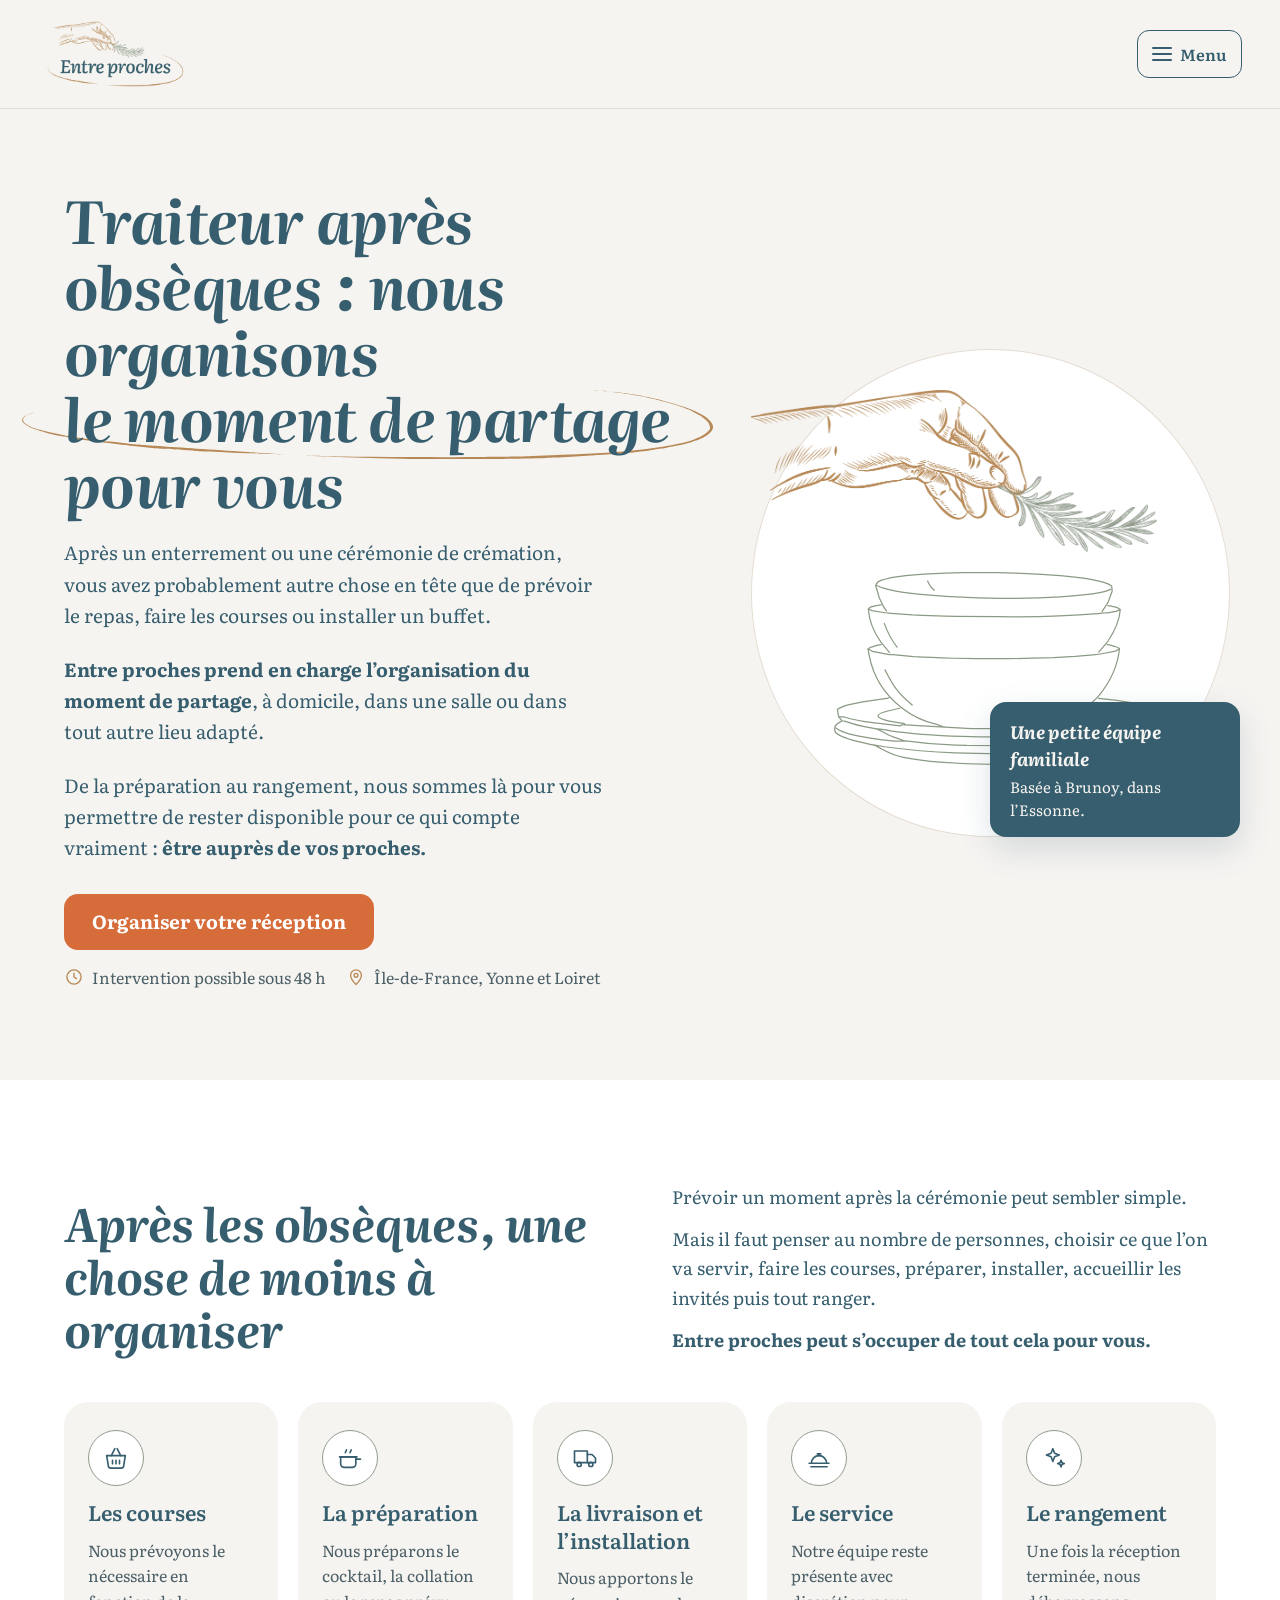
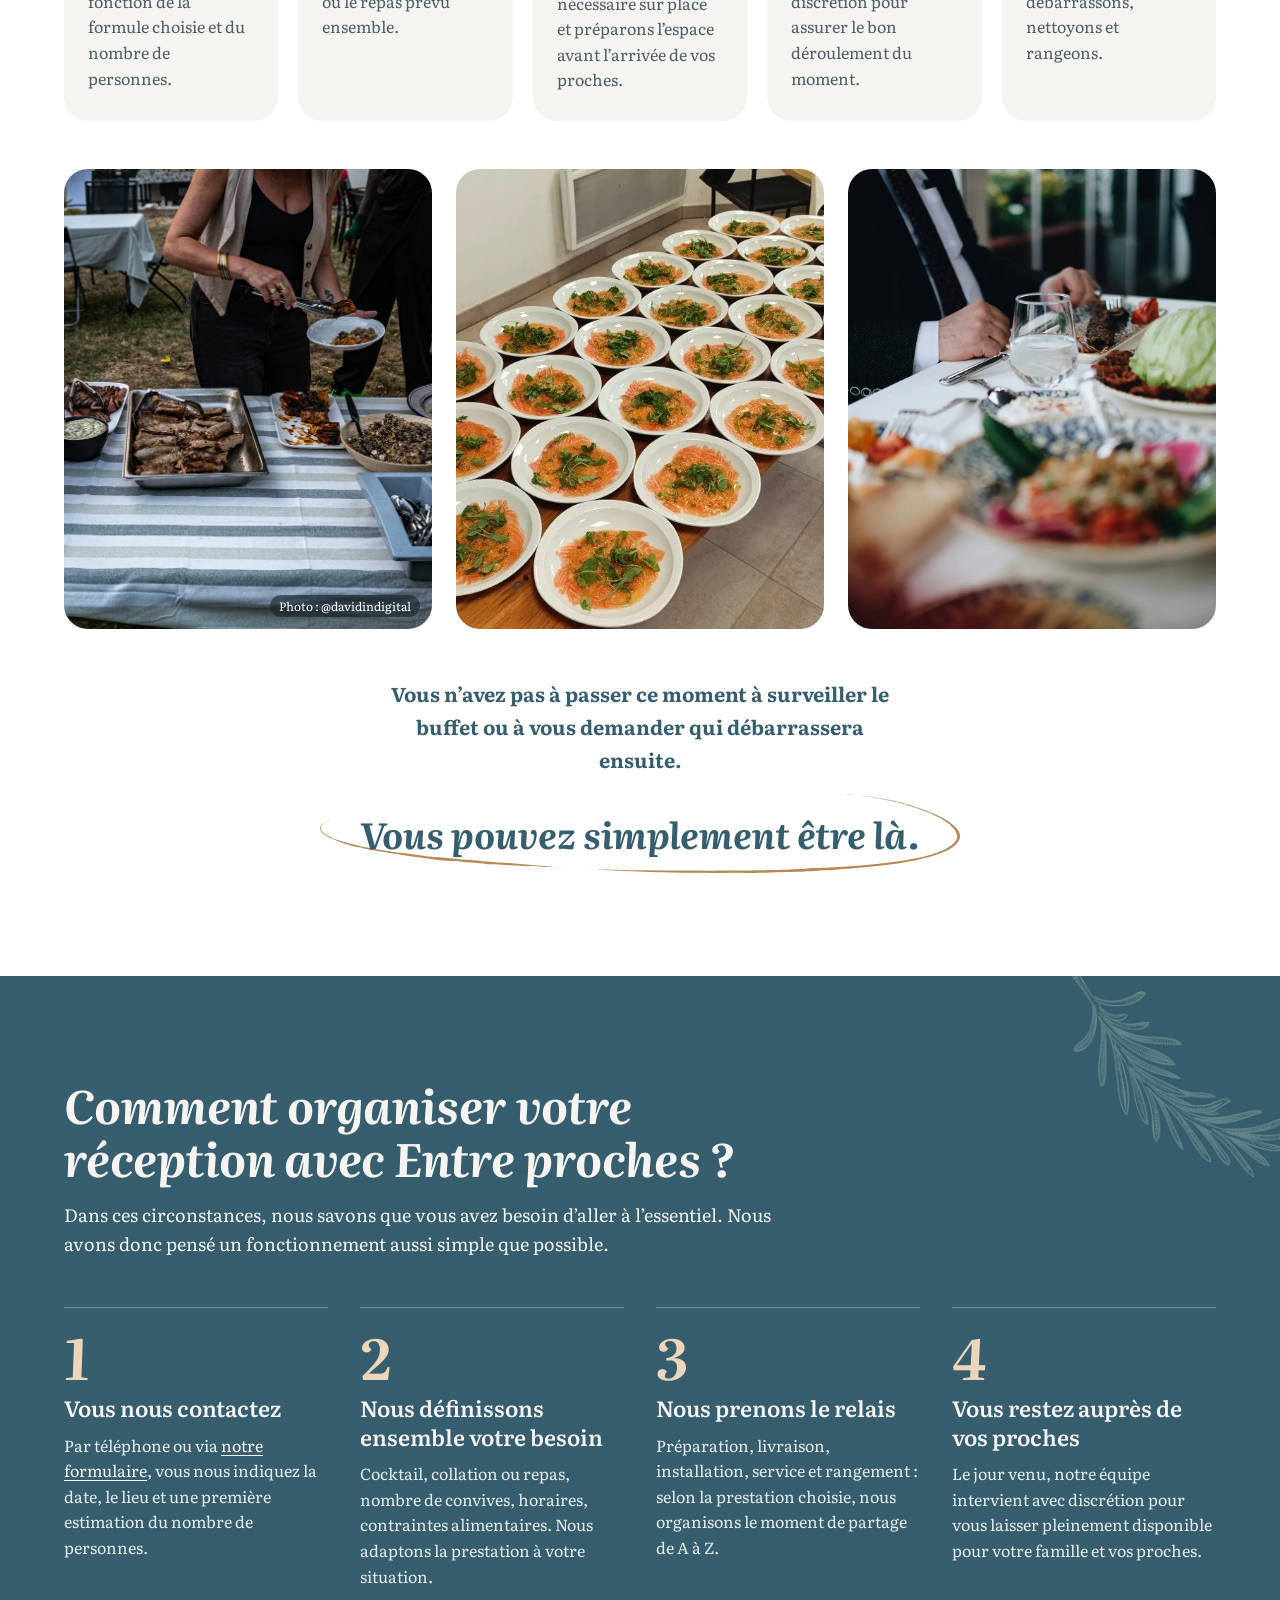
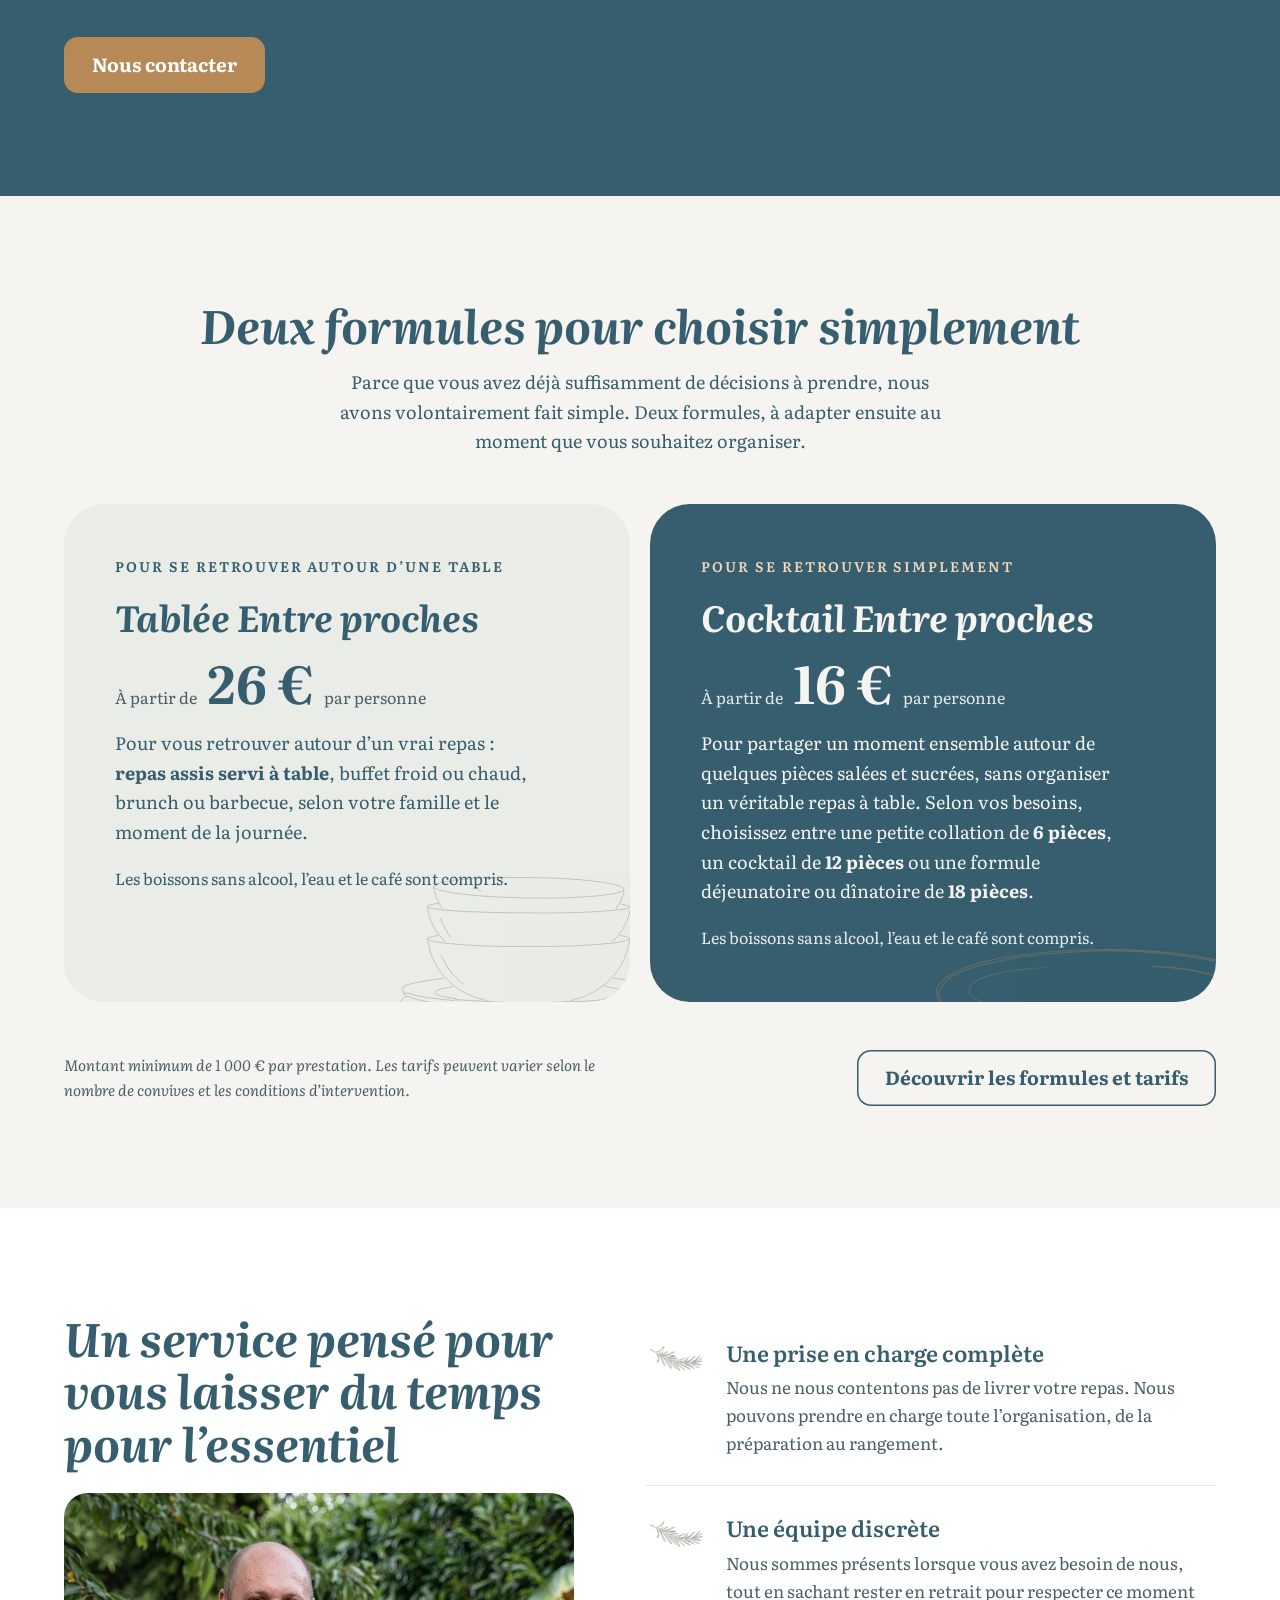
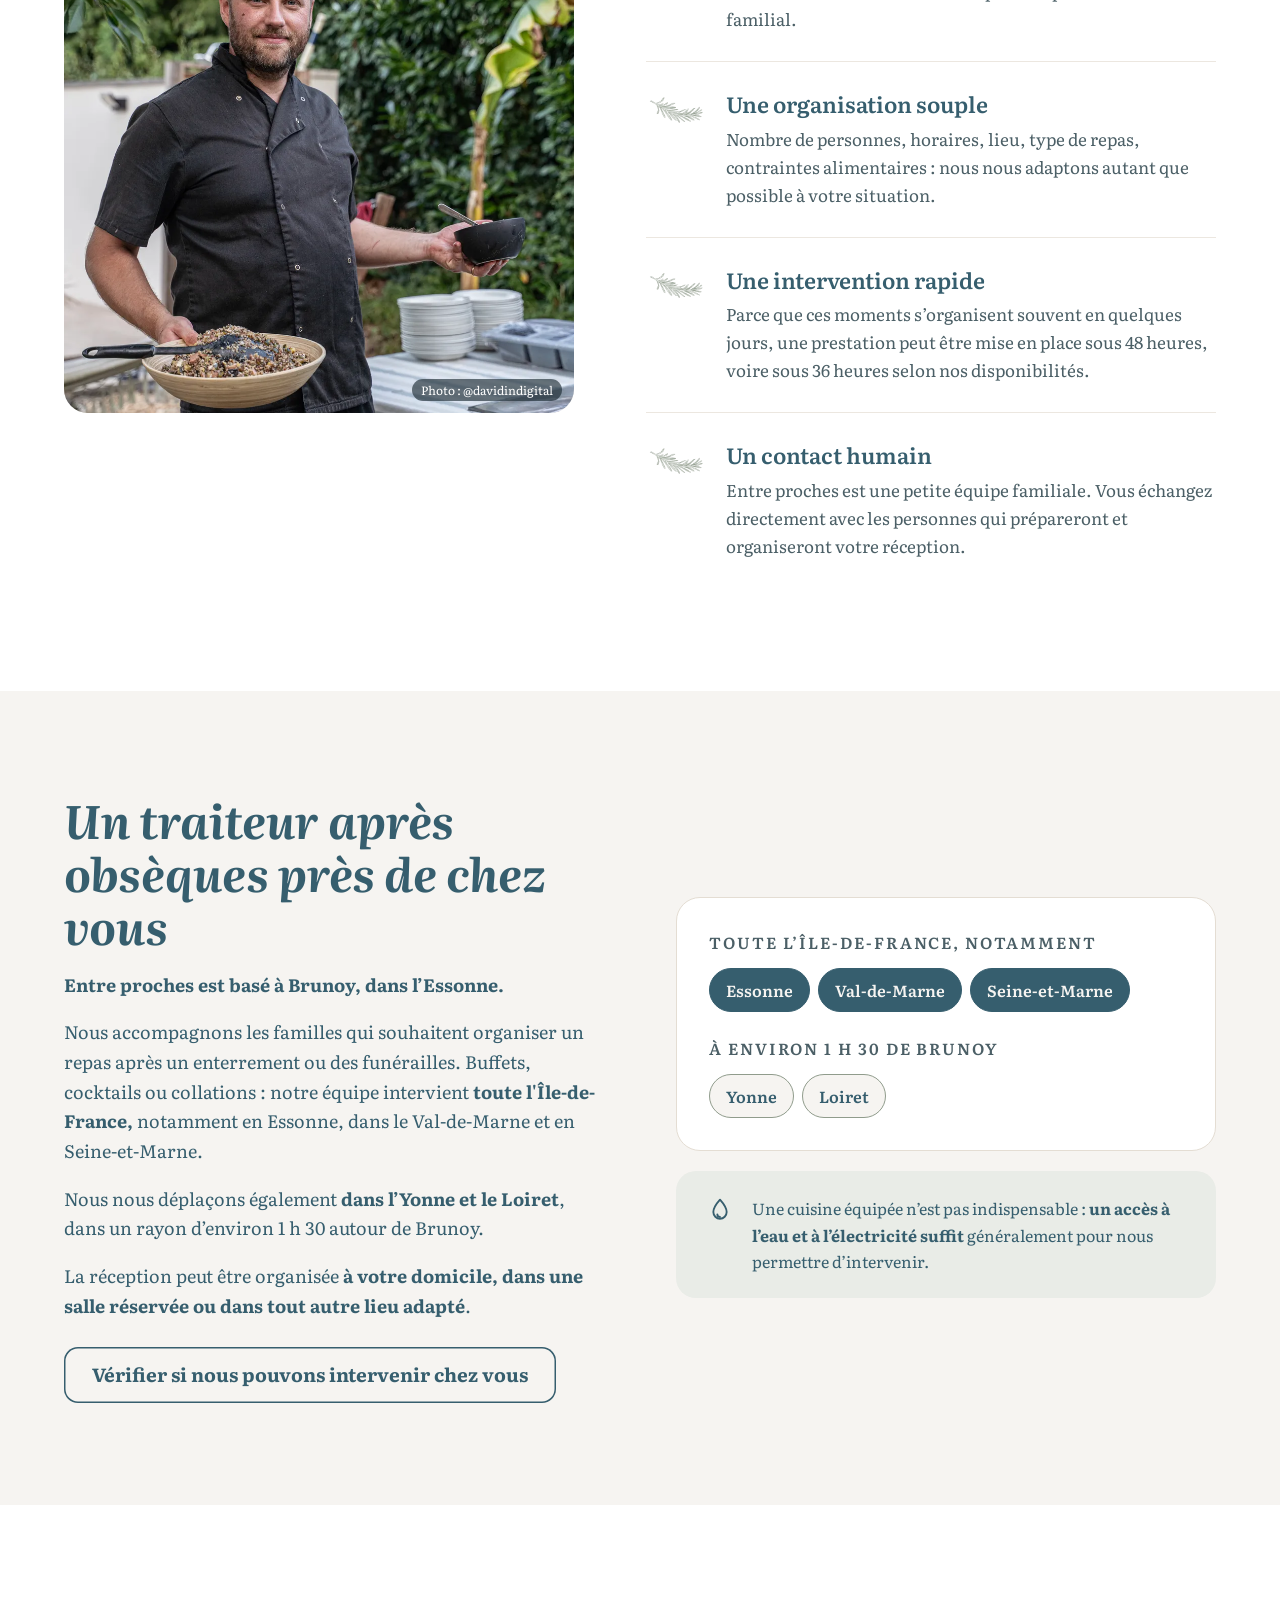
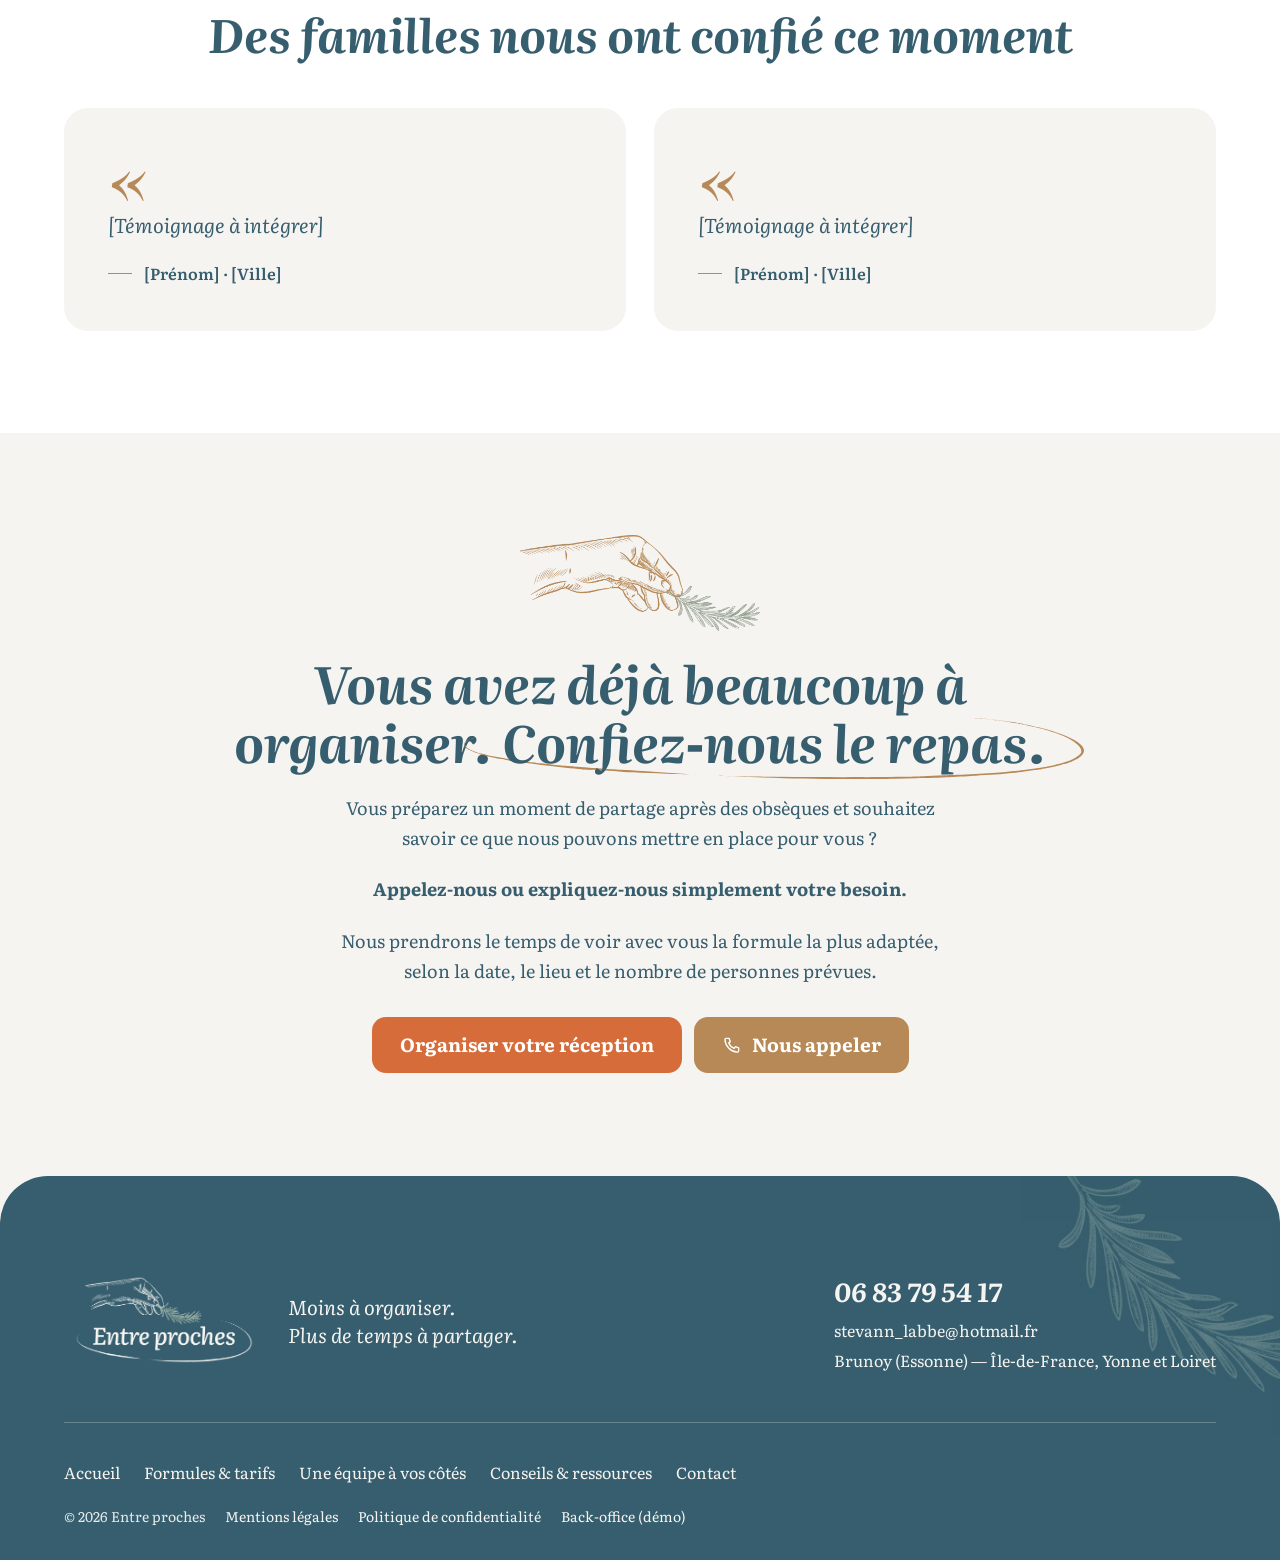
<file: index.html>
<!doctype html>
<html lang="fr">
<head>
<meta charset="utf-8">
<meta name="viewport" content="width=device-width, initial-scale=1">
<title>Traiteur après obsèques en Île-de-France | Entre proches</title>
<meta name="description" content="Entre proches organise votre repas après les obsèques : préparation, installation, service et rangement en Île-de-France et alentours.">
<meta name="robots" content="noindex, nofollow">
<meta property="og:type" content="website">
<meta property="og:locale" content="fr_FR">
<meta property="og:site_name" content="Entre proches">
<meta property="og:title" content="Traiteur après obsèques en Île-de-France | Entre proches">
<meta property="og:description" content="Entre proches organise votre repas après les obsèques : préparation, installation, service et rangement en Île-de-France et alentours.">
<meta name="theme-color" content="#365e6e">
<link rel="icon" type="image/png" sizes="32x32" href="assets/img/favicon-32.png">
<link rel="apple-touch-icon" href="assets/img/apple-touch-icon.png">
<link rel="preload" href="assets/fonts/literata-var.woff2" as="font" type="font/woff2" crossorigin>
<link rel="preload" href="assets/fonts/literata-italic-var.woff2" as="font" type="font/woff2" crossorigin>
<link rel="stylesheet" href="assets/css/style.css">
</head>
<body>
<a class="skip-link" href="#contenu">Aller au contenu</a>
<header class="site-header">
  <div class="site-header__inner">
    <a class="site-logo" href="./" aria-label="Entre proches – accueil"><img src="assets/img/logo-entre-proches.webp" alt="Entre proches" width="118" height="64"></a>
    <button class="nav-toggle" type="button" aria-expanded="false" aria-controls="site-nav"><span class="nav-toggle__bars"><span></span></span>Menu</button>
    <div class="site-nav" id="site-nav">
      <nav aria-label="Navigation principale"><ul class="nav-list"><li><a href="repas-apres-obseques/">Formules &amp; tarifs</a></li><li><a href="notre-equipe/">Une équipe à vos côtés</a></li><li><a href="conseils-et-ressources/">Conseils &amp; ressources</a></li><li><a href="contact/">Contact</a></li></ul></nav>
      <div class="header-actions">
        <a class="phone-link" href="tel:+33683795417"><svg class="icon" viewBox="0 0 24 24" aria-hidden="true"><path d="M5 4h3.5l1.5 4-2 1.3a11 11 0 0 0 6.7 6.7L16 14l4 1.5V19a1.5 1.5 0 0 1-1.6 1.5C10.6 20 4 13.4 3.5 5.6A1.5 1.5 0 0 1 5 4z"/></svg>06 83 79 54 17</a>
        <a class="btn btn--primary btn--sm" href="contact/">Organiser votre réception</a>
      </div>
    </div>
  </div>
</header>
<main id="contenu">

<section class="hero">
  <div class="container split">
    <div class="hero__text">
      <h1 class="h1">Traiteur après obsèques : nous organisons <span class="circled">le moment de partage</span> pour vous</h1>
      <p class="lead">Après un enterrement ou une cérémonie de crémation, vous avez probablement autre chose en tête que de prévoir le repas, faire les courses ou installer un buffet.</p>
      <p class="lead"><strong>Entre proches prend en charge l’organisation du moment de partage</strong>, à domicile, dans une salle ou dans tout autre lieu adapté.</p>
      <p class="lead">De la préparation au rangement, nous sommes là pour vous permettre de rester disponible pour ce qui compte vraiment : <strong>être auprès de vos proches.</strong></p>
      <div class="stack" style="gap:14px;margin-top:8px">
        <div class="btn-row"><a class="btn btn--primary" href="contact/">Organiser votre réception</a></div>
        <ul class="reassurance">
          <li><svg class="icon" viewBox="0 0 24 24" aria-hidden="true"><circle cx="12" cy="12" r="8.5"/><path d="M12 7.5V12l3 2"/></svg>Intervention possible sous 48 h</li>
          <li><svg class="icon" viewBox="0 0 24 24" aria-hidden="true"><path d="M12 21s-6.5-6.2-6.5-11a6.5 6.5 0 0 1 13 0c0 4.8-6.5 11-6.5 11z"/><circle cx="12" cy="10" r="2.3"/></svg>Île-de-France, Yonne et Loiret</li>
        </ul>
      </div>
    </div>
    <div>
      <div class="hero-visual">
        <div class="hero-visual__disc"></div>
        <img class="hero-visual__vaisselle" src="assets/img/vaisselle.svg" alt="" width="527" height="315">
        <img class="hero-visual__main" src="assets/img/main-romarin.webp" alt="Une main dépose un brin de romarin" width="900" height="359">
        <p class="hero-visual__card"><strong>Une petite équipe familiale</strong>Basée à Brunoy, dans l’Essonne.</p>
      </div>
    </div>
  </div>
</section>

<section class="section section--white" id="prestation">
  <div class="container stack--xl stack">
    <div class="split split--end" style="gap:24px 64px">
      <h2 class="h2">Après les obsèques, une chose de moins à organiser</h2>
      <div class="stack" style="gap:12px">
        <p>Prévoir un moment après la cérémonie peut sembler simple.</p>
        <p>Mais il faut penser au nombre de personnes, choisir ce que l’on va servir, faire les courses, préparer, installer, accueillir les invités puis tout ranger.</p>
        <p><strong>Entre proches peut s’occuper de tout cela pour vous.</strong></p>
      </div>
    </div>
    <ol class="grid grid--5 list-reset">
      <li class="card"><span class="icon-badge"><svg class="icon" viewBox="0 0 24 24" aria-hidden="true"><path d="M4 10h16l-1.5 9a2 2 0 0 1-2 1.7h-9a2 2 0 0 1-2-1.7z"/><path d="M8 10l3-6M16 10l-3-6"/><path d="M9 14v3M12 14v3M15 14v3"/></svg></span><h3 class="h3">Les courses</h3><p>Nous prévoyons le nécessaire en fonction de la formule choisie et du nombre de personnes.</p></li>
      <li class="card"><span class="icon-badge"><svg class="icon" viewBox="0 0 24 24" aria-hidden="true"><path d="M4 11h13v6a3 3 0 0 1-3 3H7a3 3 0 0 1-3-3z"/><path d="M17 13h4"/><path d="M3 11h15"/><path d="M8 7.5c0-1 1-1.2 1-2.5M12 7.5c0-1 1-1.2 1-2.5"/></svg></span><h3 class="h3">La préparation</h3><p>Nous préparons le cocktail, la collation ou le repas prévu ensemble.</p></li>
      <li class="card"><span class="icon-badge"><svg class="icon" viewBox="0 0 24 24" aria-hidden="true"><path d="M3 6h11v10H3z"/><path d="M14 9h4l3 3v4h-7"/><circle cx="7" cy="17.5" r="1.8"/><circle cx="17" cy="17.5" r="1.8"/></svg></span><h3 class="h3">La livraison et l’installation</h3><p>Nous apportons le nécessaire sur place et préparons l’espace avant l’arrivée de vos proches.</p></li>
      <li class="card"><span class="icon-badge"><svg class="icon" viewBox="0 0 24 24" aria-hidden="true"><path d="M5.5 16.5a6.5 6.5 0 0 1 13 0"/><path d="M3.5 16.5h17"/><path d="M12 10V8.5"/><path d="M10.5 8.5h3"/><path d="M5 19.5h14"/></svg></span><h3 class="h3">Le service</h3><p>Notre équipe reste présente avec discrétion pour assurer le bon déroulement du moment.</p></li>
      <li class="card"><span class="icon-badge"><svg class="icon" viewBox="0 0 24 24" aria-hidden="true"><path d="M11 4l1.5 4L16.5 9.5 12.5 11 11 15 9.5 11 5.5 9.5 9.5 8z"/><path d="M18 14l.8 2 2 .8-2 .8-.8 2-.8-2-2-.8 2-.8z"/></svg></span><h3 class="h3">Le rangement</h3><p>Une fois la réception terminée, nous débarrassons, nettoyons et rangeons.</p></li>
    </ol>
    <div class="grid grid--3">
      <figure class="credit"><img class="photo photo--portrait" src="assets/img/photos/buffet-convives.webp" alt="Des convives se servent au buffet dressé par Entre proches" width="1400" height="933" loading="lazy"><figcaption class="photo-credit"><a href="https://www.instagram.com/davidindigital/" target="_blank" rel="noopener">Photo : @davidindigital</a></figcaption></figure>
      <img class="photo photo--portrait" src="assets/img/photos/assiettes.webp" alt="Assiettes d’entrée dressées avant le service" width="1200" height="1200" loading="lazy">
      <img class="photo photo--portrait" src="assets/img/photos/repas-table.webp" alt="Un convive attablé devant un repas servi" width="1048" height="1400" loading="lazy">
    </div>
    <div class="closing">
      <p style="max-width:44ch;font-size:20px"><strong>Vous n’avez pas à passer ce moment à surveiller le buffet ou à vous demander qui débarrassera ensuite.</strong></p>
      <p class="closing__line">Vous pouvez simplement être là.</p>
    </div>
  </div>
</section>

<section class="section section--blue">
  <img class="band-icon" src="assets/img/icone-romarin.webp" alt="" width="300" height="300" loading="lazy">
  <div class="container stack stack--xl" style="position:relative">
    <div class="stack" style="max-width:760px">
      <h2 class="h2">Comment organiser votre réception avec Entre proches ?</h2>
      <p>Dans ces circonstances, nous savons que vous avez besoin d’aller à l’essentiel. Nous avons donc pensé un fonctionnement aussi simple que possible.</p>
    </div>
    <ol class="grid grid--4 list-reset steps">
      <li><span class="steps__num" aria-hidden="true">1</span><h3 class="h3" style="font-size:22px">Vous nous contactez</h3><p>Par téléphone ou via <a href="contact/">notre formulaire</a>, vous nous indiquez la date, le lieu et une première estimation du nombre de personnes.</p></li>
      <li><span class="steps__num" aria-hidden="true">2</span><h3 class="h3" style="font-size:22px">Nous définissons ensemble votre besoin</h3><p>Cocktail, collation ou repas, nombre de convives, horaires, contraintes alimentaires. Nous adaptons la prestation à votre situation.</p></li>
      <li><span class="steps__num" aria-hidden="true">3</span><h3 class="h3" style="font-size:22px">Nous prenons le relais</h3><p>Préparation, livraison, installation, service et rangement : selon la prestation choisie, nous organisons le moment de partage de A à Z.</p></li>
      <li><span class="steps__num" aria-hidden="true">4</span><h3 class="h3" style="font-size:22px">Vous restez auprès de vos proches</h3><p>Le jour venu, notre équipe intervient avec discrétion pour vous laisser pleinement disponible pour votre famille et vos proches.</p></li>
    </ol>
    <div><a class="btn btn--contact" href="contact/">Nous contacter</a></div>
  </div>
</section>

<section class="section section--neutre" id="formules">
  <div class="container stack stack--xl">
    <div class="stack center">
      <h2 class="h2">Deux formules pour choisir simplement</h2>
      <p class="measure">Parce que vous avez déjà suffisamment de décisions à prendre, nous avons volontairement fait simple. Deux formules, à adapter ensuite au moment que vous souhaitez organiser.</p>
    </div>
    <div class="grid grid--2">
      <article class="formule formule--sauge">
        <p class="formule__tag">Pour se retrouver autour d’une table</p>
        <h3 class="formule__title">Tablée Entre proches</h3>
        <p class="formule__price"><span>À partir de</span><strong><span data-price="tablee">26</span> €</strong><span>par personne</span></p>
        <p class="formule__text">Pour vous retrouver autour d’un vrai repas : <strong>repas assis servi à table</strong>, buffet froid ou chaud, brunch ou barbecue, selon votre famille et le moment de la journée.</p>
        <p class="formule__sub">Les boissons sans alcool, l’eau et le café sont compris.</p>
        <img class="formule__deco" src="assets/img/vaisselle.svg" alt="" width="527" height="315" loading="lazy">
      </article>
      <article class="formule formule--blue">
        <p class="formule__tag">Pour se retrouver simplement</p>
        <h3 class="formule__title">Cocktail Entre proches</h3>
        <p class="formule__price"><span>À partir de</span><strong><span data-price="collation">16</span> €</strong><span>par personne</span></p>
        <p class="formule__text">Pour partager un moment ensemble autour de quelques pièces salées et sucrées, sans organiser un véritable repas à table. Selon vos besoins, choisissez entre une petite collation de <strong>6 pièces</strong>, un cocktail de <strong>12 pièces</strong> ou une formule déjeunatoire ou dînatoire de <strong>18 pièces</strong>.</p>
        <p class="formule__sub">Les boissons sans alcool, l’eau et le café sont compris.</p>
        <img class="formule__deco" src="assets/img/assiette.svg" alt="" width="640" height="176" loading="lazy">
      </article>
    </div>
    <div class="row-between">
      <p class="note measure">Montant minimum de 1 000 € par prestation. Les tarifs peuvent varier selon le nombre de convives et les conditions d’intervention.</p>
      <a class="btn btn--outline" href="repas-apres-obseques/">Découvrir les formules et tarifs</a>
    </div>
  </div>
</section>

<section class="section section--white">
  <div class="container split split--top">
    <div class="stack stack--lg">
      <h2 class="h2">Un service pensé pour vous laisser du temps pour l’essentiel</h2>
      <figure class="credit"><img class="photo photo--portrait photo--top" style="max-height:520px" src="assets/img/photos/stevann-hd.webp" alt="Stevann, fondateur d’Entre proches, devant un buffet" width="1006" height="1400" loading="lazy"><figcaption class="photo-credit"><a href="https://www.instagram.com/davidindigital/" target="_blank" rel="noopener">Photo : @davidindigital</a></figcaption></figure>
    </div>
    <ul class="list-reset reasons" style="flex-basis:480px">
      <li><img class="laurier" src="assets/img/laurier.webp" alt="" width="56" height="33" loading="lazy"><div class="stack" style="gap:6px"><h3 class="h3" style="font-size:22px">Une prise en charge complète</h3><p>Nous ne nous contentons pas de livrer votre repas. Nous pouvons prendre en charge toute l’organisation, de la préparation au rangement.</p></div></li>
      <li><img class="laurier" src="assets/img/laurier.webp" alt="" width="56" height="33" loading="lazy"><div class="stack" style="gap:6px"><h3 class="h3" style="font-size:22px">Une équipe discrète</h3><p>Nous sommes présents lorsque vous avez besoin de nous, tout en sachant rester en retrait pour respecter ce moment familial.</p></div></li>
      <li><img class="laurier" src="assets/img/laurier.webp" alt="" width="56" height="33" loading="lazy"><div class="stack" style="gap:6px"><h3 class="h3" style="font-size:22px">Une organisation souple</h3><p>Nombre de personnes, horaires, lieu, type de repas, contraintes alimentaires : nous nous adaptons autant que possible à votre situation.</p></div></li>
      <li><img class="laurier" src="assets/img/laurier.webp" alt="" width="56" height="33" loading="lazy"><div class="stack" style="gap:6px"><h3 class="h3" style="font-size:22px">Une intervention rapide</h3><p>Parce que ces moments s’organisent souvent en quelques jours, une prestation peut être mise en place sous 48 heures, voire sous 36 heures selon nos disponibilités.</p></div></li>
      <li><img class="laurier" src="assets/img/laurier.webp" alt="" width="56" height="33" loading="lazy"><div class="stack" style="gap:6px"><h3 class="h3" style="font-size:22px">Un contact humain</h3><p>Entre proches est une petite équipe familiale. Vous échangez directement avec les personnes qui prépareront et organiseront votre réception.</p></div></li>
    </ul>
  </div>
</section>

<section class="section section--neutre" id="zone">
  <div class="container split">
    <div class="stack" style="gap:18px">
      <h2 class="h2">Un traiteur après obsèques près de chez vous</h2>
      <p><strong>Entre proches est basé à Brunoy, dans l’Essonne.</strong></p>
      <p>Nous accompagnons les familles qui souhaitent organiser un repas après un enterrement ou des funérailles. Buffets, cocktails ou collations : notre équipe intervient <strong>toute l'Île-de-France,</strong> notamment en Essonne, dans le Val-de-Marne et en Seine-et-Marne.</p>
      <p>Nous nous déplaçons également <strong>dans l’Yonne et le Loiret</strong>, dans un rayon d’environ 1 h 30 autour de Brunoy.</p>
      <p>La réception peut être organisée <strong>à votre domicile, dans une salle réservée ou dans tout autre lieu adapté</strong>.</p>
      <div style="margin-top:8px"><a class="btn btn--outline" href="contact/#simulateur">Vérifier si nous pouvons intervenir chez vous</a></div>
    </div>
    <div class="stack" style="gap:20px">
      <div class="card card--white stack" style="padding:32px;gap:24px">
        <div class="stack" style="gap:12px"><p class="label-caps">Toute l’Île-de-France, notamment</p>
          <ul class="chips"><li class="chip chip--blue">Essonne</li><li class="chip chip--blue">Val-de-Marne</li><li class="chip chip--blue">Seine-et-Marne</li></ul></div>
        <div class="stack" style="gap:12px"><p class="label-caps">À environ 1 h 30 de Brunoy</p>
          <ul class="chips"><li class="chip">Yonne</li><li class="chip">Loiret</li></ul></div>
      </div>
      <p class="infobox"><svg class="icon" viewBox="0 0 24 24" aria-hidden="true"><path d="M12 3.5s-5 5.6-5 9.3a5 5 0 0 0 10 0c0-3.7-5-9.3-5-9.3z"/><path d="M10 14.5a2 2 0 0 0 2 2"/></svg><span>Une cuisine équipée n’est pas indispensable : <strong>un accès à l’eau et à l’électricité suffit</strong> généralement pour nous permettre d’intervenir.</span></p>
    </div>
  </div>
</section>

<section class="section section--white" id="temoignages" data-cms="temoignages">
  <div class="container stack stack--xl">
    <h2 class="h2" style="text-align:center">Des familles nous ont confié ce moment</h2>
    <div class="grid grid--2" style="gap:28px">
      <figure class="quote"><span class="quote__mark" aria-hidden="true">«</span><blockquote>[Témoignage à intégrer]</blockquote><figcaption>[Prénom] · [Ville]</figcaption></figure>
      <figure class="quote"><span class="quote__mark" aria-hidden="true">«</span><blockquote>[Témoignage à intégrer]</blockquote><figcaption>[Prénom] · [Ville]</figcaption></figure>
    </div>
  </div>
</section>

<section class="section section--neutre">
  <div class="container--text stack center" style="gap:22px">
    <img src="assets/img/main-romarin.webp" alt="" width="240" height="96" loading="lazy" style="width:240px">
    <h2 class="h2" style="font-size:clamp(30px,4vw,52px)">Vous avez déjà beaucoup à organiser. <span class="circled">Confiez-nous le repas.</span></h2>
    <p class="measure">Vous préparez un moment de partage après des obsèques et souhaitez savoir ce que nous pouvons mettre en place pour vous ?</p>
    <p><strong>Appelez-nous ou expliquez-nous simplement votre besoin.</strong></p>
    <p class="measure">Nous prendrons le temps de voir avec vous la formule la plus adaptée, selon la date, le lieu et le nombre de personnes prévues.</p>
    <div class="btn-row btn-row--center" style="margin-top:10px">
      <a class="btn btn--primary" href="contact/">Organiser votre réception</a>
      <a class="btn btn--contact" href="tel:+33683795417"><svg class="icon" viewBox="0 0 24 24" aria-hidden="true"><path d="M5 4h3.5l1.5 4-2 1.3a11 11 0 0 0 6.7 6.7L16 14l4 1.5V19a1.5 1.5 0 0 1-1.6 1.5C10.6 20 4 13.4 3.5 5.6A1.5 1.5 0 0 1 5 4z"/></svg>Nous appeler</a>
    </div>
  </div>
</section>

</main>
<footer class="site-footer">
  <img class="site-footer__deco" src="assets/img/icone-romarin.webp" alt="" width="300" height="300" loading="lazy">
  <div class="site-footer__inner">
    <div class="site-footer__top">
      <div class="site-footer__brand">
        <img src="assets/img/logo-entre-proches-clair.webp" alt="Entre proches" width="200" height="109" loading="lazy">
        <p class="site-footer__tagline">Moins à organiser.<br>Plus de temps à partager.</p>
      </div>
      <div class="site-footer__contact">
        <a class="site-footer__phone" href="tel:+33683795417">06 83 79 54 17</a>
        <a href="mailto:stevann_labbe@hotmail.fr">stevann_labbe@hotmail.fr</a>
        <p>Brunoy (Essonne) — Île-de-France, Yonne et Loiret</p>
      </div>
    </div>
    <div class="site-footer__bottom">
      <nav aria-label="Pied de page"><ul class="footer-nav">
        <li><a href="./">Accueil</a></li>
        <li><a href="repas-apres-obseques/">Formules &amp; tarifs</a></li>
        <li><a href="notre-equipe/">Une équipe à vos côtés</a></li>
        <li><a href="conseils-et-ressources/">Conseils &amp; ressources</a></li>
        <li><a href="contact/">Contact</a></li>
      </ul></nav>
      <p class="legal"><span>© <span data-year>2026</span> Entre proches</span><a href="mentions-legales/">Mentions légales</a><a href="politique-de-confidentialite/">Politique de confidentialité</a><a href="admin/">Back-office (démo)</a></p>
    </div>
  </div>
</footer>
<script src="assets/js/cms-defaults.js" defer></script>
<script src="assets/js/demo-cms.js" defer></script>
<script src="assets/js/main.js" defer></script>
</body>
</html>
</file>
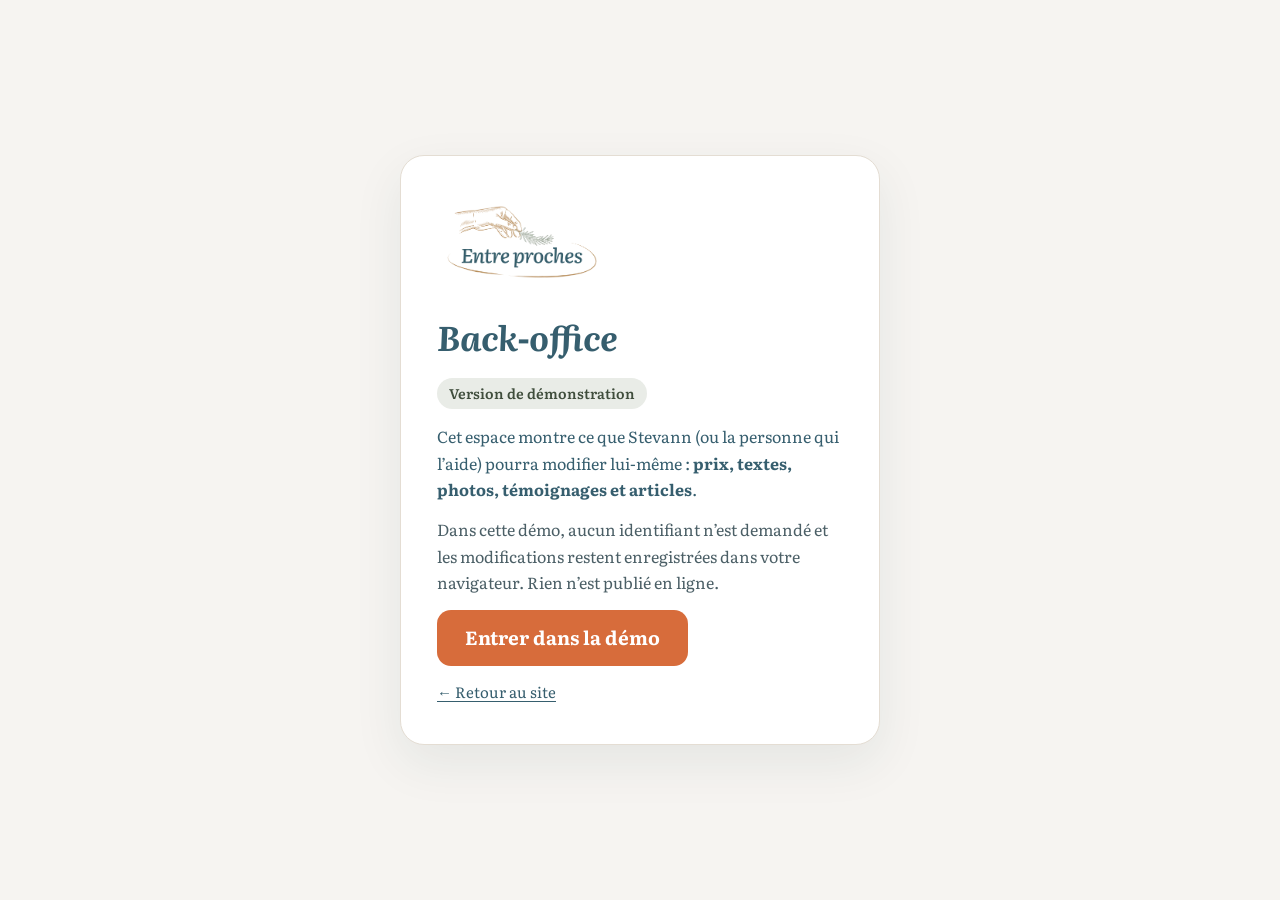
<file: admin/index.html>
<!doctype html>
<html lang="fr">
<head>
<meta charset="utf-8">
<meta name="viewport" content="width=device-width, initial-scale=1">
<title>Back-office (démo) | Entre proches</title>
<meta name="robots" content="noindex, nofollow">
<link rel="icon" type="image/png" sizes="32x32" href="../assets/img/favicon-32.png">
<link rel="preload" href="../assets/fonts/literata-var.woff2" as="font" type="font/woff2" crossorigin>
<link rel="stylesheet" href="../assets/css/style.css">
<link rel="stylesheet" href="../assets/css/admin.css">
</head>
<body class="adm">

<!-- Écran d'accueil (démo : aucun identifiant demandé) -->
<div class="adm-login" id="login">
  <div class="adm-login__card">
    <img src="../assets/img/logo-entre-proches.webp" alt="Entre proches" width="170" height="92">
    <h1>Back-office</h1>
    <p class="adm-badge">Version de démonstration</p>
    <p>Cet espace montre ce que Stevann (ou la personne qui l’aide) pourra modifier lui-même : <strong>prix, textes, photos, témoignages et articles</strong>.</p>
    <p class="adm-muted">Dans cette démo, aucun identifiant n’est demandé et les modifications restent enregistrées dans votre navigateur. Rien n’est publié en ligne.</p>
    <button class="btn btn--primary" type="button" id="entrer">Entrer dans la démo</button>
    <a class="adm-link" href="../">← Retour au site</a>
  </div>
</div>

<div class="adm-app" id="app" hidden>
  <aside class="adm-side">
    <a class="adm-side__logo" href="../"><img src="../assets/img/logo-entre-proches-clair.webp" alt="Entre proches" width="150" height="82"></a>
    <p class="adm-side__label">Back-office · démo</p>
    <nav class="adm-nav" aria-label="Back-office">
      <button type="button" data-tab="accueil" aria-current="page"><span aria-hidden="true">⌂</span>Tableau de bord</button>
      <button type="button" data-tab="prix"><span aria-hidden="true">€</span>Prix &amp; formules</button>
      <button type="button" data-tab="pages"><span aria-hidden="true">✎</span>Textes &amp; photos</button>
      <button type="button" data-tab="temoignages"><span aria-hidden="true">❝</span>Témoignages</button>
      <button type="button" data-tab="articles"><span aria-hidden="true">≡</span>Articles</button>
    </nav>
    <div class="adm-side__bottom">
      <a href="../" target="_blank" rel="noopener">Voir le site ↗</a>
      <button type="button" id="reset-all">Réinitialiser la démo</button>
    </div>
  </aside>

  <main class="adm-main" id="adm-main">
    <p class="adm-notice"><strong>Démonstration</strong> — les modifications sont enregistrées uniquement dans ce navigateur et visibles sur le site depuis cet ordinateur. Rien n’est publié en ligne.</p>

    <!-- Tableau de bord -->
    <section data-panel="accueil">
      <h1 class="adm-title">Bonjour Stevann</h1>
      <p class="adm-lead">Que souhaitez-vous mettre à jour aujourd’hui ?</p>
      <div class="adm-cards" id="dash-cards"></div>
      <div class="adm-box">
        <h2>Sauvegarder ou transférer les modifications</h2>
        <p class="adm-muted">Le fichier exporté contient tous les changements (prix, textes, photos, témoignages, articles). Il pourra être réimporté, ou transmis à La Buon’Com pour les mettre en ligne sur le vrai site.</p>
        <div class="adm-actions">
          <button class="btn btn--outline btn--sm" type="button" id="export">Exporter (.json)</button>
          <label class="btn btn--outline btn--sm adm-file">Importer un fichier<input type="file" accept="application/json" id="import" hidden></label>
        </div>
        <p class="adm-muted adm-small" id="storage"></p>
      </div>
    </section>

    <!-- Prix -->
    <section data-panel="prix" hidden>
      <h1 class="adm-title">Prix &amp; formules</h1>
      <p class="adm-lead">Les prix sont mis à jour partout : accueil, page Formules &amp; tarifs, page Contact et simulateur.</p>
      <form id="form-prix" class="adm-box">
        <h2>Tablée Entre proches</h2>
        <div class="adm-grid" data-group="tablee"></div>
        <h2>Cocktail Entre proches</h2>
        <div class="adm-grid" data-group="cocktail"></div>
        <h2>Options et conditions</h2>
        <div class="adm-grid" data-group="options"></div>
        <div class="adm-actions">
          <button class="btn btn--primary" type="submit">Enregistrer les prix</button>
          <button class="btn btn--outline" type="button" id="prix-defaut">Remettre les prix d’origine</button>
          <a class="adm-link" href="../repas-apres-obseques/" target="_blank" rel="noopener">Voir la page Formules ↗</a>
        </div>
      </form>
    </section>

    <!-- Textes & photos -->
    <section data-panel="pages" hidden>
      <h1 class="adm-title">Textes &amp; photos</h1>
      <p class="adm-lead">Choisissez une page, puis <strong>cliquez directement sur un texte pour le modifier</strong>, ou <strong>sur une photo pour la remplacer</strong>. L’enregistrement est automatique.</p>
      <div class="adm-toolbar">
        <label>Page
          <select id="page-select">
            <option value="index.html">Accueil</option>
            <option value="repas-apres-obseques/index.html">Formules &amp; tarifs</option>
            <option value="notre-equipe/index.html">Une équipe à vos côtés</option>
            <option value="conseils-et-ressources/index.html">Conseils &amp; ressources</option>
            <option value="contact/index.html">Contact</option>
            <option value="mentions-legales/index.html">Mentions légales</option>
            <option value="politique-de-confidentialite/index.html">Politique de confidentialité</option>
          </select>
        </label>
        <span class="adm-status" id="edit-status">Prêt</span>
        <button class="btn btn--outline btn--sm" type="button" id="page-reset">Annuler les modifications de cette page</button>
      </div>
      <p class="adm-muted adm-small">Les prix se changent dans « Prix &amp; formules », les témoignages et les articles dans leurs onglets.</p>
      <div class="adm-frame"><iframe id="page-frame" title="Aperçu modifiable de la page"></iframe></div>
    </section>

    <!-- Témoignages -->
    <section data-panel="temoignages" hidden>
      <h1 class="adm-title">Témoignages</h1>
      <p class="adm-lead">Affichés sur la page d’accueil, dans la section « Des familles nous ont confié ce moment ».</p>
      <div id="temo-list" class="adm-list"></div>
      <form id="form-temo" class="adm-box">
        <h2 id="temo-form-title">Ajouter un témoignage</h2>
        <label class="adm-field">Témoignage<textarea name="texte" rows="4" required maxlength="600" placeholder="Ce que la famille a écrit…"></textarea></label>
        <div class="adm-grid">
          <label class="adm-field">Prénom (ou initiale)<input name="prenom" required maxlength="40" placeholder="Marie"></label>
          <label class="adm-field">Ville<input name="ville" maxlength="40" placeholder="Brunoy"></label>
        </div>
        <p class="adm-muted adm-small">Uniquement des avis réels, avec l’accord de la personne.</p>
        <div class="adm-actions">
          <button class="btn btn--primary" type="submit">Enregistrer</button>
          <button class="btn btn--outline" type="button" id="temo-cancel" hidden>Annuler</button>
        </div>
      </form>
    </section>

    <!-- Articles -->
    <section data-panel="articles" hidden>
      <h1 class="adm-title">Articles</h1>
      <p class="adm-lead">Les articles de la page « Conseils &amp; ressources ». Un article non publié s’affiche « Article à paraître ».</p>
      <div class="adm-actions" style="margin-bottom:18px"><button class="btn btn--primary btn--sm" type="button" id="art-new">+ Nouvel article</button></div>
      <div id="art-list" class="adm-list"></div>
      <form id="form-art" class="adm-box" hidden>
        <h2 id="art-form-title">Modifier l’article</h2>
        <div class="adm-grid">
          <label class="adm-field">Catégorie<input name="tag" maxlength="30" required></label>
          <label class="adm-field adm-check"><input type="checkbox" name="publie"> Publié</label>
        </div>
        <label class="adm-field">Titre<input name="titre" maxlength="140" required></label>
        <label class="adm-field">Résumé (affiché sur la carte)<textarea name="resume" rows="3" maxlength="400" required></textarea></label>
        <label class="adm-field">Contenu de l’article<textarea name="contenu" rows="12" placeholder="Séparez les paragraphes par une ligne vide."></textarea></label>
        <div class="adm-photo">
          <img id="art-img" alt="" hidden>
          <label class="btn btn--outline btn--sm adm-file">Changer la photo<input type="file" accept="image/*" id="art-file" hidden></label>
        </div>
        <div class="adm-actions">
          <button class="btn btn--primary" type="submit">Enregistrer l’article</button>
          <button class="btn btn--outline" type="button" id="art-cancel">Fermer</button>
          <button class="adm-danger" type="button" id="art-delete">Supprimer l’article</button>
        </div>
      </form>
    </section>
  </main>
</div>

<div class="adm-toast" id="toast" role="status" aria-live="polite"></div>

<script src="../assets/js/cms-defaults.js"></script>
<script src="../assets/js/demo-cms.js"></script>
<script src="../assets/js/admin.js"></script>
</body>
</html>
</file>
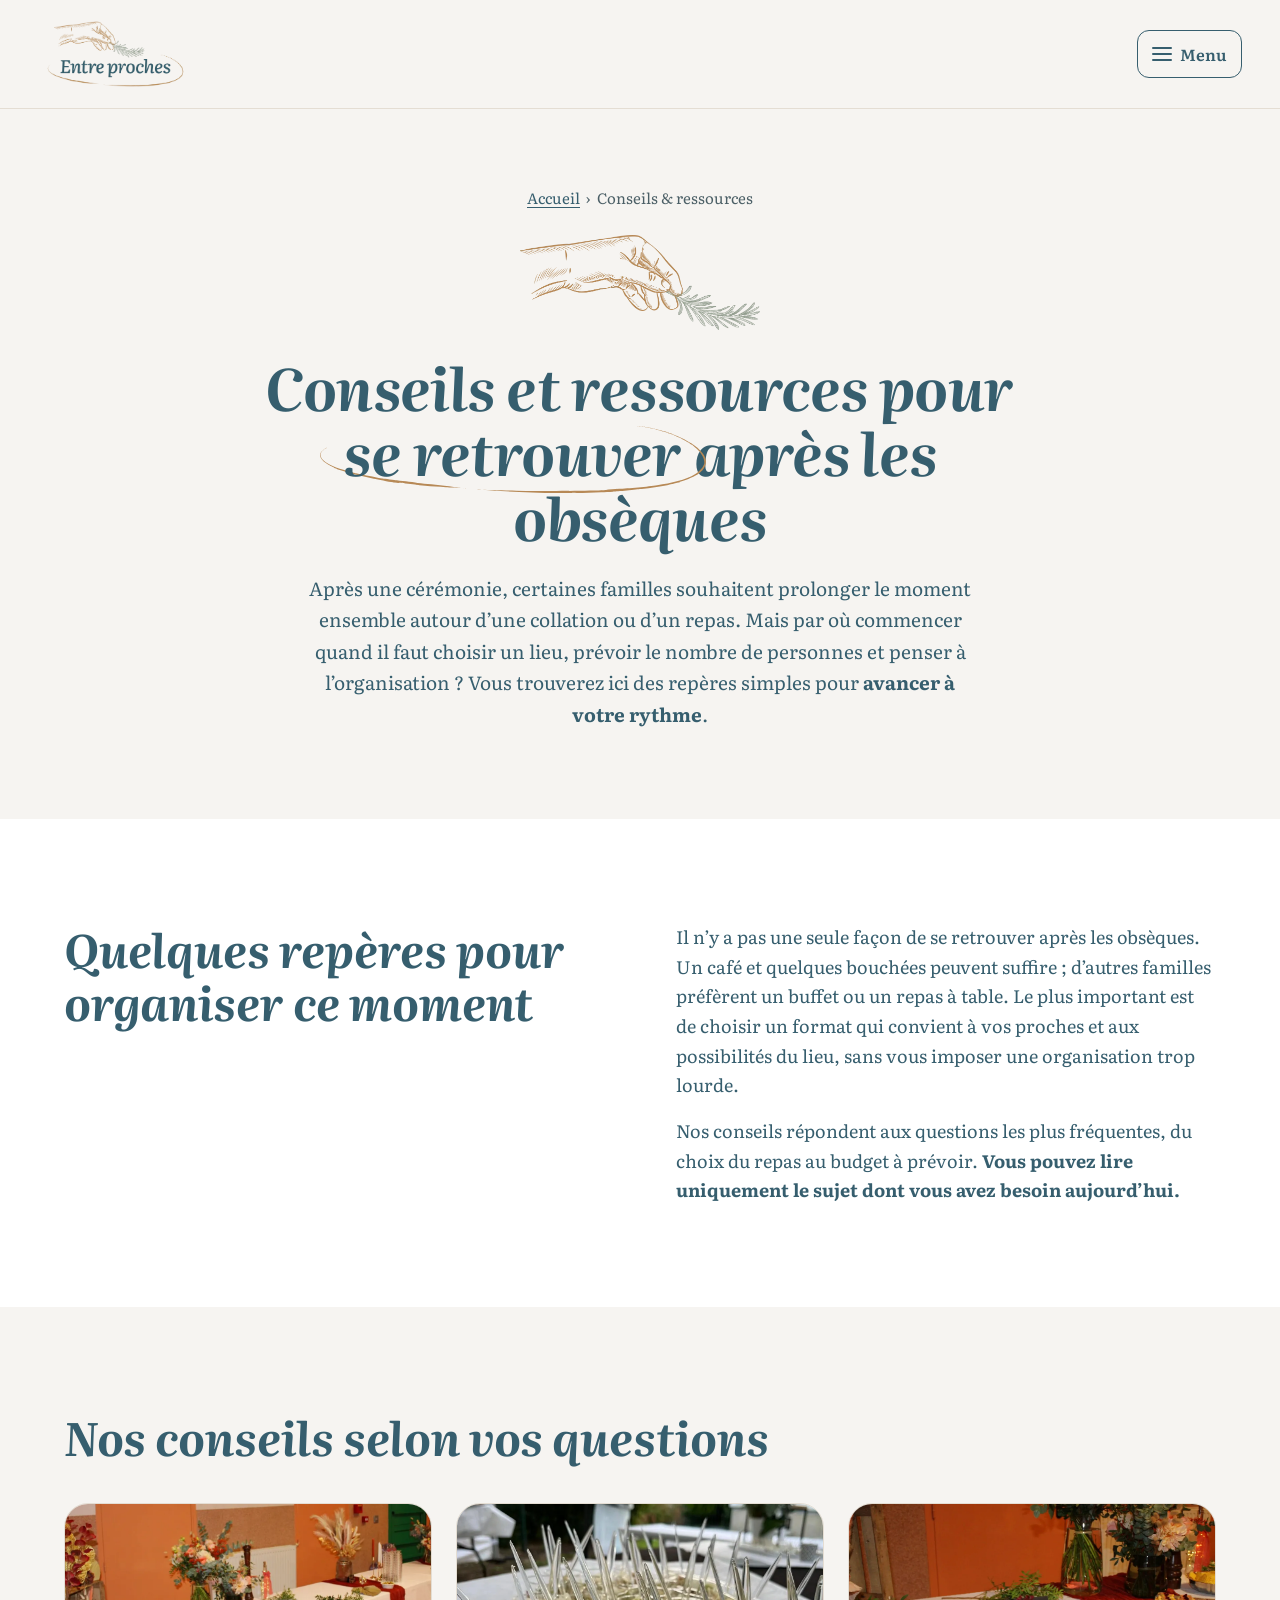
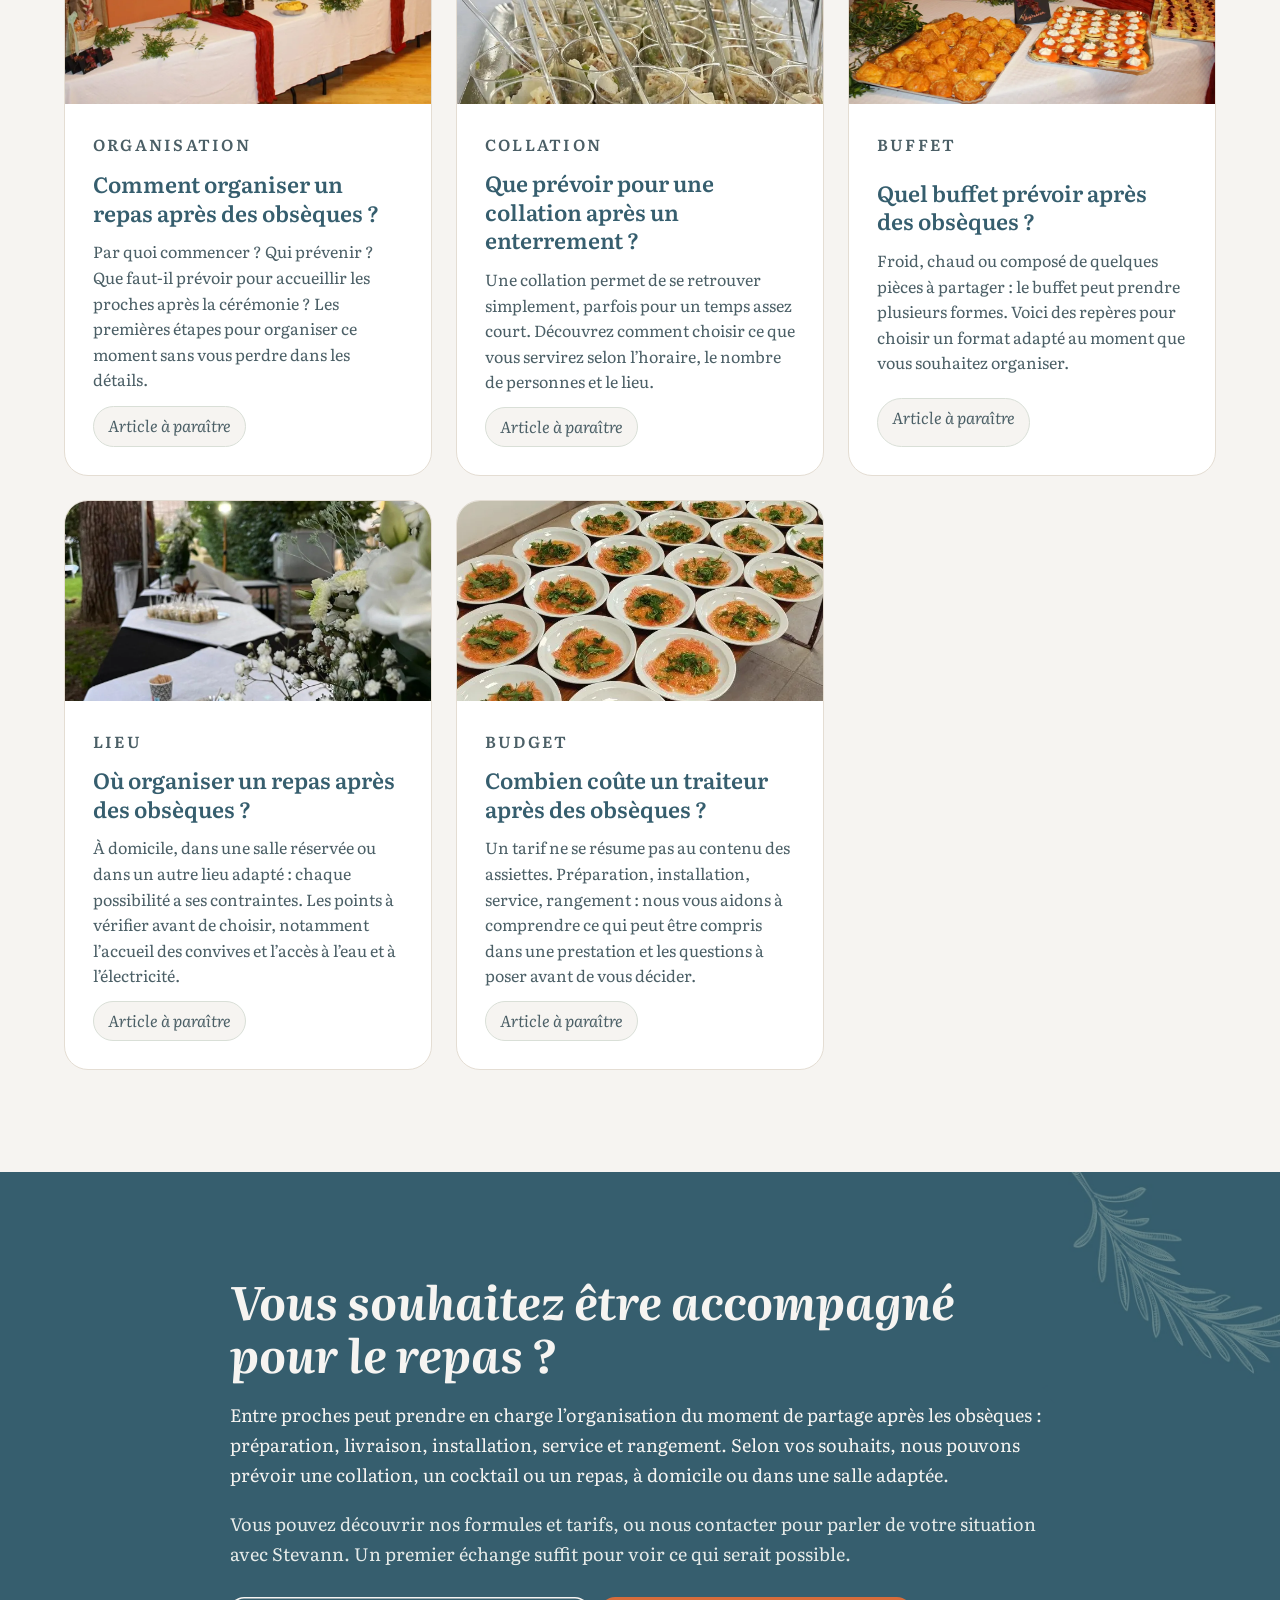
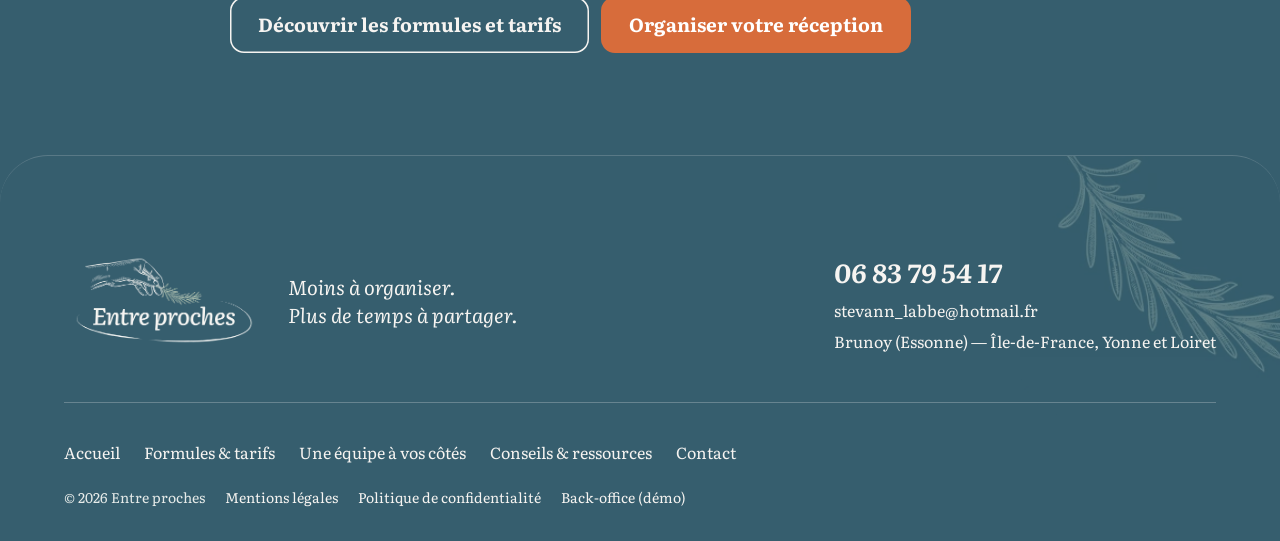
<file: conseils-et-ressources/index.html>
<!doctype html>
<html lang="fr">
<head>
<meta charset="utf-8">
<meta name="viewport" content="width=device-width, initial-scale=1">
<title>Conseils après les obsèques : repas et collation | Entre proches</title>
<meta name="description" content="Repas, collation, buffet, lieu, budget : retrouvez des conseils pour organiser un moment de partage après les obsèques, à votre rythme.">
<meta name="robots" content="noindex, nofollow">
<meta property="og:type" content="website">
<meta property="og:locale" content="fr_FR">
<meta property="og:site_name" content="Entre proches">
<meta property="og:title" content="Conseils après les obsèques : repas et collation | Entre proches">
<meta property="og:description" content="Repas, collation, buffet, lieu, budget : retrouvez des conseils pour organiser un moment de partage après les obsèques, à votre rythme.">
<meta name="theme-color" content="#365e6e">
<link rel="icon" type="image/png" sizes="32x32" href="../assets/img/favicon-32.png">
<link rel="apple-touch-icon" href="../assets/img/apple-touch-icon.png">
<link rel="preload" href="../assets/fonts/literata-var.woff2" as="font" type="font/woff2" crossorigin>
<link rel="preload" href="../assets/fonts/literata-italic-var.woff2" as="font" type="font/woff2" crossorigin>
<link rel="stylesheet" href="../assets/css/style.css">
</head>
<body>
<a class="skip-link" href="#contenu">Aller au contenu</a>
<header class="site-header">
  <div class="site-header__inner">
    <a class="site-logo" href="../" aria-label="Entre proches – accueil"><img src="../assets/img/logo-entre-proches.webp" alt="Entre proches" width="118" height="64"></a>
    <button class="nav-toggle" type="button" aria-expanded="false" aria-controls="site-nav"><span class="nav-toggle__bars"><span></span></span>Menu</button>
    <div class="site-nav" id="site-nav">
      <nav aria-label="Navigation principale"><ul class="nav-list"><li><a href="../repas-apres-obseques/">Formules &amp; tarifs</a></li><li><a href="../notre-equipe/">Une équipe à vos côtés</a></li><li><a href="../conseils-et-ressources/" aria-current="page">Conseils &amp; ressources</a></li><li><a href="../contact/">Contact</a></li></ul></nav>
      <div class="header-actions">
        <a class="phone-link" href="tel:+33683795417"><svg class="icon" viewBox="0 0 24 24" aria-hidden="true"><path d="M5 4h3.5l1.5 4-2 1.3a11 11 0 0 0 6.7 6.7L16 14l4 1.5V19a1.5 1.5 0 0 1-1.6 1.5C10.6 20 4 13.4 3.5 5.6A1.5 1.5 0 0 1 5 4z"/></svg>06 83 79 54 17</a>
        <a class="btn btn--primary btn--sm" href="../contact/">Organiser votre réception</a>
      </div>
    </div>
  </div>
</header>
<main id="contenu">

<section class="hero">
  <div class="container--text stack center stack--lg">
    <nav class="breadcrumb" aria-label="Fil d’Ariane"><ol><li><a href="../">Accueil</a></li><li aria-current="page">Conseils &amp; ressources</li></ol></nav>
    <img src="../assets/img/main-romarin.webp" alt="" width="240" height="96" style="width:240px">
    <h1 class="h1" style="font-size:clamp(34px,4.6vw,58px)">Conseils et ressources pour <span class="circled">se retrouver</span> après les obsèques</h1>
    <p class="lead" style="max-width:62ch">Après une cérémonie, certaines familles souhaitent prolonger le moment ensemble autour d’une collation ou d’un repas. Mais par où commencer quand il faut choisir un lieu, prévoir le nombre de personnes et penser à l’organisation ? Vous trouverez ici des repères simples pour <strong>avancer à votre rythme</strong>.</p>
  </div>
</section>

<section class="section section--white">
  <div class="container split split--top" style="gap:24px 72px">
    <h2 class="h2">Quelques repères pour organiser ce moment</h2>
    <div class="stack">
      <p>Il n’y a pas une seule façon de se retrouver après les obsèques. Un café et quelques bouchées peuvent suffire ; d’autres familles préfèrent un buffet ou un repas à table. Le plus important est de choisir un format qui convient à vos proches et aux possibilités du lieu, sans vous imposer une organisation trop lourde.</p>
      <p>Nos conseils répondent aux questions les plus fréquentes, du choix du repas au budget à prévoir. <strong>Vous pouvez lire uniquement le sujet dont vous avez besoin aujourd’hui.</strong></p>
    </div>
  </div>
</section>

<section class="section section--neutre">
  <div class="container stack" style="gap:40px">
    <h2 class="h2">Nos conseils selon vos questions</h2>
    <div class="grid grid--articles"><article class="article-card" data-article="0"><img src="../assets/img/photos/salle.webp" alt="Salle de réception préparée pour un buffet" width="1400" height="933" loading="lazy"><div class="article-card__body"><p class="article-card__tag">Organisation</p><h3 class="h3" style="font-size:22px">Comment organiser un repas après des obsèques ?</h3><p>Par quoi commencer ? Qui prévenir ? Que faut-il prévoir pour accueillir les proches après la cérémonie ? Les premières étapes pour organiser ce moment sans vous perdre dans les détails.</p><p class="article-card__soon">Article à paraître</p></div></article><article class="article-card" data-article="1"><img src="../assets/img/photos/verrines.webp" alt="Verrines préparées pour une collation" width="1400" height="933" loading="lazy"><div class="article-card__body"><p class="article-card__tag">Collation</p><h3 class="h3" style="font-size:22px">Que prévoir pour une collation après un enterrement ?</h3><p>Une collation permet de se retrouver simplement, parfois pour un temps assez court. Découvrez comment choisir ce que vous servirez selon l’horaire, le nombre de personnes et le lieu.</p><p class="article-card__soon">Article à paraître</p></div></article><article class="article-card" data-article="2"><img src="../assets/img/photos/buffet-fleurs.webp" alt="Buffet de pièces salées sur une table fleurie" width="1400" height="933" loading="lazy"><div class="article-card__body"><p class="article-card__tag">Buffet</p><h3 class="h3" style="font-size:22px">Quel buffet prévoir après des obsèques ?</h3><p>Froid, chaud ou composé de quelques pièces à partager : le buffet peut prendre plusieurs formes. Voici des repères pour choisir un format adapté au moment que vous souhaitez organiser.</p><p class="article-card__soon">Article à paraître</p></div></article><article class="article-card" data-article="3"><img src="../assets/img/photos/table-exterieur.webp" alt="Table dressée sous une tente" width="1400" height="933" loading="lazy"><div class="article-card__body"><p class="article-card__tag">Lieu</p><h3 class="h3" style="font-size:22px">Où organiser un repas après des obsèques ?</h3><p>À domicile, dans une salle réservée ou dans un autre lieu adapté : chaque possibilité a ses contraintes. Les points à vérifier avant de choisir, notamment l’accueil des convives et l’accès à l’eau et à l’électricité.</p><p class="article-card__soon">Article à paraître</p></div></article><article class="article-card" data-article="4"><img src="../assets/img/photos/assiettes.webp" alt="Assiettes dressées avant le service" width="1400" height="933" loading="lazy"><div class="article-card__body"><p class="article-card__tag">Budget</p><h3 class="h3" style="font-size:22px">Combien coûte un traiteur après des obsèques ?</h3><p>Un tarif ne se résume pas au contenu des assiettes. Préparation, installation, service, rangement : nous vous aidons à comprendre ce qui peut être compris dans une prestation et les questions à poser avant de vous décider.</p><p class="article-card__soon">Article à paraître</p></div></article></div>
  </div>
</section>

<section class="section section--blue section--last">
  <img class="band-icon" src="../assets/img/icone-romarin.webp" alt="" width="300" height="300" loading="lazy">
  <div class="container--text stack" style="position:relative;gap:20px">
    <h2 class="h2">Vous souhaitez être accompagné pour le repas ?</h2>
    <p>Entre proches peut prendre en charge l’organisation du moment de partage après les obsèques : préparation, livraison, installation, service et rangement. Selon vos souhaits, nous pouvons prévoir une collation, un cocktail ou un repas, à domicile ou dans une salle adaptée.</p>
    <p class="muted">Vous pouvez découvrir nos formules et tarifs, ou nous contacter pour parler de votre situation avec Stevann. Un premier échange suffit pour voir ce qui serait possible.</p>
    <div class="btn-row" style="margin-top:8px">
      <a class="btn btn--outline-light" href="../repas-apres-obseques/">Découvrir les formules et tarifs</a>
      <a class="btn btn--primary" href="../contact/">Organiser votre réception</a>
    </div>
  </div>
</section>

</main>
<footer class="site-footer">
  <img class="site-footer__deco" src="../assets/img/icone-romarin.webp" alt="" width="300" height="300" loading="lazy">
  <div class="site-footer__inner">
    <div class="site-footer__top">
      <div class="site-footer__brand">
        <img src="../assets/img/logo-entre-proches-clair.webp" alt="Entre proches" width="200" height="109" loading="lazy">
        <p class="site-footer__tagline">Moins à organiser.<br>Plus de temps à partager.</p>
      </div>
      <div class="site-footer__contact">
        <a class="site-footer__phone" href="tel:+33683795417">06 83 79 54 17</a>
        <a href="mailto:stevann_labbe@hotmail.fr">stevann_labbe@hotmail.fr</a>
        <p>Brunoy (Essonne) — Île-de-France, Yonne et Loiret</p>
      </div>
    </div>
    <div class="site-footer__bottom">
      <nav aria-label="Pied de page"><ul class="footer-nav">
        <li><a href="../">Accueil</a></li>
        <li><a href="../repas-apres-obseques/">Formules &amp; tarifs</a></li>
        <li><a href="../notre-equipe/">Une équipe à vos côtés</a></li>
        <li><a href="../conseils-et-ressources/">Conseils &amp; ressources</a></li>
        <li><a href="../contact/">Contact</a></li>
      </ul></nav>
      <p class="legal"><span>© <span data-year>2026</span> Entre proches</span><a href="../mentions-legales/">Mentions légales</a><a href="../politique-de-confidentialite/">Politique de confidentialité</a><a href="../admin/">Back-office (démo)</a></p>
    </div>
  </div>
</footer>
<script src="../assets/js/cms-defaults.js" defer></script>
<script src="../assets/js/demo-cms.js" defer></script>
<script src="../assets/js/main.js" defer></script>
</body>
</html>
</file>
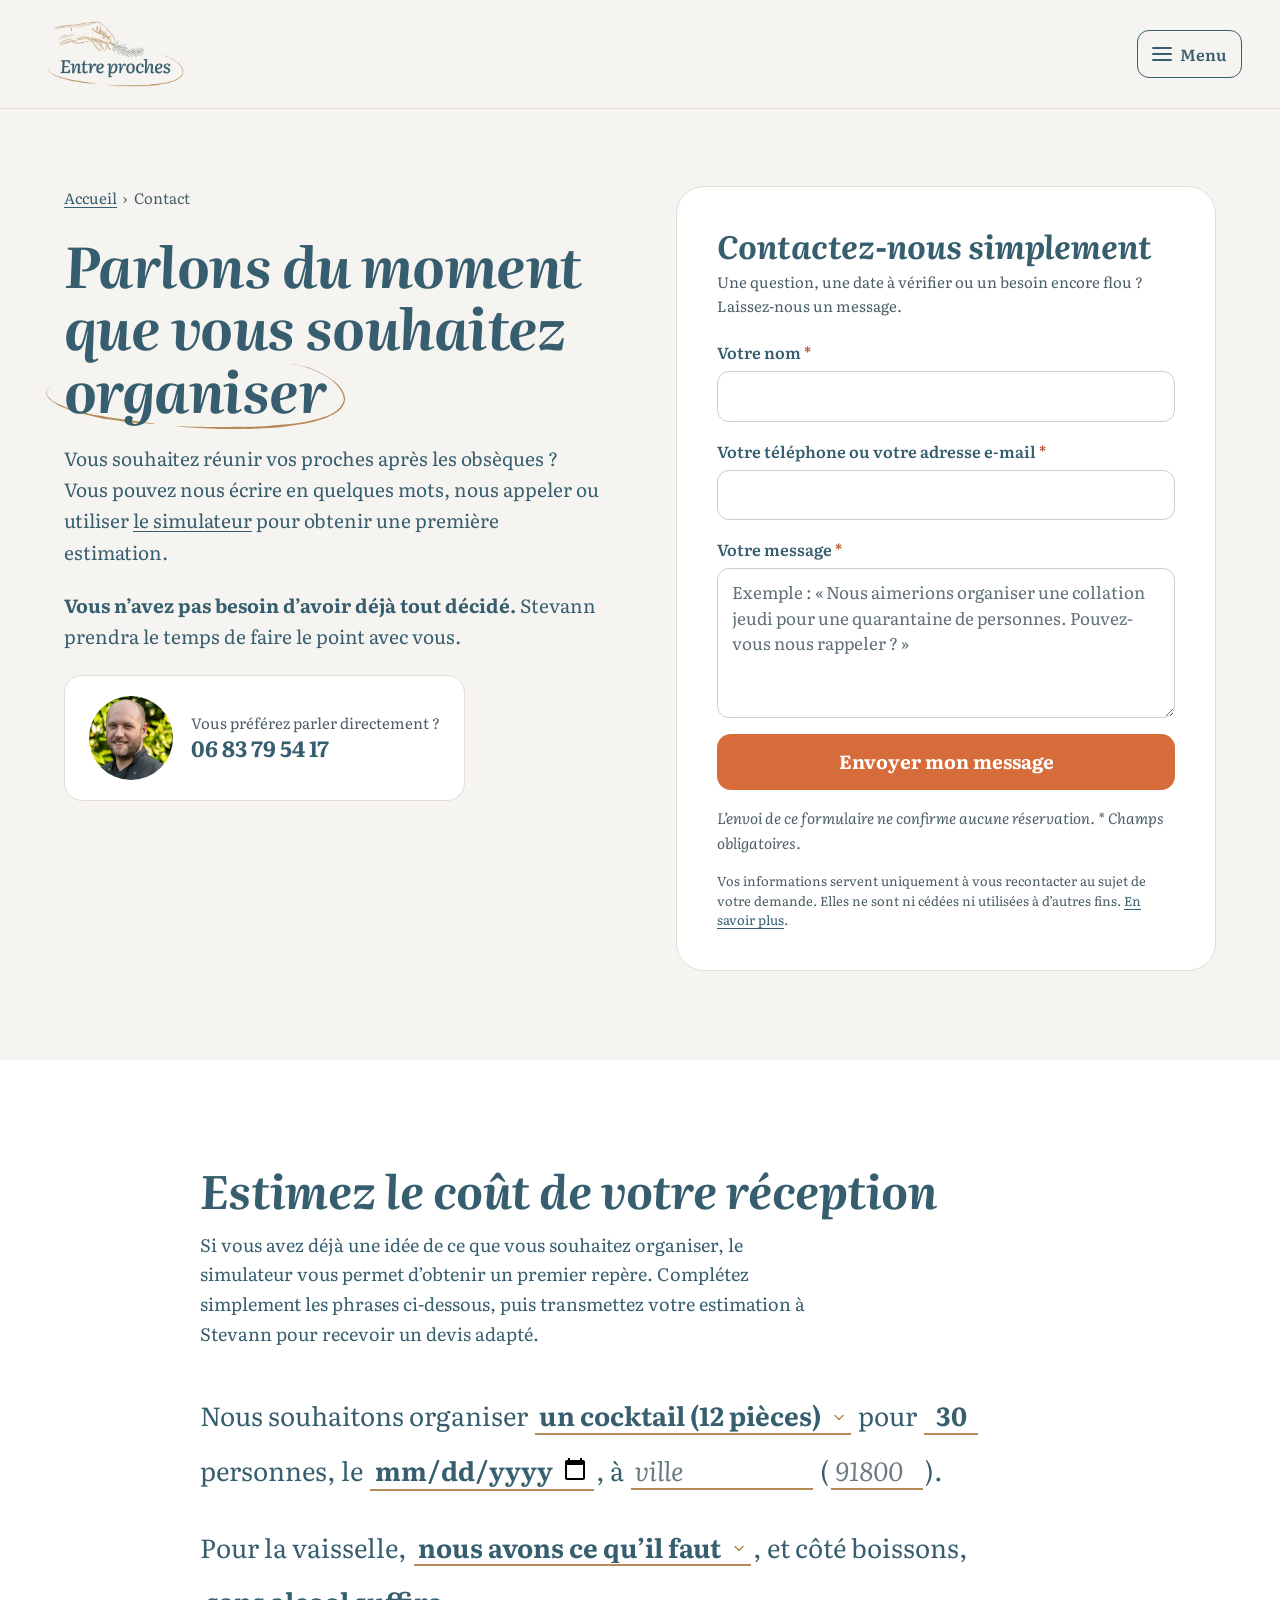
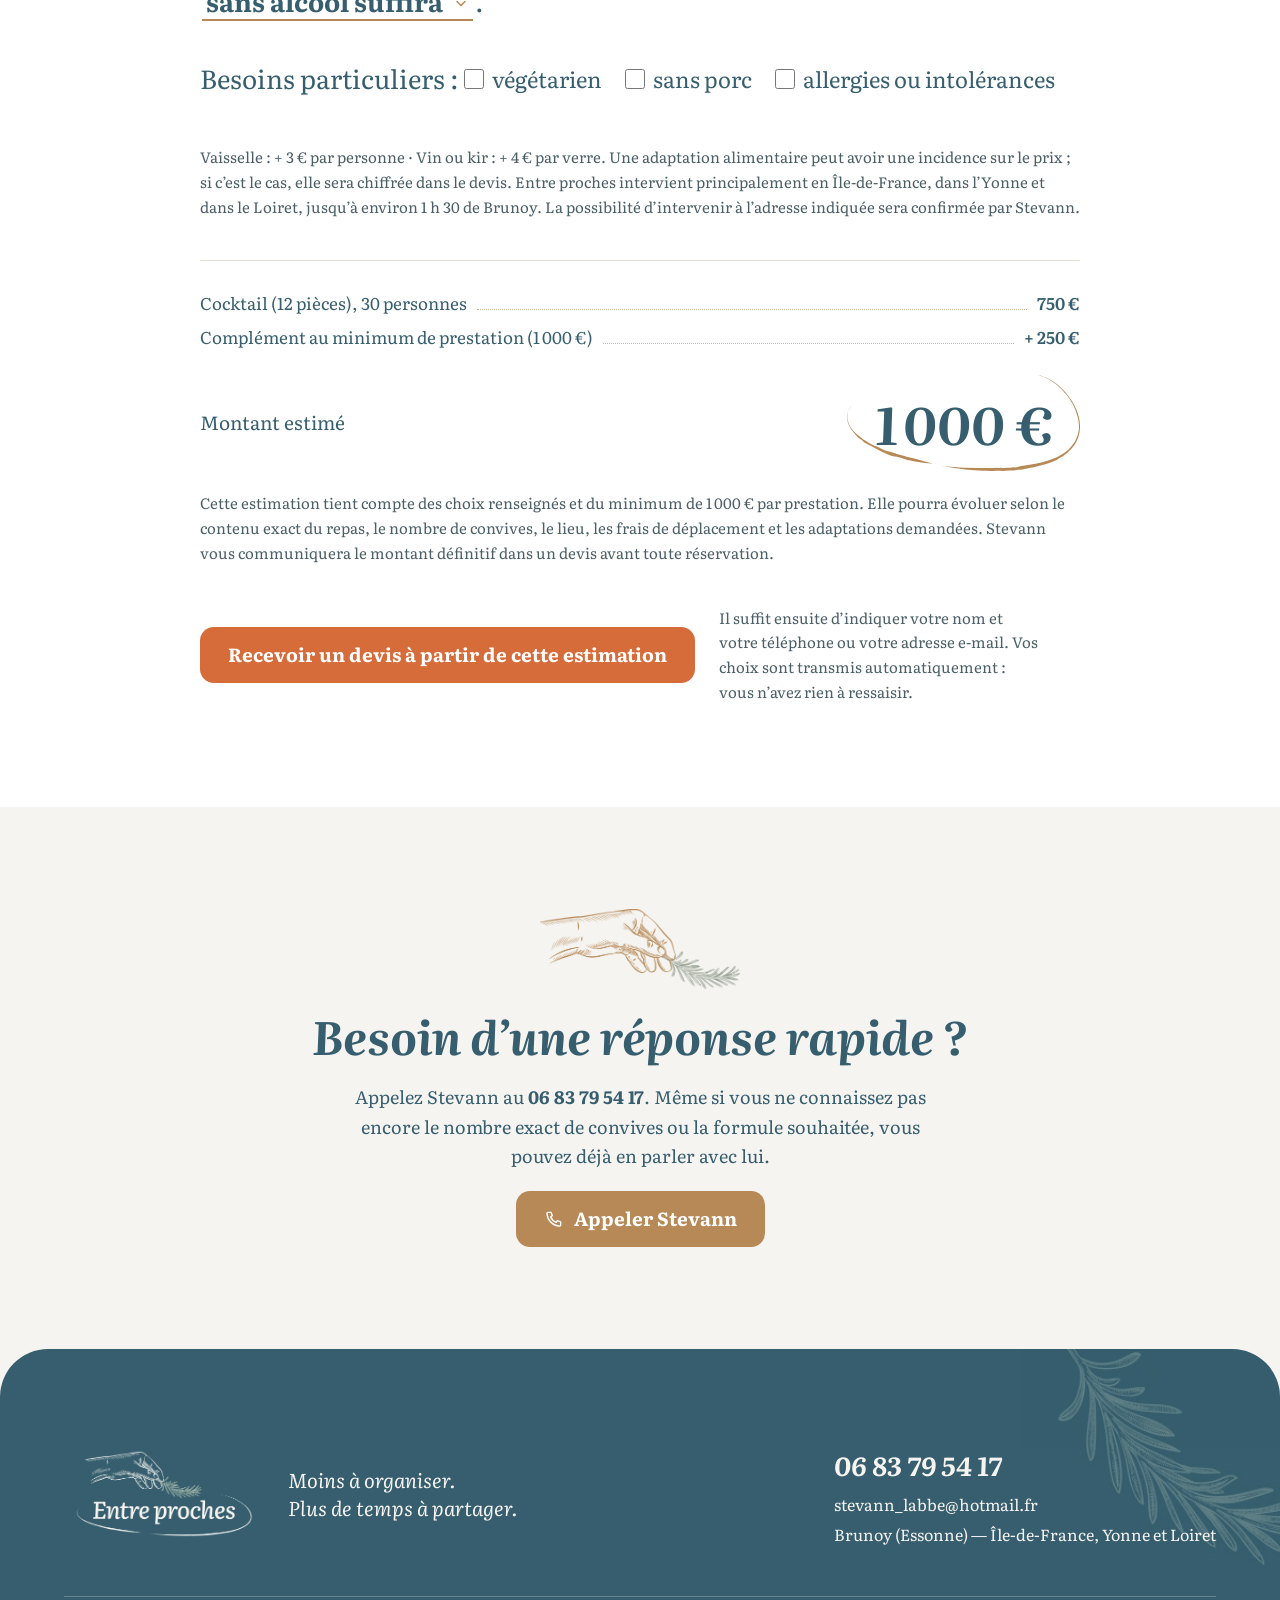
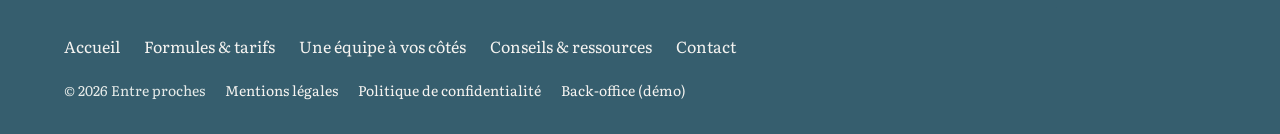
<file: contact/index.html>
<!doctype html>
<html lang="fr">
<head>
<meta charset="utf-8">
<meta name="viewport" content="width=device-width, initial-scale=1">
<title>Contact et devis traiteur après obsèques | Entre proches</title>
<meta name="description" content="Contactez Entre proches pour organiser une collation ou un repas après les obsèques. Posez votre question ou estimez le coût de votre réception.">
<meta name="robots" content="noindex, nofollow">
<meta property="og:type" content="website">
<meta property="og:locale" content="fr_FR">
<meta property="og:site_name" content="Entre proches">
<meta property="og:title" content="Contact et devis traiteur après obsèques | Entre proches">
<meta property="og:description" content="Contactez Entre proches pour organiser une collation ou un repas après les obsèques. Posez votre question ou estimez le coût de votre réception.">
<meta name="theme-color" content="#365e6e">
<link rel="icon" type="image/png" sizes="32x32" href="../assets/img/favicon-32.png">
<link rel="apple-touch-icon" href="../assets/img/apple-touch-icon.png">
<link rel="preload" href="../assets/fonts/literata-var.woff2" as="font" type="font/woff2" crossorigin>
<link rel="preload" href="../assets/fonts/literata-italic-var.woff2" as="font" type="font/woff2" crossorigin>
<link rel="stylesheet" href="../assets/css/style.css">
</head>
<body>
<a class="skip-link" href="#contenu">Aller au contenu</a>
<header class="site-header">
  <div class="site-header__inner">
    <a class="site-logo" href="../" aria-label="Entre proches – accueil"><img src="../assets/img/logo-entre-proches.webp" alt="Entre proches" width="118" height="64"></a>
    <button class="nav-toggle" type="button" aria-expanded="false" aria-controls="site-nav"><span class="nav-toggle__bars"><span></span></span>Menu</button>
    <div class="site-nav" id="site-nav">
      <nav aria-label="Navigation principale"><ul class="nav-list"><li><a href="../repas-apres-obseques/">Formules &amp; tarifs</a></li><li><a href="../notre-equipe/">Une équipe à vos côtés</a></li><li><a href="../conseils-et-ressources/">Conseils &amp; ressources</a></li><li><a href="../contact/" aria-current="page">Contact</a></li></ul></nav>
      <div class="header-actions">
        <a class="phone-link" href="tel:+33683795417"><svg class="icon" viewBox="0 0 24 24" aria-hidden="true"><path d="M5 4h3.5l1.5 4-2 1.3a11 11 0 0 0 6.7 6.7L16 14l4 1.5V19a1.5 1.5 0 0 1-1.6 1.5C10.6 20 4 13.4 3.5 5.6A1.5 1.5 0 0 1 5 4z"/></svg>06 83 79 54 17</a>
        <a class="btn btn--primary btn--sm" href="#form-message">Organiser votre réception</a>
      </div>
    </div>
  </div>
</header>
<main id="contenu">

<section class="hero">
  <div class="container split split--top">
    <div class="hero__text">
      <nav class="breadcrumb" aria-label="Fil d’Ariane"><ol><li><a href="../">Accueil</a></li><li aria-current="page">Contact</li></ol></nav>
      <h1 class="h1" style="font-size:clamp(34px,4.4vw,56px)">Parlons du moment que vous souhaitez <span class="circled">organiser</span></h1>
      <p class="lead">Vous souhaitez réunir vos proches après les obsèques ? Vous pouvez nous écrire en quelques mots, nous appeler ou utiliser <a href="#simulateur">le simulateur</a> pour obtenir une première estimation.</p>
      <p class="lead"><strong>Vous n’avez pas besoin d’avoir déjà tout décidé.</strong> Stevann prendra le temps de faire le point avec vous.</p>
      <div class="call-card">
        <img src="../assets/img/photos/stevann-rond.webp" alt="Portrait de Stevann" width="84" height="84">
        <p><span class="small muted">Vous préférez parler directement ?</span><a href="tel:+33683795417">06 83 79 54 17</a></p>
      </div>
    </div>
    <div class="form-card">
      <div class="stack" style="gap:6px">
        <h2 class="h2" style="font-size:32px">Contactez-nous simplement</h2>
        <p class="small muted">Une question, une date à vérifier ou un besoin encore flou ? Laissez-nous un message.</p>
      </div>
      <form id="form-message" class="stack" action="#" method="post" novalidate>
        <input type="hidden" name="type" value="message">
        <div class="hp" aria-hidden="true"><label for="m-site">Ne pas remplir</label><input id="m-site" name="site_web" type="text" tabindex="-1" autocomplete="off"></div>
        <div class="field"><label for="m-nom">Votre nom <span class="req" aria-hidden="true">*</span></label><input id="m-nom" name="nom" type="text" autocomplete="name" required></div>
        <div class="field"><label for="m-contact">Votre téléphone ou votre adresse e-mail <span class="req" aria-hidden="true">*</span></label><input id="m-contact" name="contact" type="text" autocomplete="email" required></div>
        <div class="field"><label for="m-msg">Votre message <span class="req" aria-hidden="true">*</span></label><textarea id="m-msg" name="message" rows="5" required placeholder="Exemple : « Nous aimerions organiser une collation jeudi pour une quarantaine de personnes. Pouvez-vous nous rappeler ? »"></textarea></div>
        <button class="btn btn--primary" type="submit">Envoyer mon message</button>
        <p class="note">L’envoi de ce formulaire ne confirme aucune réservation. * Champs obligatoires.</p>
        <p class="rgpd">Vos informations servent uniquement à vous recontacter au sujet de votre demande. Elles ne sont ni cédées ni utilisées à d’autres fins. <a href="../politique-de-confidentialite/">En savoir plus</a>.</p>
        <p class="form-status form-status--error" role="alert" tabindex="-1" hidden>Le message n’a pas pu partir. Réessayez dans un instant ou appelez-nous au 06 83 79 54 17.</p>
      </form>
      <div class="form-status form-status--ok" role="status" tabindex="-1" hidden><strong>Merci, votre message est bien parti.</strong>Stevann revient vers vous rapidement pour faire le point.<br><em class="small">Site de démonstration : aucun message n’a réellement été envoyé.</em></div>
    </div>
  </div>
</section>

<section class="section section--white" id="simulateur">
  <div class="container--narrow stack" style="gap:40px">
    <div class="stack" style="gap:14px">
      <h2 class="h2">Estimez le coût de votre réception</h2>
      <p class="measure">Si vous avez déjà une idée de ce que vous souhaitez organiser, le simulateur vous permet d’obtenir un premier repère. Complétez simplement les phrases ci-dessous, puis transmettez votre estimation à Stevann pour recevoir un devis adapté.</p>
    </div>

    <form id="simulateur-form" class="sim-sentences" novalidate>
      <p>Nous souhaitons organiser
        <span class="inline-select"><select id="sim-formule" class="inline-field" aria-label="Formule envisagée">
          <option value="collation">une petite collation (6 pièces)</option>
          <option value="cocktail" selected>un cocktail (12 pièces)</option>
          <option value="dejeunatoire">un cocktail déjeunatoire ou dînatoire (18 pièces)</option>
          <option value="repas">une tablée (repas assis ou buffet)</option>
        </select><svg viewBox="0 0 24 24" aria-hidden="true"><path d="M6 9l6 6 6-6"/></svg></span>
        pour <input id="sim-convives" class="inline-field" type="number" min="1" step="1" value="30" inputmode="numeric" aria-label="Nombre de convives"> personnes,
        le <input id="sim-date" class="inline-field" type="date" aria-label="Date prévue">,
        à <input id="sim-ville" class="inline-field" type="text" placeholder="ville" autocomplete="address-level2" aria-label="Ville de réception" style="width:7em">
        (<input id="sim-cp" class="inline-field" type="text" inputmode="numeric" maxlength="5" pattern="[0-9]{5}" placeholder="91800" autocomplete="postal-code" aria-label="Code postal" style="width:5.8ch">).</p>

      <p>Pour la vaisselle,
        <span class="inline-select"><select id="sim-vaisselle" class="inline-field" aria-label="Vaisselle (+ 3 € par personne)">
          <option value="non">nous avons ce qu’il faut</option>
          <option value="oui">nous aimerions que vous l’apportiez</option>
        </select><svg viewBox="0 0 24 24" aria-hidden="true"><path d="M6 9l6 6 6-6"/></svg></span>,
        et côté boissons,
        <span class="inline-select"><select id="sim-vin" class="inline-field" aria-label="Vin ou kir (+ 4 € par verre)">
          <option value="non">sans alcool suffira</option>
          <option value="oui">nous voudrions du vin ou du kir</option>
        </select><svg viewBox="0 0 24 24" aria-hidden="true"><path d="M6 9l6 6 6-6"/></svg></span><span id="sim-verres-wrap" hidden>, environ <input id="sim-verres" class="inline-field" type="number" min="0" step="1" value="30" inputmode="numeric" aria-label="Nombre de verres"> verres</span>.</p>

      <p>Besoins particuliers :
        <label class="inline-check"><input id="sim-vege" type="checkbox">végétarien</label>
        <label class="inline-check"><input id="sim-porc" type="checkbox">sans porc</label>
        <label class="inline-check"><input id="sim-allergies" type="checkbox">allergies ou intolérances</label>
        <span id="sim-precisions-wrap" hidden><input id="sim-precisions" class="inline-field" type="text" placeholder="précisez lesquelles" aria-label="Précisez les allergies ou intolérances" style="width:min(100%,14em)"></span></p>
    </form>

    <p id="sim-zone-alert" class="alert" role="alert" hidden>Cette ville semble située hors de notre zone d’intervention habituelle. Vous pouvez tout de même nous envoyer votre demande : Stevann vérifiera avec vous si un déplacement est possible.</p>

    <p class="small muted">Vaisselle : + <span data-price="vaisselle">3</span> € par personne · Vin ou kir : + <span data-price="verre">4</span> € par verre. Une adaptation alimentaire peut avoir une incidence sur le prix ; si c’est le cas, elle sera chiffrée dans le devis. Entre proches intervient principalement en Île-de-France, dans l’Yonne et dans le Loiret, jusqu’à environ 1 h 30 de Brunoy. La possibilité d’intervenir à l’adresse indiquée sera confirmée par Stevann.</p>

    <div class="estimate" aria-live="polite">
      <ul class="estimate__lines" id="sim-lignes"></ul>
      <div class="estimate__total"><p style="font-size:19px">Montant estimé</p><p class="estimate__amount" id="sim-total">—</p></div>
      <p class="small muted" style="margin-top:14px">Cette estimation tient compte des choix renseignés et du minimum de <span data-price="minimum">1 000</span> € par prestation. Elle pourra évoluer selon le contenu exact du repas, le nombre de convives, le lieu, les frais de déplacement et les adaptations demandées. Stevann vous communiquera le montant définitif dans un devis avant toute réservation.</p>
    </div>

    <div>
      <div class="btn-row" style="align-items:center;gap:12px 24px">
        <button id="sim-open-devis" class="btn btn--primary" type="button">Recevoir un devis à partir de cette estimation</button>
        <p class="small muted" style="max-width:36ch">Il suffit ensuite d’indiquer votre nom et votre téléphone ou votre adresse e-mail. Vos choix sont transmis automatiquement : vous n’avez rien à ressaisir.</p>
      </div>
      <form id="form-devis" class="devis-form" action="#" method="post" novalidate hidden>
        <input type="hidden" name="type" value="devis">
        <div class="hp" aria-hidden="true"><label for="d-site">Ne pas remplir</label><input id="d-site" name="site_web" type="text" tabindex="-1" autocomplete="off"></div>
        <p class="sim-sentences" style="display:block">Je m’appelle <input class="inline-field" type="text" name="nom" required autocomplete="name" placeholder="votre nom" aria-label="Votre nom" style="width:9em">, vous pouvez me joindre au <input class="inline-field" type="text" name="contact" required placeholder="téléphone ou e-mail" aria-label="Votre téléphone ou votre adresse e-mail" style="width:10em">.</p>
        <div><button class="btn btn--primary" type="submit">Envoyer ma demande de devis</button></div>
        <p class="rgpd">Vos informations servent uniquement à vous recontacter au sujet de votre demande. Elles ne sont ni cédées ni utilisées à d’autres fins. <a href="../politique-de-confidentialite/">En savoir plus</a>.</p>
        <p class="form-status form-status--error" role="alert" tabindex="-1" hidden>La demande n’a pas pu partir. Réessayez dans un instant ou appelez Stevann au 06 83 79 54 17.</p>
      </form>
      <div class="form-status form-status--ok" role="status" tabindex="-1" hidden><strong>Merci, votre estimation a été transmise à Stevann.</strong>Il vous recontacte pour établir votre devis.<br><em class="small">Site de démonstration : aucune demande n’a réellement été envoyée.</em></div>
    </div>
  </div>
</section>

<section class="section section--neutre">
  <div class="container--text stack center" style="gap:20px">
    <img src="../assets/img/main-romarin.webp" alt="" width="200" height="80" loading="lazy" style="width:200px">
    <h2 class="h2">Besoin d’une réponse rapide ?</h2>
    <p class="measure">Appelez Stevann au <strong>06 83 79 54 17</strong>. Même si vous ne connaissez pas encore le nombre exact de convives ou la formule souhaitée, vous pouvez déjà en parler avec lui.</p>
    <a class="btn btn--contact" href="tel:+33683795417"><svg class="icon" viewBox="0 0 24 24" aria-hidden="true"><path d="M5 4h3.5l1.5 4-2 1.3a11 11 0 0 0 6.7 6.7L16 14l4 1.5V19a1.5 1.5 0 0 1-1.6 1.5C10.6 20 4 13.4 3.5 5.6A1.5 1.5 0 0 1 5 4z"/></svg>Appeler Stevann</a>
  </div>
</section>

</main>
<footer class="site-footer">
  <img class="site-footer__deco" src="../assets/img/icone-romarin.webp" alt="" width="300" height="300" loading="lazy">
  <div class="site-footer__inner">
    <div class="site-footer__top">
      <div class="site-footer__brand">
        <img src="../assets/img/logo-entre-proches-clair.webp" alt="Entre proches" width="200" height="109" loading="lazy">
        <p class="site-footer__tagline">Moins à organiser.<br>Plus de temps à partager.</p>
      </div>
      <div class="site-footer__contact">
        <a class="site-footer__phone" href="tel:+33683795417">06 83 79 54 17</a>
        <a href="mailto:stevann_labbe@hotmail.fr">stevann_labbe@hotmail.fr</a>
        <p>Brunoy (Essonne) — Île-de-France, Yonne et Loiret</p>
      </div>
    </div>
    <div class="site-footer__bottom">
      <nav aria-label="Pied de page"><ul class="footer-nav">
        <li><a href="../">Accueil</a></li>
        <li><a href="../repas-apres-obseques/">Formules &amp; tarifs</a></li>
        <li><a href="../notre-equipe/">Une équipe à vos côtés</a></li>
        <li><a href="../conseils-et-ressources/">Conseils &amp; ressources</a></li>
        <li><a href="../contact/">Contact</a></li>
      </ul></nav>
      <p class="legal"><span>© <span data-year>2026</span> Entre proches</span><a href="../mentions-legales/">Mentions légales</a><a href="../politique-de-confidentialite/">Politique de confidentialité</a><a href="../admin/">Back-office (démo)</a></p>
    </div>
  </div>
</footer>
<script src="../assets/js/cms-defaults.js" defer></script>
<script src="../assets/js/demo-cms.js" defer></script>
<script src="../assets/js/main.js" defer></script>
</body>
</html>
</file>
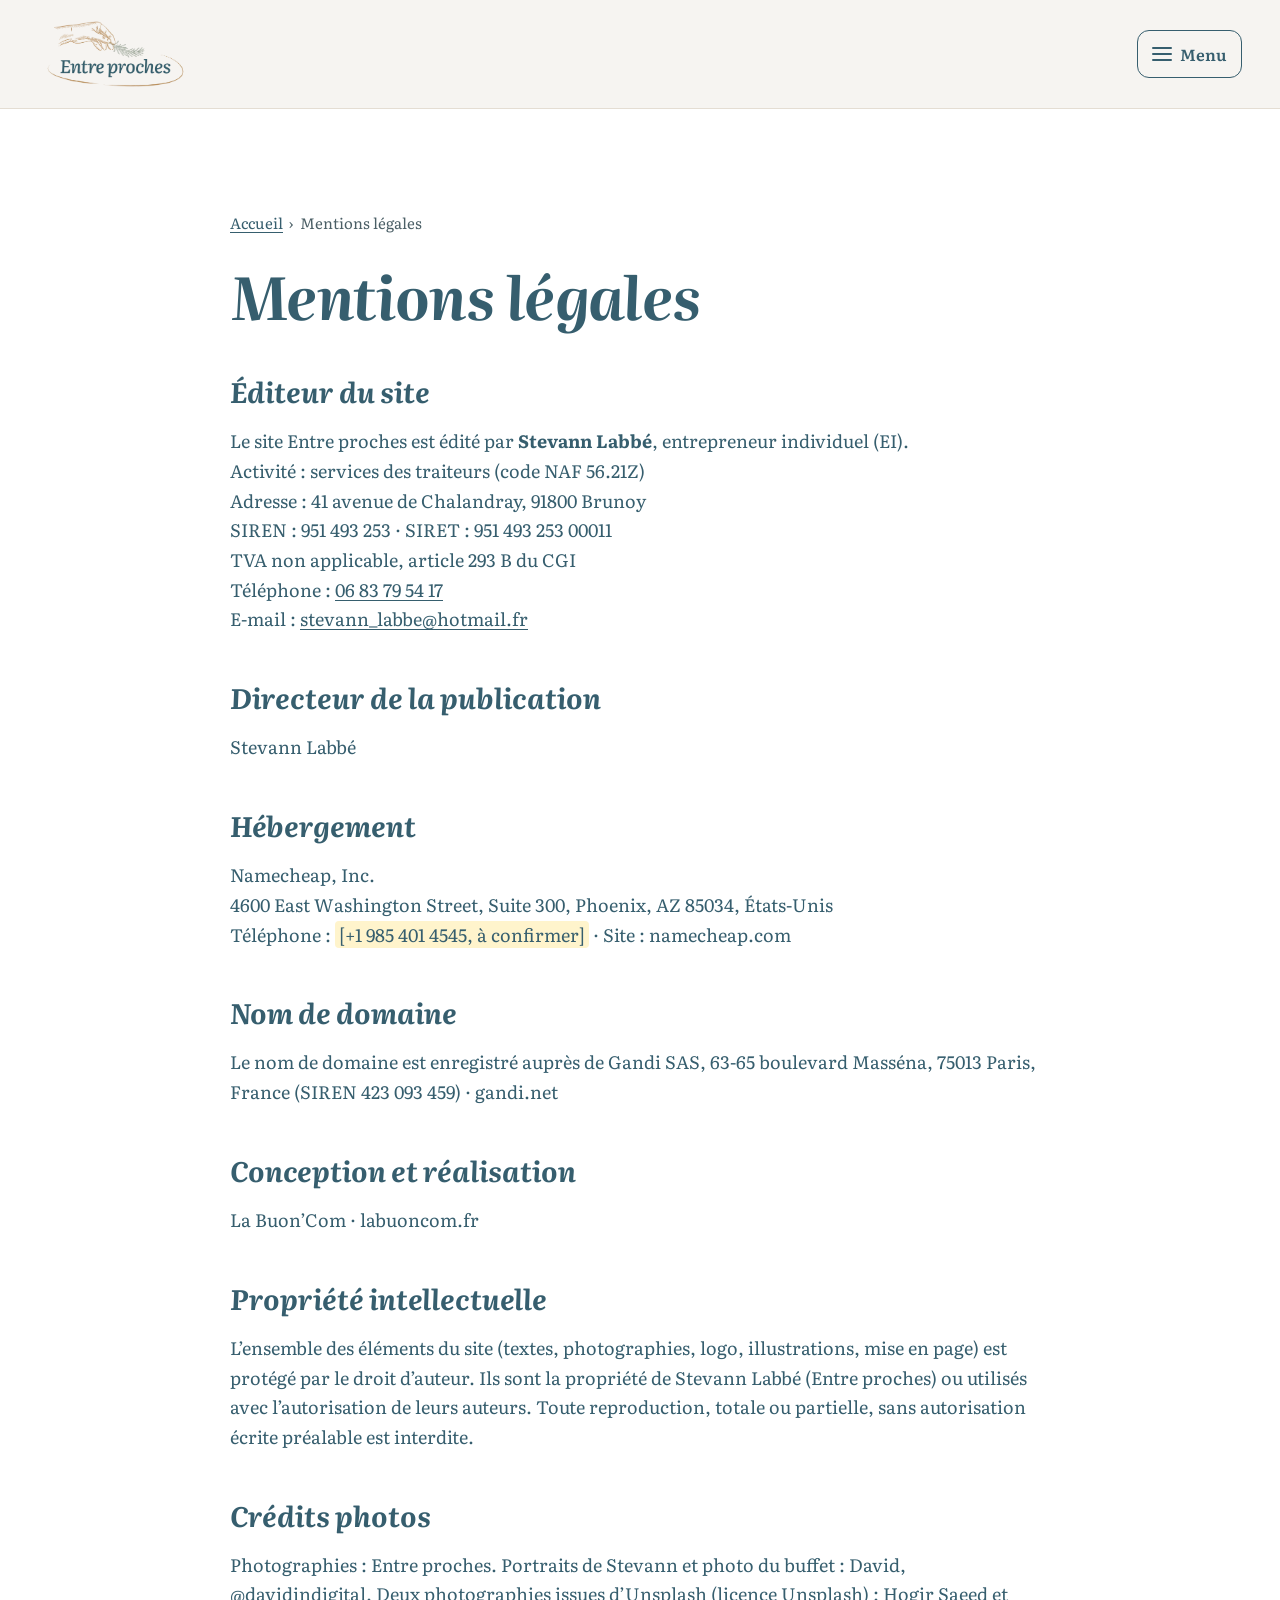
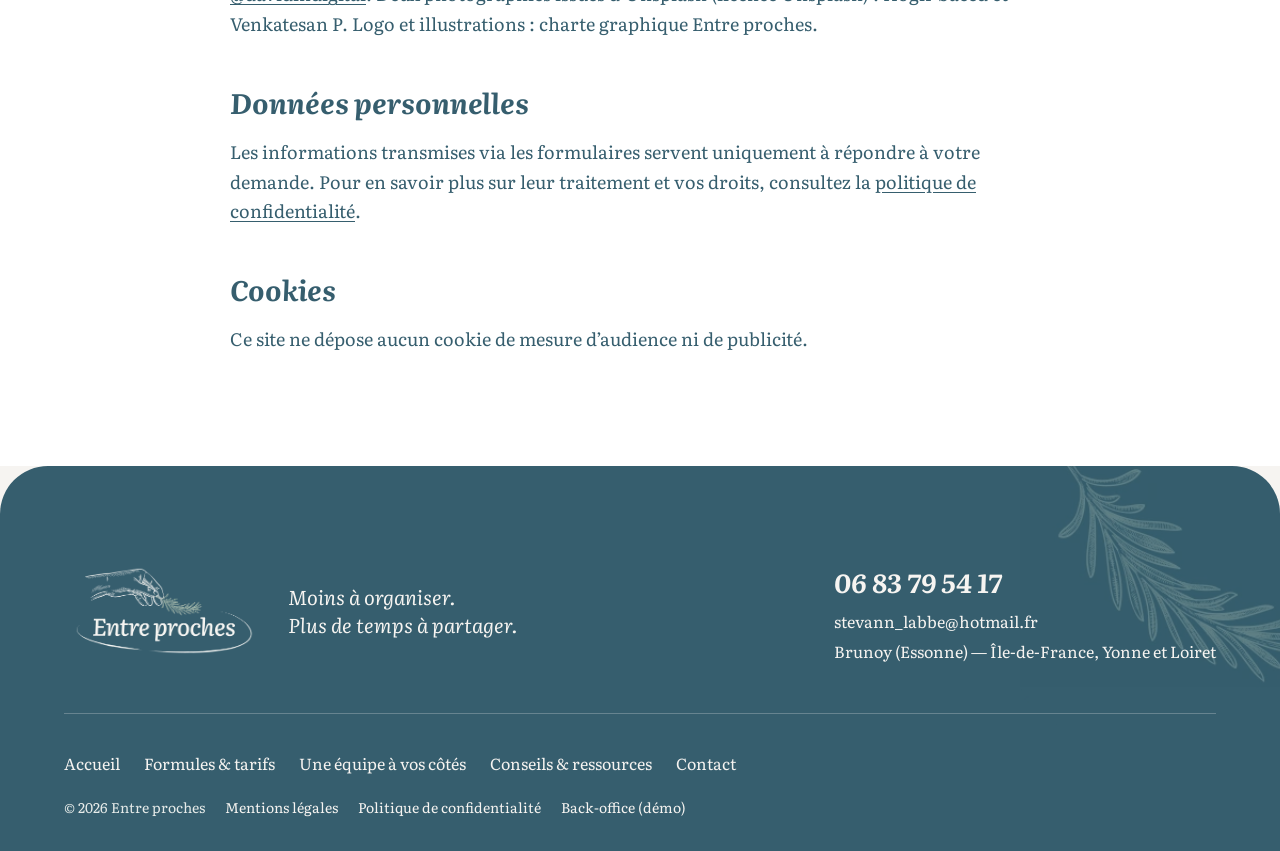
<file: mentions-legales/index.html>
<!doctype html>
<html lang="fr">
<head>
<meta charset="utf-8">
<meta name="viewport" content="width=device-width, initial-scale=1">
<title>Mentions légales | Entre proches</title>
<meta name="description" content="Mentions légales du site Entre proches, traiteur après obsèques à Brunoy.">
<meta name="robots" content="noindex, nofollow">
<meta property="og:type" content="website">
<meta property="og:locale" content="fr_FR">
<meta property="og:site_name" content="Entre proches">
<meta property="og:title" content="Mentions légales | Entre proches">
<meta property="og:description" content="Mentions légales du site Entre proches, traiteur après obsèques à Brunoy.">
<meta name="theme-color" content="#365e6e">
<link rel="icon" type="image/png" sizes="32x32" href="../assets/img/favicon-32.png">
<link rel="apple-touch-icon" href="../assets/img/apple-touch-icon.png">
<link rel="preload" href="../assets/fonts/literata-var.woff2" as="font" type="font/woff2" crossorigin>
<link rel="preload" href="../assets/fonts/literata-italic-var.woff2" as="font" type="font/woff2" crossorigin>
<link rel="stylesheet" href="../assets/css/style.css">
</head>
<body>
<a class="skip-link" href="#contenu">Aller au contenu</a>
<header class="site-header">
  <div class="site-header__inner">
    <a class="site-logo" href="../" aria-label="Entre proches – accueil"><img src="../assets/img/logo-entre-proches.webp" alt="Entre proches" width="118" height="64"></a>
    <button class="nav-toggle" type="button" aria-expanded="false" aria-controls="site-nav"><span class="nav-toggle__bars"><span></span></span>Menu</button>
    <div class="site-nav" id="site-nav">
      <nav aria-label="Navigation principale"><ul class="nav-list"><li><a href="../repas-apres-obseques/">Formules &amp; tarifs</a></li><li><a href="../notre-equipe/">Une équipe à vos côtés</a></li><li><a href="../conseils-et-ressources/">Conseils &amp; ressources</a></li><li><a href="../contact/">Contact</a></li></ul></nav>
      <div class="header-actions">
        <a class="phone-link" href="tel:+33683795417"><svg class="icon" viewBox="0 0 24 24" aria-hidden="true"><path d="M5 4h3.5l1.5 4-2 1.3a11 11 0 0 0 6.7 6.7L16 14l4 1.5V19a1.5 1.5 0 0 1-1.6 1.5C10.6 20 4 13.4 3.5 5.6A1.5 1.5 0 0 1 5 4z"/></svg>06 83 79 54 17</a>
        <a class="btn btn--primary btn--sm" href="../contact/">Organiser votre réception</a>
      </div>
    </div>
  </div>
</header>
<main id="contenu">

<section class="section section--white">
  <div class="container--text legal-content">
    <nav class="breadcrumb" aria-label="Fil d’Ariane"><ol><li><a href="../">Accueil</a></li><li aria-current="page">Mentions légales</li></ol></nav>
    <h1 class="h1" style="margin-top:16px">Mentions légales</h1>

    <h2>Éditeur du site</h2>
    <p>Le site Entre proches est édité par <strong>Stevann Labbé</strong>, entrepreneur individuel (EI).<br>
    Activité : services des traiteurs (code NAF 56.21Z)<br>
    Adresse : 41 avenue de Chalandray, 91800 Brunoy<br>
    SIREN : 951 493 253 · SIRET : 951 493 253 00011<br>
    TVA non applicable, article 293 B du CGI<br>
    Téléphone : <a href="tel:+33683795417">06 83 79 54 17</a><br>
    E-mail : <a href="mailto:stevann_labbe@hotmail.fr">stevann_labbe@hotmail.fr</a></p>

    <h2>Directeur de la publication</h2>
    <p>Stevann Labbé</p>

    <h2>Hébergement</h2>
    <p>Namecheap, Inc.<br>
    4600 East Washington Street, Suite 300, Phoenix, AZ 85034, États-Unis<br>
    Téléphone : <span class="todo">[+1 985 401 4545, à confirmer]</span> · Site : namecheap.com</p>

    <h2>Nom de domaine</h2>
    <p>Le nom de domaine est enregistré auprès de Gandi SAS, 63-65 boulevard Masséna, 75013 Paris, France (SIREN 423 093 459) · gandi.net</p>

    <h2>Conception et réalisation</h2>
    <p>La Buon’Com · labuoncom.fr</p>

    <h2>Propriété intellectuelle</h2>
    <p>L’ensemble des éléments du site (textes, photographies, logo, illustrations, mise en page) est protégé par le droit d’auteur. Ils sont la propriété de Stevann Labbé (Entre proches) ou utilisés avec l’autorisation de leurs auteurs. Toute reproduction, totale ou partielle, sans autorisation écrite préalable est interdite.</p>

    <h2>Crédits photos</h2>
    <p>Photographies : Entre proches. Portraits de Stevann et photo du buffet : David, <a href="https://www.instagram.com/davidindigital/" target="_blank" rel="noopener">@davidindigital</a>. Deux photographies issues d’Unsplash (licence Unsplash) : Hogir Saeed et Venkatesan P. Logo et illustrations : charte graphique Entre proches.</p>

    <h2>Données personnelles</h2>
    <p>Les informations transmises via les formulaires servent uniquement à répondre à votre demande. Pour en savoir plus sur leur traitement et vos droits, consultez la <a href="../politique-de-confidentialite/">politique de confidentialité</a>.</p>

    <h2>Cookies</h2>
    <p>Ce site ne dépose aucun cookie de mesure d’audience ni de publicité.</p>
  </div>
</section>
</main>
<footer class="site-footer">
  <img class="site-footer__deco" src="../assets/img/icone-romarin.webp" alt="" width="300" height="300" loading="lazy">
  <div class="site-footer__inner">
    <div class="site-footer__top">
      <div class="site-footer__brand">
        <img src="../assets/img/logo-entre-proches-clair.webp" alt="Entre proches" width="200" height="109" loading="lazy">
        <p class="site-footer__tagline">Moins à organiser.<br>Plus de temps à partager.</p>
      </div>
      <div class="site-footer__contact">
        <a class="site-footer__phone" href="tel:+33683795417">06 83 79 54 17</a>
        <a href="mailto:stevann_labbe@hotmail.fr">stevann_labbe@hotmail.fr</a>
        <p>Brunoy (Essonne) — Île-de-France, Yonne et Loiret</p>
      </div>
    </div>
    <div class="site-footer__bottom">
      <nav aria-label="Pied de page"><ul class="footer-nav">
        <li><a href="../">Accueil</a></li>
        <li><a href="../repas-apres-obseques/">Formules &amp; tarifs</a></li>
        <li><a href="../notre-equipe/">Une équipe à vos côtés</a></li>
        <li><a href="../conseils-et-ressources/">Conseils &amp; ressources</a></li>
        <li><a href="../contact/">Contact</a></li>
      </ul></nav>
      <p class="legal"><span>© <span data-year>2026</span> Entre proches</span><a href="../mentions-legales/">Mentions légales</a><a href="../politique-de-confidentialite/">Politique de confidentialité</a><a href="../admin/">Back-office (démo)</a></p>
    </div>
  </div>
</footer>
<script src="../assets/js/cms-defaults.js" defer></script>
<script src="../assets/js/demo-cms.js" defer></script>
<script src="../assets/js/main.js" defer></script>
</body>
</html>
</file>
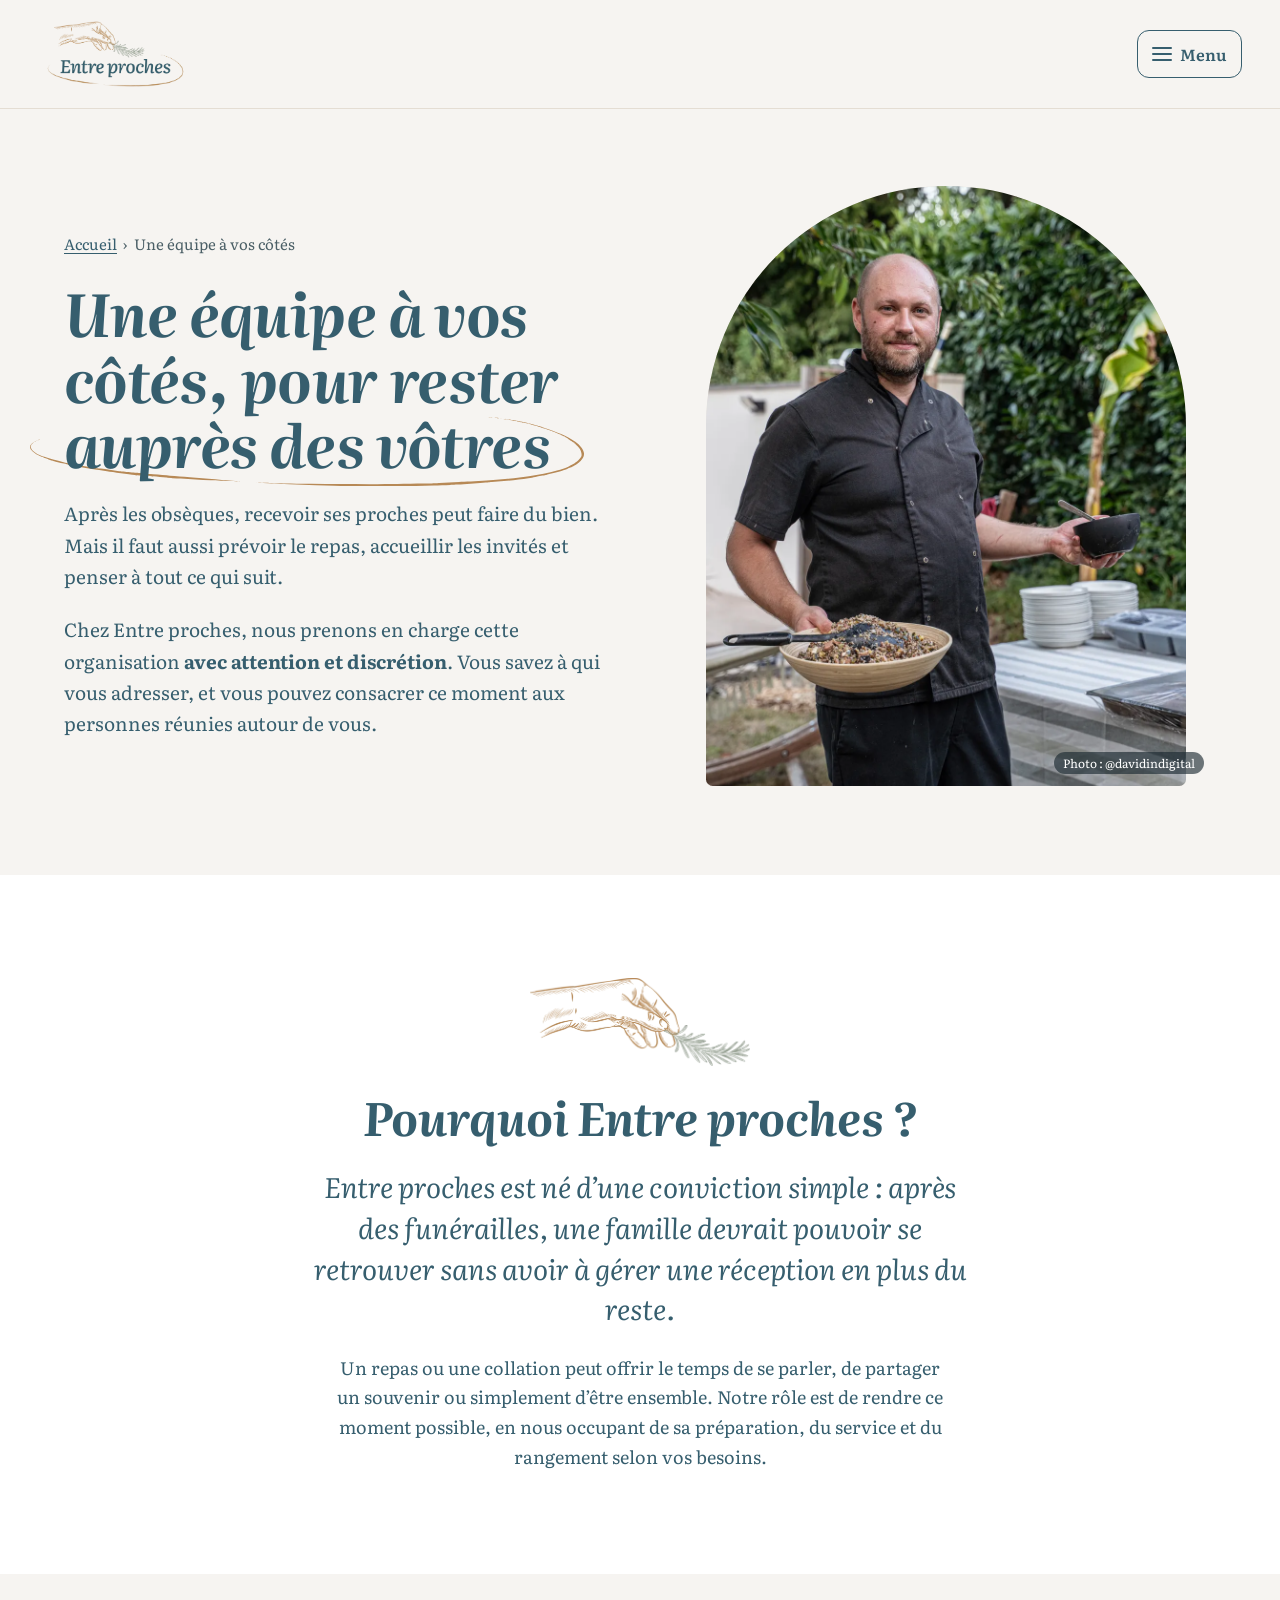
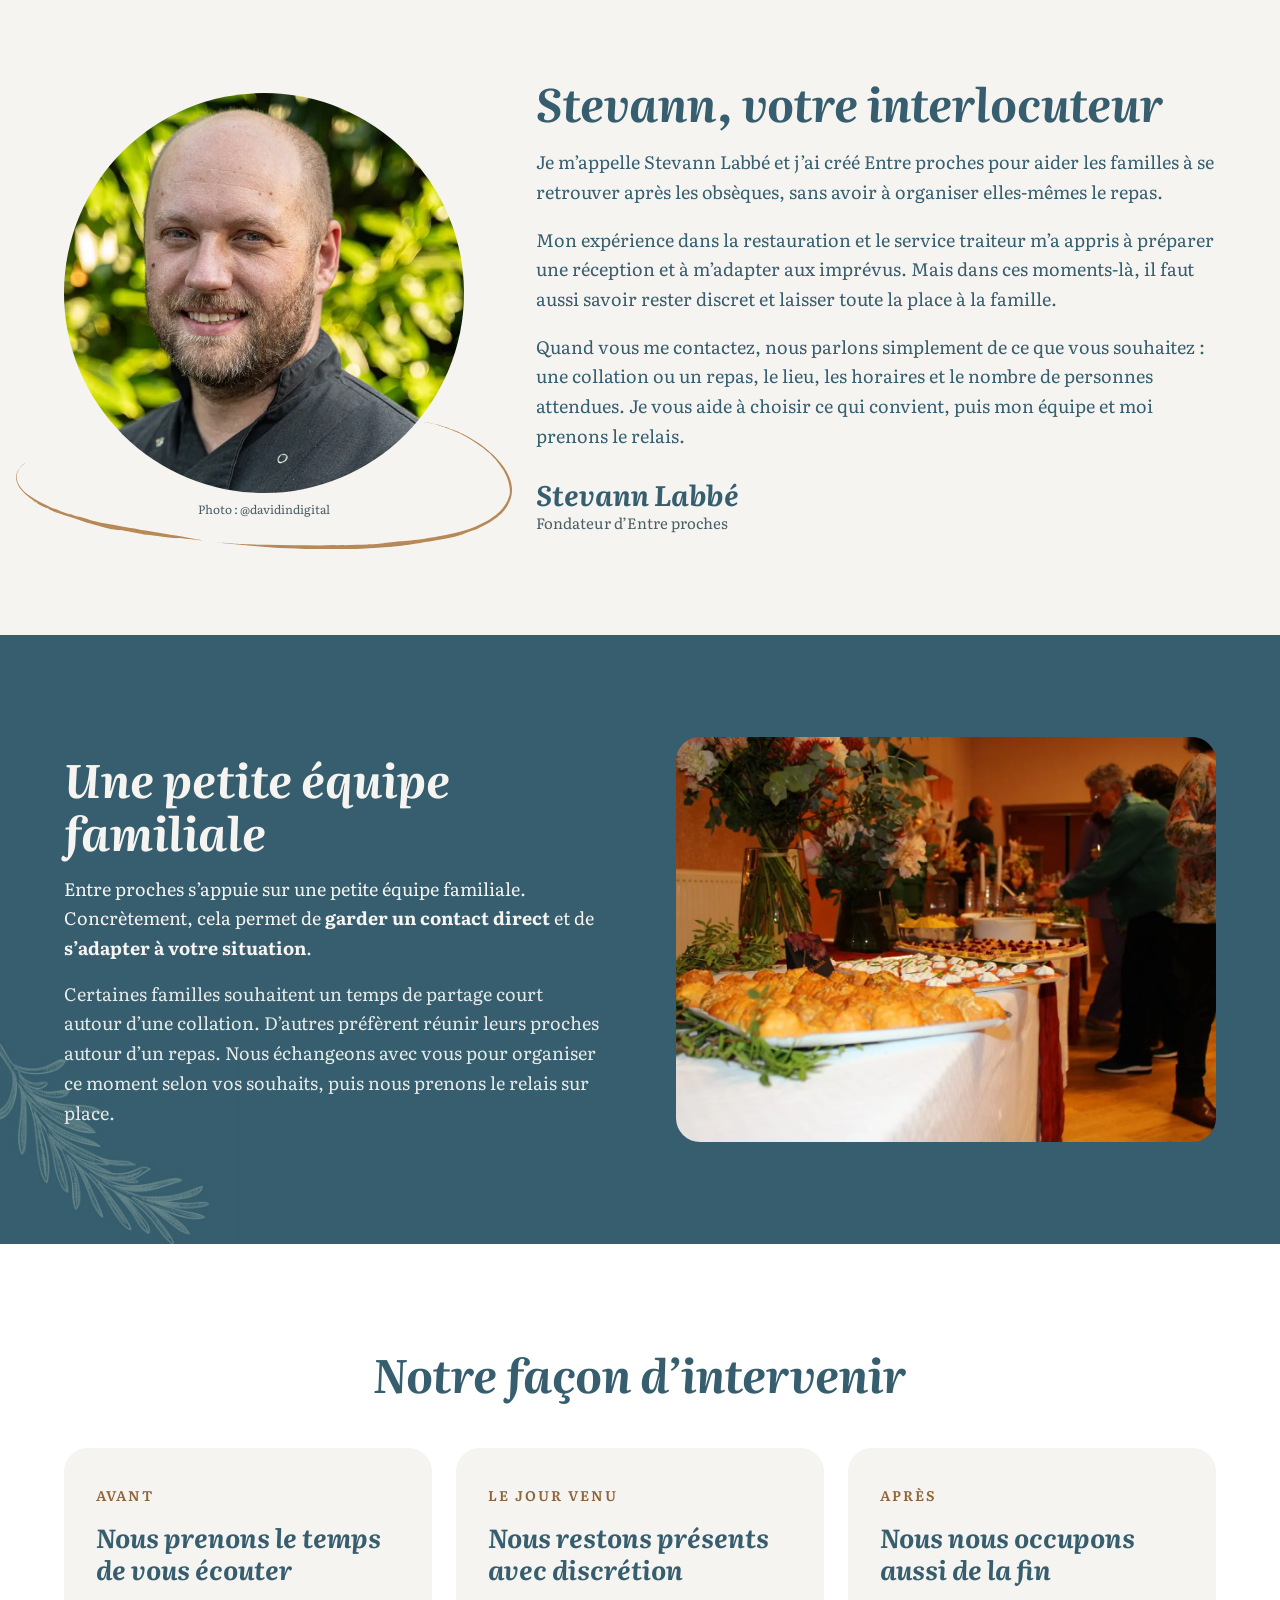
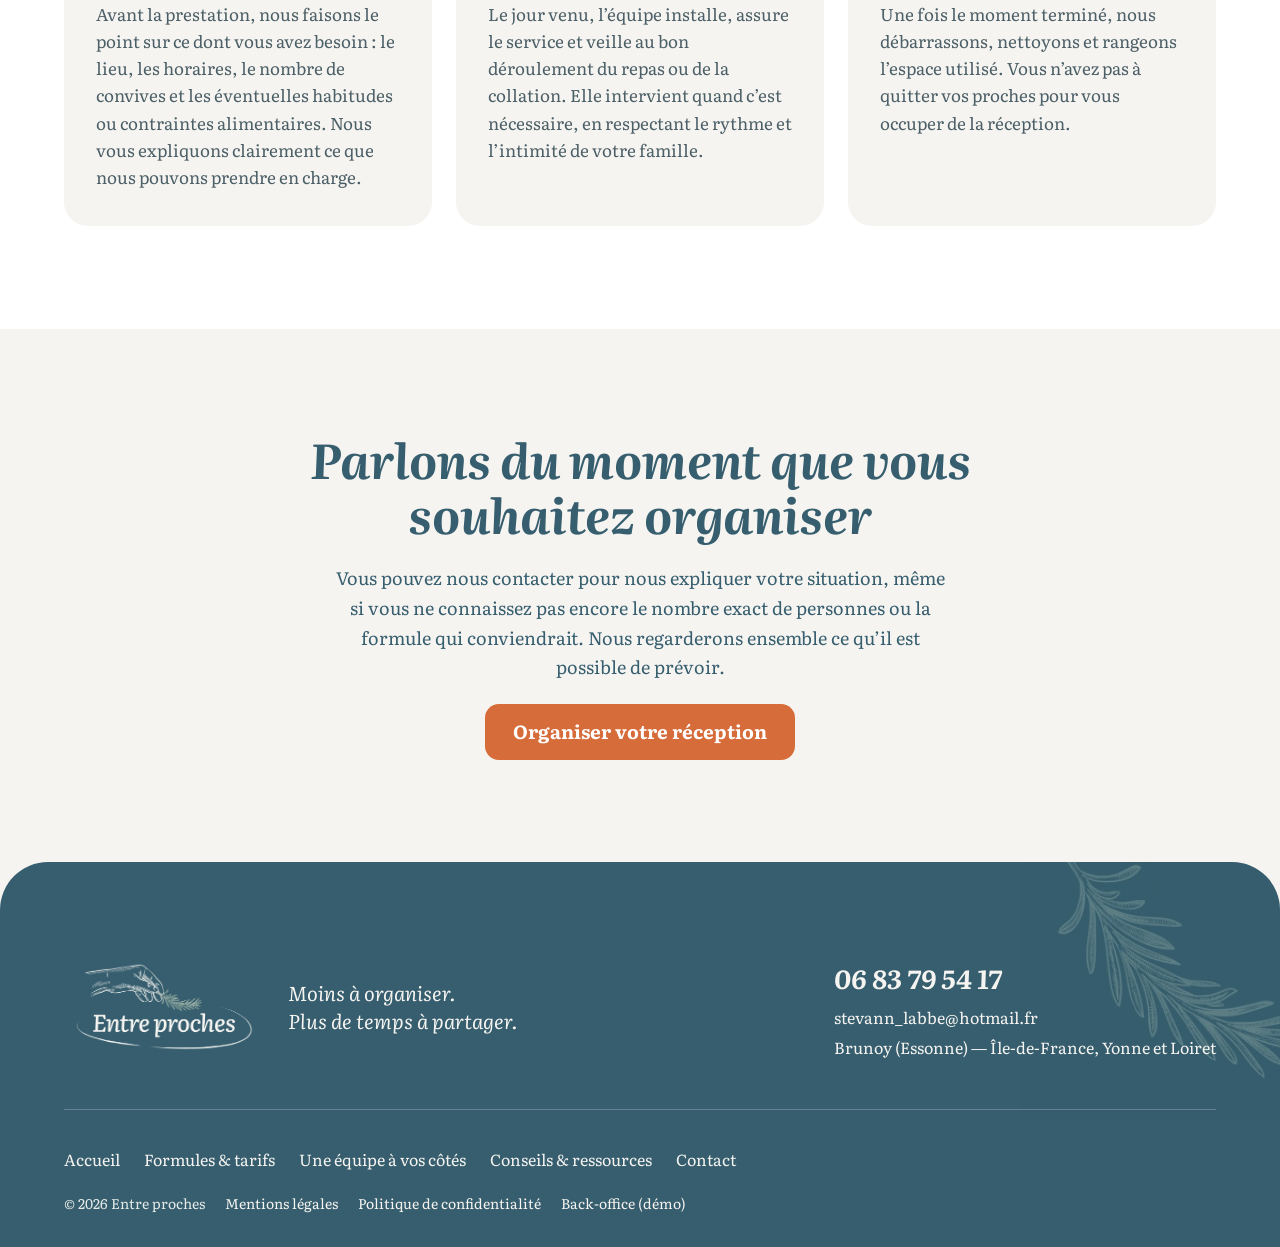
<file: notre-equipe/index.html>
<!doctype html>
<html lang="fr">
<head>
<meta charset="utf-8">
<meta name="viewport" content="width=device-width, initial-scale=1">
<title>Une équipe à vos côtés après les obsèques | Entre proches</title>
<meta name="description" content="Découvrez Stevann Labbé et l’équipe Entre proches. Un accompagnement humain et discret pour organiser le moment de partage après les obsèques.">
<meta name="robots" content="noindex, nofollow">
<meta property="og:type" content="website">
<meta property="og:locale" content="fr_FR">
<meta property="og:site_name" content="Entre proches">
<meta property="og:title" content="Une équipe à vos côtés après les obsèques | Entre proches">
<meta property="og:description" content="Découvrez Stevann Labbé et l’équipe Entre proches. Un accompagnement humain et discret pour organiser le moment de partage après les obsèques.">
<meta name="theme-color" content="#365e6e">
<link rel="icon" type="image/png" sizes="32x32" href="../assets/img/favicon-32.png">
<link rel="apple-touch-icon" href="../assets/img/apple-touch-icon.png">
<link rel="preload" href="../assets/fonts/literata-var.woff2" as="font" type="font/woff2" crossorigin>
<link rel="preload" href="../assets/fonts/literata-italic-var.woff2" as="font" type="font/woff2" crossorigin>
<link rel="stylesheet" href="../assets/css/style.css">
</head>
<body>
<a class="skip-link" href="#contenu">Aller au contenu</a>
<header class="site-header">
  <div class="site-header__inner">
    <a class="site-logo" href="../" aria-label="Entre proches – accueil"><img src="../assets/img/logo-entre-proches.webp" alt="Entre proches" width="118" height="64"></a>
    <button class="nav-toggle" type="button" aria-expanded="false" aria-controls="site-nav"><span class="nav-toggle__bars"><span></span></span>Menu</button>
    <div class="site-nav" id="site-nav">
      <nav aria-label="Navigation principale"><ul class="nav-list"><li><a href="../repas-apres-obseques/">Formules &amp; tarifs</a></li><li><a href="../notre-equipe/" aria-current="page">Une équipe à vos côtés</a></li><li><a href="../conseils-et-ressources/">Conseils &amp; ressources</a></li><li><a href="../contact/">Contact</a></li></ul></nav>
      <div class="header-actions">
        <a class="phone-link" href="tel:+33683795417"><svg class="icon" viewBox="0 0 24 24" aria-hidden="true"><path d="M5 4h3.5l1.5 4-2 1.3a11 11 0 0 0 6.7 6.7L16 14l4 1.5V19a1.5 1.5 0 0 1-1.6 1.5C10.6 20 4 13.4 3.5 5.6A1.5 1.5 0 0 1 5 4z"/></svg>06 83 79 54 17</a>
        <a class="btn btn--primary btn--sm" href="../contact/">Organiser votre réception</a>
      </div>
    </div>
  </div>
</header>
<main id="contenu">

<section class="hero">
  <div class="container split">
    <div class="hero__text">
      <nav class="breadcrumb" aria-label="Fil d’Ariane"><ol><li><a href="../">Accueil</a></li><li aria-current="page">Une équipe à vos côtés</li></ol></nav>
      <h1 class="h1">Une équipe à vos côtés, pour rester <span class="circled">auprès des vôtres</span></h1>
      <p class="lead">Après les obsèques, recevoir ses proches peut faire du bien. Mais il faut aussi prévoir le repas, accueillir les invités et penser à tout ce qui suit.</p>
      <p class="lead">Chez Entre proches, nous prenons en charge cette organisation <strong>avec attention et discrétion</strong>. Vous savez à qui vous adresser, et vous pouvez consacrer ce moment aux personnes réunies autour de vous.</p>
    </div>
    <figure class="credit"><img class="photo photo--arch photo--top" src="../assets/img/photos/stevann-hd.webp" alt="Stevann, fondateur d’Entre proches, devant un buffet" width="1006" height="1400"><figcaption class="photo-credit"><a href="https://www.instagram.com/davidindigital/" target="_blank" rel="noopener">Photo : @davidindigital</a></figcaption></figure>
  </div>
</section>

<section class="section section--white">
  <div class="container--text stack center stack--lg">
    <img src="../assets/img/main-romarin.webp" alt="" width="220" height="88" loading="lazy" style="width:220px">
    <h2 class="h2">Pourquoi Entre proches ?</h2>
    <p class="pull-quote">Entre proches est né d’une conviction simple : après des funérailles, une famille devrait pouvoir se retrouver sans avoir à gérer une réception en plus du reste.</p>
    <p class="measure">Un repas ou une collation peut offrir le temps de se parler, de partager un souvenir ou simplement d’être ensemble. Notre rôle est de rendre ce moment possible, en nous occupant de sa préparation, du service et du rangement selon vos besoins.</p>
  </div>
</section>

<section class="section section--neutre">
  <div class="container split">
    <div class="portrait-wrap"><img class="photo photo--round" src="../assets/img/photos/stevann-rond.webp" alt="Portrait de Stevann Labbé" width="640" height="640" loading="lazy"><p class="photo-credit photo-credit--below"><a href="https://www.instagram.com/davidindigital/" target="_blank" rel="noopener">Photo : @davidindigital</a></p></div>
    <div class="stack" style="gap:18px;flex-basis:520px">
      <h2 class="h2">Stevann, votre interlocuteur</h2>
      <p>Je m’appelle Stevann Labbé et j’ai créé Entre proches pour aider les familles à se retrouver après les obsèques, sans avoir à organiser elles-mêmes le repas.</p>
      <p>Mon expérience dans la restauration et le service traiteur m’a appris à préparer une réception et à m’adapter aux imprévus. Mais dans ces moments-là, il faut aussi savoir rester discret et laisser toute la place à la famille.</p>
      <p>Quand vous me contactez, nous parlons simplement de ce que vous souhaitez : une collation ou un repas, le lieu, les horaires et le nombre de personnes attendues. Je vous aide à choisir ce qui convient, puis mon équipe et moi prenons le relais.</p>
      <p class="signature"><strong>Stevann Labbé</strong><span>Fondateur d’Entre proches</span></p>
    </div>
  </div>
</section>

<section class="section section--blue">
  <img class="band-icon band-icon--left" src="../assets/img/icone-romarin.webp" alt="" width="300" height="300" loading="lazy">
  <div class="container split" style="position:relative">
    <div class="stack">
      <h2 class="h2">Une petite équipe familiale</h2>
      <p>Entre proches s’appuie sur une petite équipe familiale. Concrètement, cela permet de <strong>garder un contact direct</strong> et de <strong>s’adapter à votre situation</strong>.</p>
      <p class="muted">Certaines familles souhaitent un temps de partage court autour d’une collation. D’autres préfèrent réunir leurs proches autour d’un repas. Nous échangeons avec vous pour organiser ce moment selon vos souhaits, puis nous prenons le relais sur place.</p>
    </div>
    <img class="photo" style="aspect-ratio:4/3" src="../assets/img/photos/buffet-invites.webp" alt="Buffet préparé par Entre proches, avec des invités" width="1400" height="933" loading="lazy">
  </div>
</section>

<section class="section section--white">
  <div class="container stack stack--xl">
    <h2 class="h2" style="text-align:center">Notre façon d’intervenir</h2>
    <ol class="grid grid--3 list-reset">
      <li class="card" style="padding:36px 32px;gap:14px"><span class="when">Avant</span><h3 class="h3--italic">Nous prenons le temps de vous écouter</h3><p style="font-size:17px">Avant la prestation, nous faisons le point sur ce dont vous avez besoin : le lieu, les horaires, le nombre de convives et les éventuelles habitudes ou contraintes alimentaires. Nous vous expliquons clairement ce que nous pouvons prendre en charge.</p></li>
      <li class="card" style="padding:36px 32px;gap:14px"><span class="when">Le jour venu</span><h3 class="h3--italic">Nous restons présents avec discrétion</h3><p style="font-size:17px">Le jour venu, l’équipe installe, assure le service et veille au bon déroulement du repas ou de la collation. Elle intervient quand c’est nécessaire, en respectant le rythme et l’intimité de votre famille.</p></li>
      <li class="card" style="padding:36px 32px;gap:14px"><span class="when">Après</span><h3 class="h3--italic">Nous nous occupons aussi de la fin</h3><p style="font-size:17px">Une fois le moment terminé, nous débarrassons, nettoyons et rangeons l’espace utilisé. Vous n’avez pas à quitter vos proches pour vous occuper de la réception.</p></li>
    </ol>
  </div>
</section>

<section class="section section--neutre">
  <div class="container--text stack center" style="gap:22px">
    <h2 class="h2" style="font-size:clamp(30px,4vw,48px)">Parlons du moment que vous souhaitez organiser</h2>
    <p class="measure">Vous pouvez nous contacter pour nous expliquer votre situation, même si vous ne connaissez pas encore le nombre exact de personnes ou la formule qui conviendrait. Nous regarderons ensemble ce qu’il est possible de prévoir.</p>
    <a class="btn btn--primary" href="../contact/">Organiser votre réception</a>
  </div>
</section>

</main>
<footer class="site-footer">
  <img class="site-footer__deco" src="../assets/img/icone-romarin.webp" alt="" width="300" height="300" loading="lazy">
  <div class="site-footer__inner">
    <div class="site-footer__top">
      <div class="site-footer__brand">
        <img src="../assets/img/logo-entre-proches-clair.webp" alt="Entre proches" width="200" height="109" loading="lazy">
        <p class="site-footer__tagline">Moins à organiser.<br>Plus de temps à partager.</p>
      </div>
      <div class="site-footer__contact">
        <a class="site-footer__phone" href="tel:+33683795417">06 83 79 54 17</a>
        <a href="mailto:stevann_labbe@hotmail.fr">stevann_labbe@hotmail.fr</a>
        <p>Brunoy (Essonne) — Île-de-France, Yonne et Loiret</p>
      </div>
    </div>
    <div class="site-footer__bottom">
      <nav aria-label="Pied de page"><ul class="footer-nav">
        <li><a href="../">Accueil</a></li>
        <li><a href="../repas-apres-obseques/">Formules &amp; tarifs</a></li>
        <li><a href="../notre-equipe/">Une équipe à vos côtés</a></li>
        <li><a href="../conseils-et-ressources/">Conseils &amp; ressources</a></li>
        <li><a href="../contact/">Contact</a></li>
      </ul></nav>
      <p class="legal"><span>© <span data-year>2026</span> Entre proches</span><a href="../mentions-legales/">Mentions légales</a><a href="../politique-de-confidentialite/">Politique de confidentialité</a><a href="../admin/">Back-office (démo)</a></p>
    </div>
  </div>
</footer>
<script src="../assets/js/cms-defaults.js" defer></script>
<script src="../assets/js/demo-cms.js" defer></script>
<script src="../assets/js/main.js" defer></script>
</body>
</html>
</file>
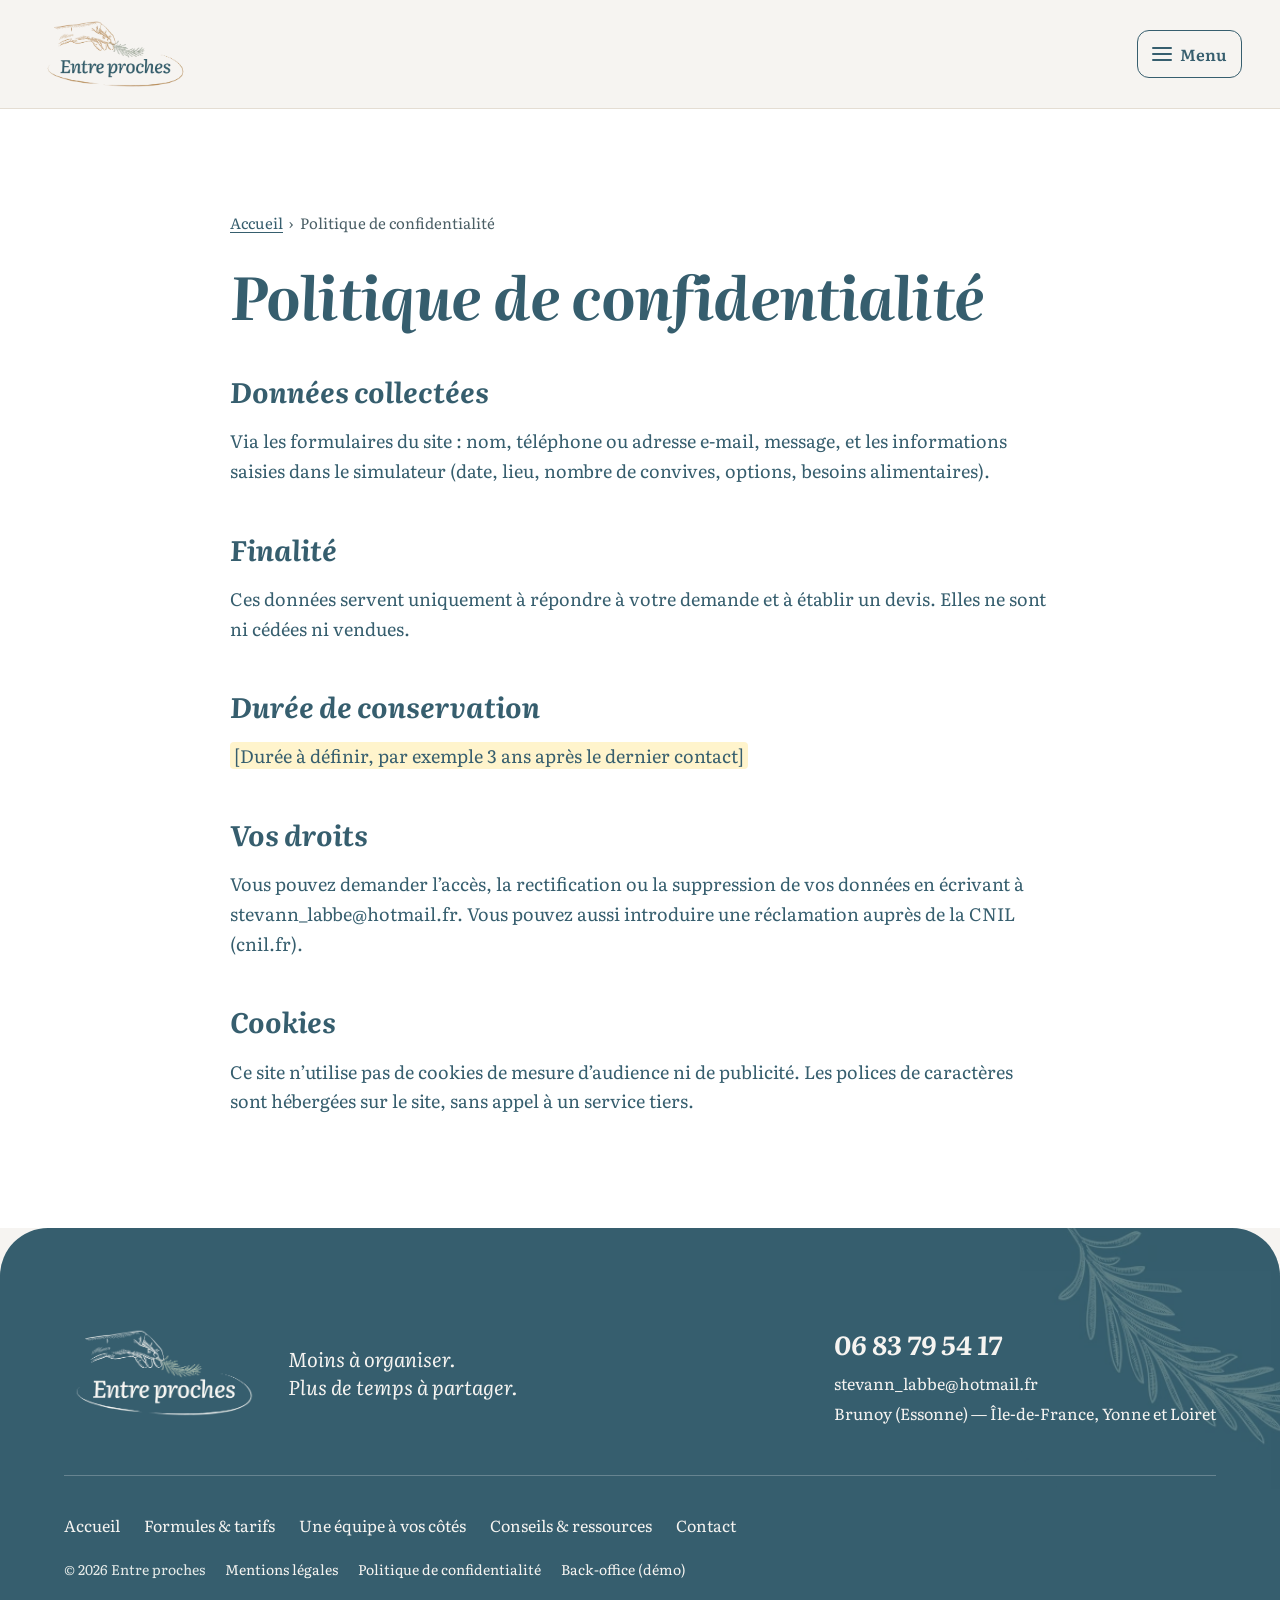
<file: politique-de-confidentialite/index.html>
<!doctype html>
<html lang="fr">
<head>
<meta charset="utf-8">
<meta name="viewport" content="width=device-width, initial-scale=1">
<title>Politique de confidentialité | Entre proches</title>
<meta name="description" content="Comment Entre proches traite les informations transmises via les formulaires du site.">
<meta name="robots" content="noindex, nofollow">
<meta property="og:type" content="website">
<meta property="og:locale" content="fr_FR">
<meta property="og:site_name" content="Entre proches">
<meta property="og:title" content="Politique de confidentialité | Entre proches">
<meta property="og:description" content="Comment Entre proches traite les informations transmises via les formulaires du site.">
<meta name="theme-color" content="#365e6e">
<link rel="icon" type="image/png" sizes="32x32" href="../assets/img/favicon-32.png">
<link rel="apple-touch-icon" href="../assets/img/apple-touch-icon.png">
<link rel="preload" href="../assets/fonts/literata-var.woff2" as="font" type="font/woff2" crossorigin>
<link rel="preload" href="../assets/fonts/literata-italic-var.woff2" as="font" type="font/woff2" crossorigin>
<link rel="stylesheet" href="../assets/css/style.css">
</head>
<body>
<a class="skip-link" href="#contenu">Aller au contenu</a>
<header class="site-header">
  <div class="site-header__inner">
    <a class="site-logo" href="../" aria-label="Entre proches – accueil"><img src="../assets/img/logo-entre-proches.webp" alt="Entre proches" width="118" height="64"></a>
    <button class="nav-toggle" type="button" aria-expanded="false" aria-controls="site-nav"><span class="nav-toggle__bars"><span></span></span>Menu</button>
    <div class="site-nav" id="site-nav">
      <nav aria-label="Navigation principale"><ul class="nav-list"><li><a href="../repas-apres-obseques/">Formules &amp; tarifs</a></li><li><a href="../notre-equipe/">Une équipe à vos côtés</a></li><li><a href="../conseils-et-ressources/">Conseils &amp; ressources</a></li><li><a href="../contact/">Contact</a></li></ul></nav>
      <div class="header-actions">
        <a class="phone-link" href="tel:+33683795417"><svg class="icon" viewBox="0 0 24 24" aria-hidden="true"><path d="M5 4h3.5l1.5 4-2 1.3a11 11 0 0 0 6.7 6.7L16 14l4 1.5V19a1.5 1.5 0 0 1-1.6 1.5C10.6 20 4 13.4 3.5 5.6A1.5 1.5 0 0 1 5 4z"/></svg>06 83 79 54 17</a>
        <a class="btn btn--primary btn--sm" href="../contact/">Organiser votre réception</a>
      </div>
    </div>
  </div>
</header>
<main id="contenu">

<section class="section section--white">
  <div class="container--text legal-content">
    <nav class="breadcrumb" aria-label="Fil d’Ariane"><ol><li><a href="../">Accueil</a></li><li aria-current="page">Politique de confidentialité</li></ol></nav>
    <h1 class="h1" style="margin-top:16px">Politique de confidentialité</h1>
    <h2>Données collectées</h2>
    <p>Via les formulaires du site : nom, téléphone ou adresse e-mail, message, et les informations saisies dans le simulateur (date, lieu, nombre de convives, options, besoins alimentaires).</p>
    <h2>Finalité</h2>
    <p>Ces données servent uniquement à répondre à votre demande et à établir un devis. Elles ne sont ni cédées ni vendues.</p>
    <h2>Durée de conservation</h2>
    <p><span class="todo">[Durée à définir, par exemple 3 ans après le dernier contact]</span></p>
    <h2>Vos droits</h2>
    <p>Vous pouvez demander l’accès, la rectification ou la suppression de vos données en écrivant à stevann_labbe@hotmail.fr. Vous pouvez aussi introduire une réclamation auprès de la CNIL (cnil.fr).</p>
    <h2>Cookies</h2>
    <p>Ce site n’utilise pas de cookies de mesure d’audience ni de publicité. Les polices de caractères sont hébergées sur le site, sans appel à un service tiers.</p>
  </div>
</section>
</main>
<footer class="site-footer">
  <img class="site-footer__deco" src="../assets/img/icone-romarin.webp" alt="" width="300" height="300" loading="lazy">
  <div class="site-footer__inner">
    <div class="site-footer__top">
      <div class="site-footer__brand">
        <img src="../assets/img/logo-entre-proches-clair.webp" alt="Entre proches" width="200" height="109" loading="lazy">
        <p class="site-footer__tagline">Moins à organiser.<br>Plus de temps à partager.</p>
      </div>
      <div class="site-footer__contact">
        <a class="site-footer__phone" href="tel:+33683795417">06 83 79 54 17</a>
        <a href="mailto:stevann_labbe@hotmail.fr">stevann_labbe@hotmail.fr</a>
        <p>Brunoy (Essonne) — Île-de-France, Yonne et Loiret</p>
      </div>
    </div>
    <div class="site-footer__bottom">
      <nav aria-label="Pied de page"><ul class="footer-nav">
        <li><a href="../">Accueil</a></li>
        <li><a href="../repas-apres-obseques/">Formules &amp; tarifs</a></li>
        <li><a href="../notre-equipe/">Une équipe à vos côtés</a></li>
        <li><a href="../conseils-et-ressources/">Conseils &amp; ressources</a></li>
        <li><a href="../contact/">Contact</a></li>
      </ul></nav>
      <p class="legal"><span>© <span data-year>2026</span> Entre proches</span><a href="../mentions-legales/">Mentions légales</a><a href="../politique-de-confidentialite/">Politique de confidentialité</a><a href="../admin/">Back-office (démo)</a></p>
    </div>
  </div>
</footer>
<script src="../assets/js/cms-defaults.js" defer></script>
<script src="../assets/js/demo-cms.js" defer></script>
<script src="../assets/js/main.js" defer></script>
</body>
</html>
</file>
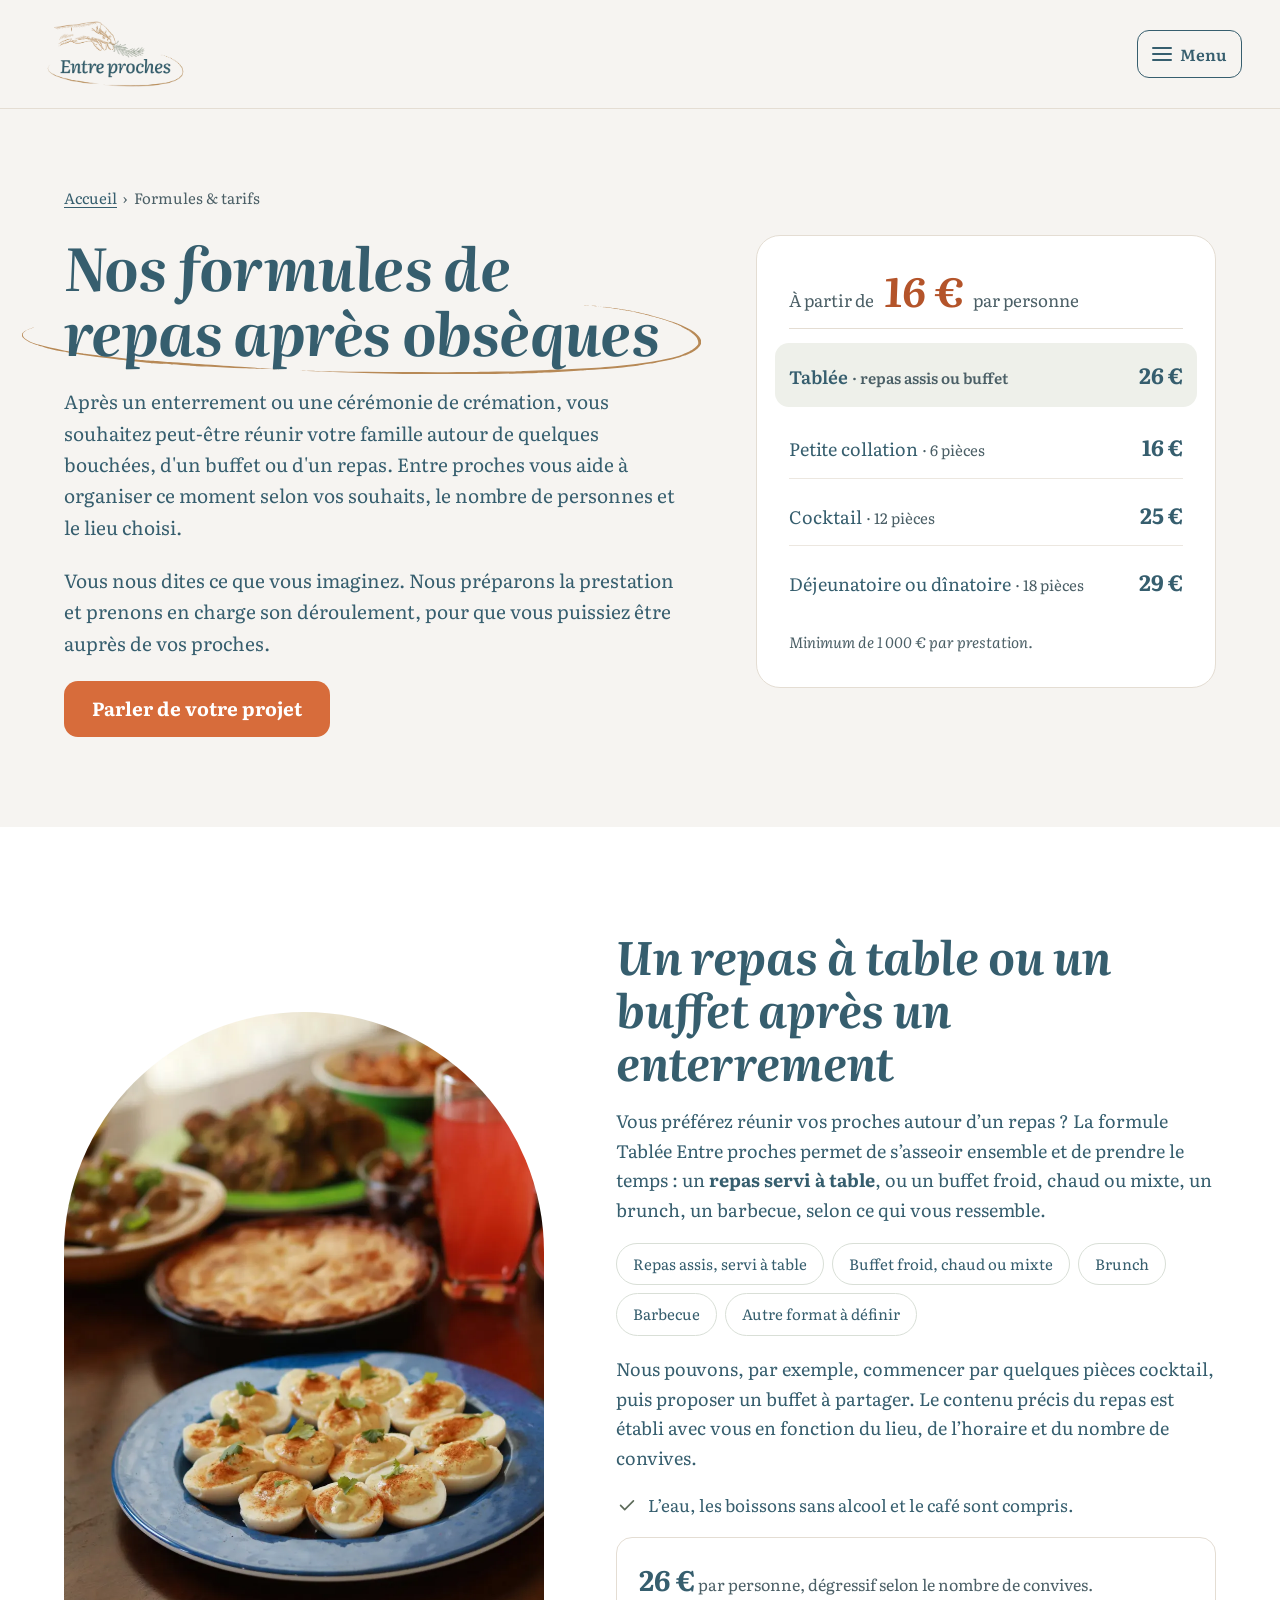
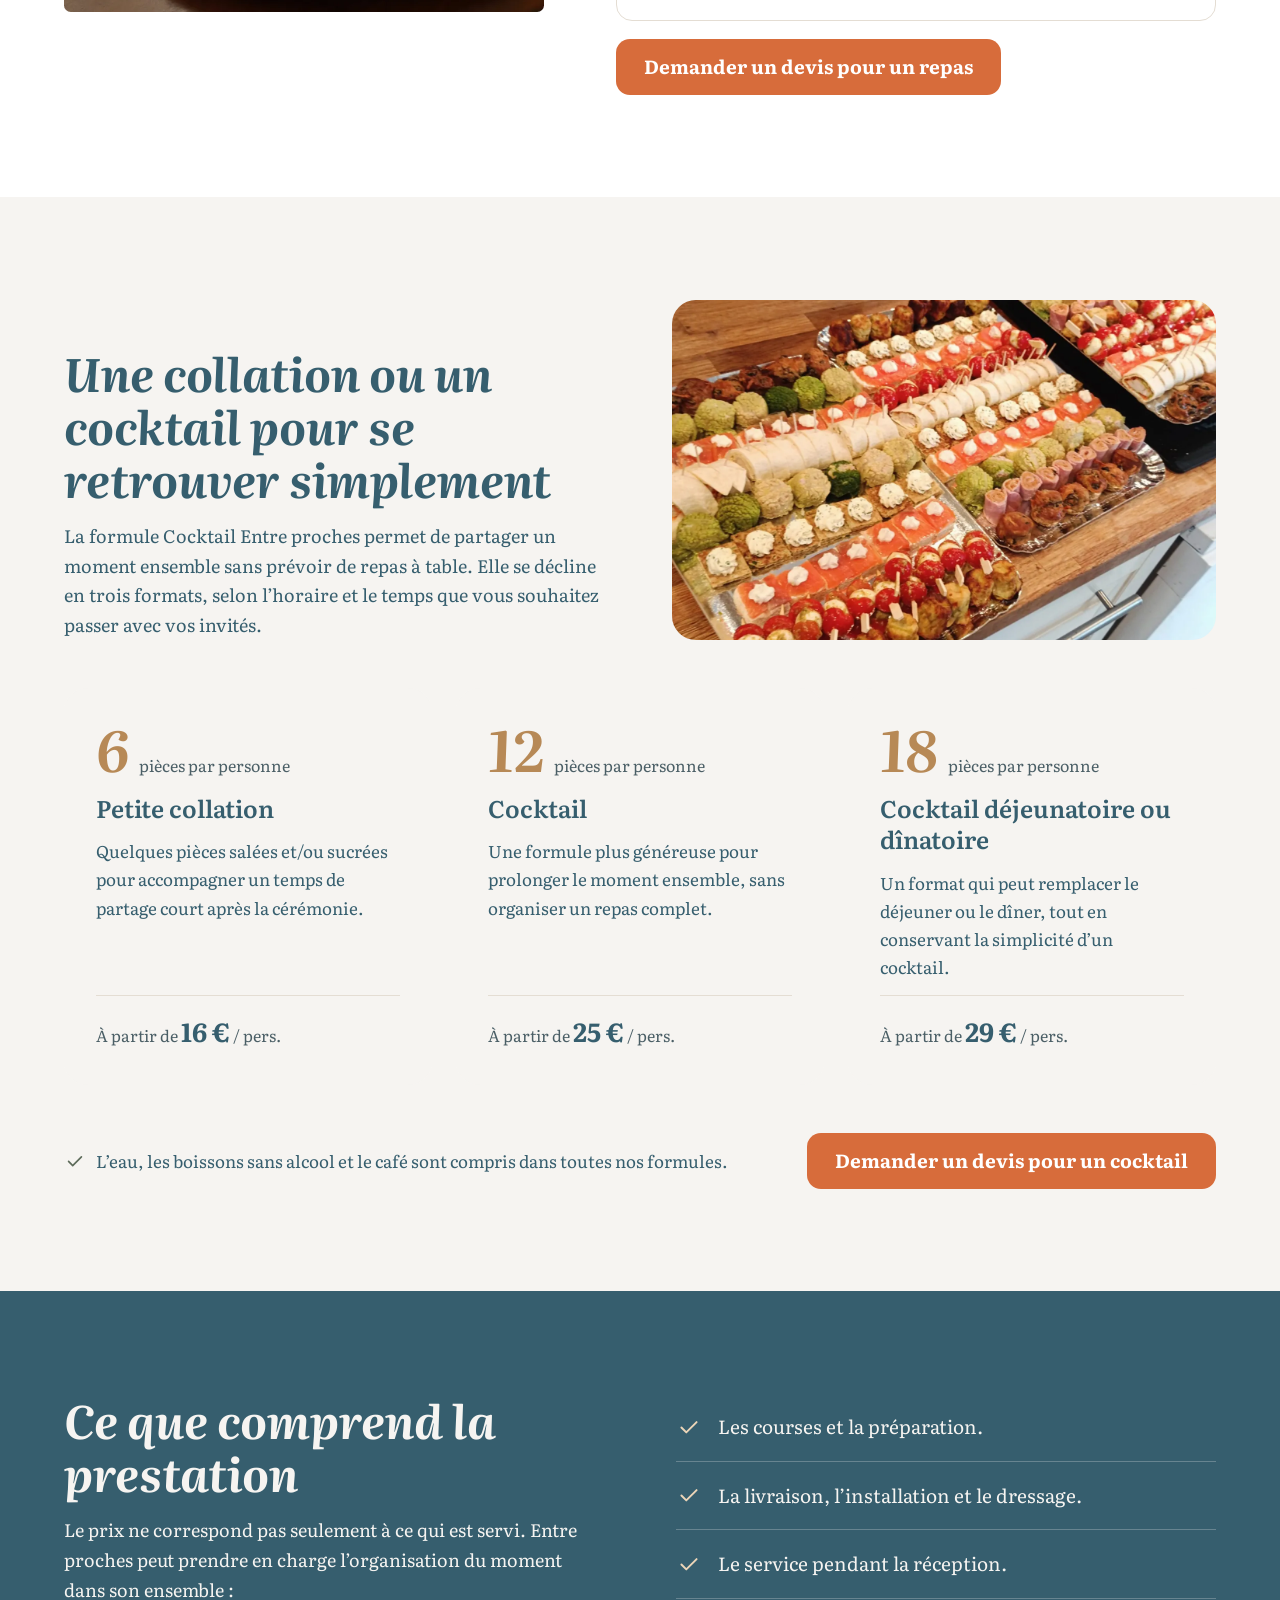
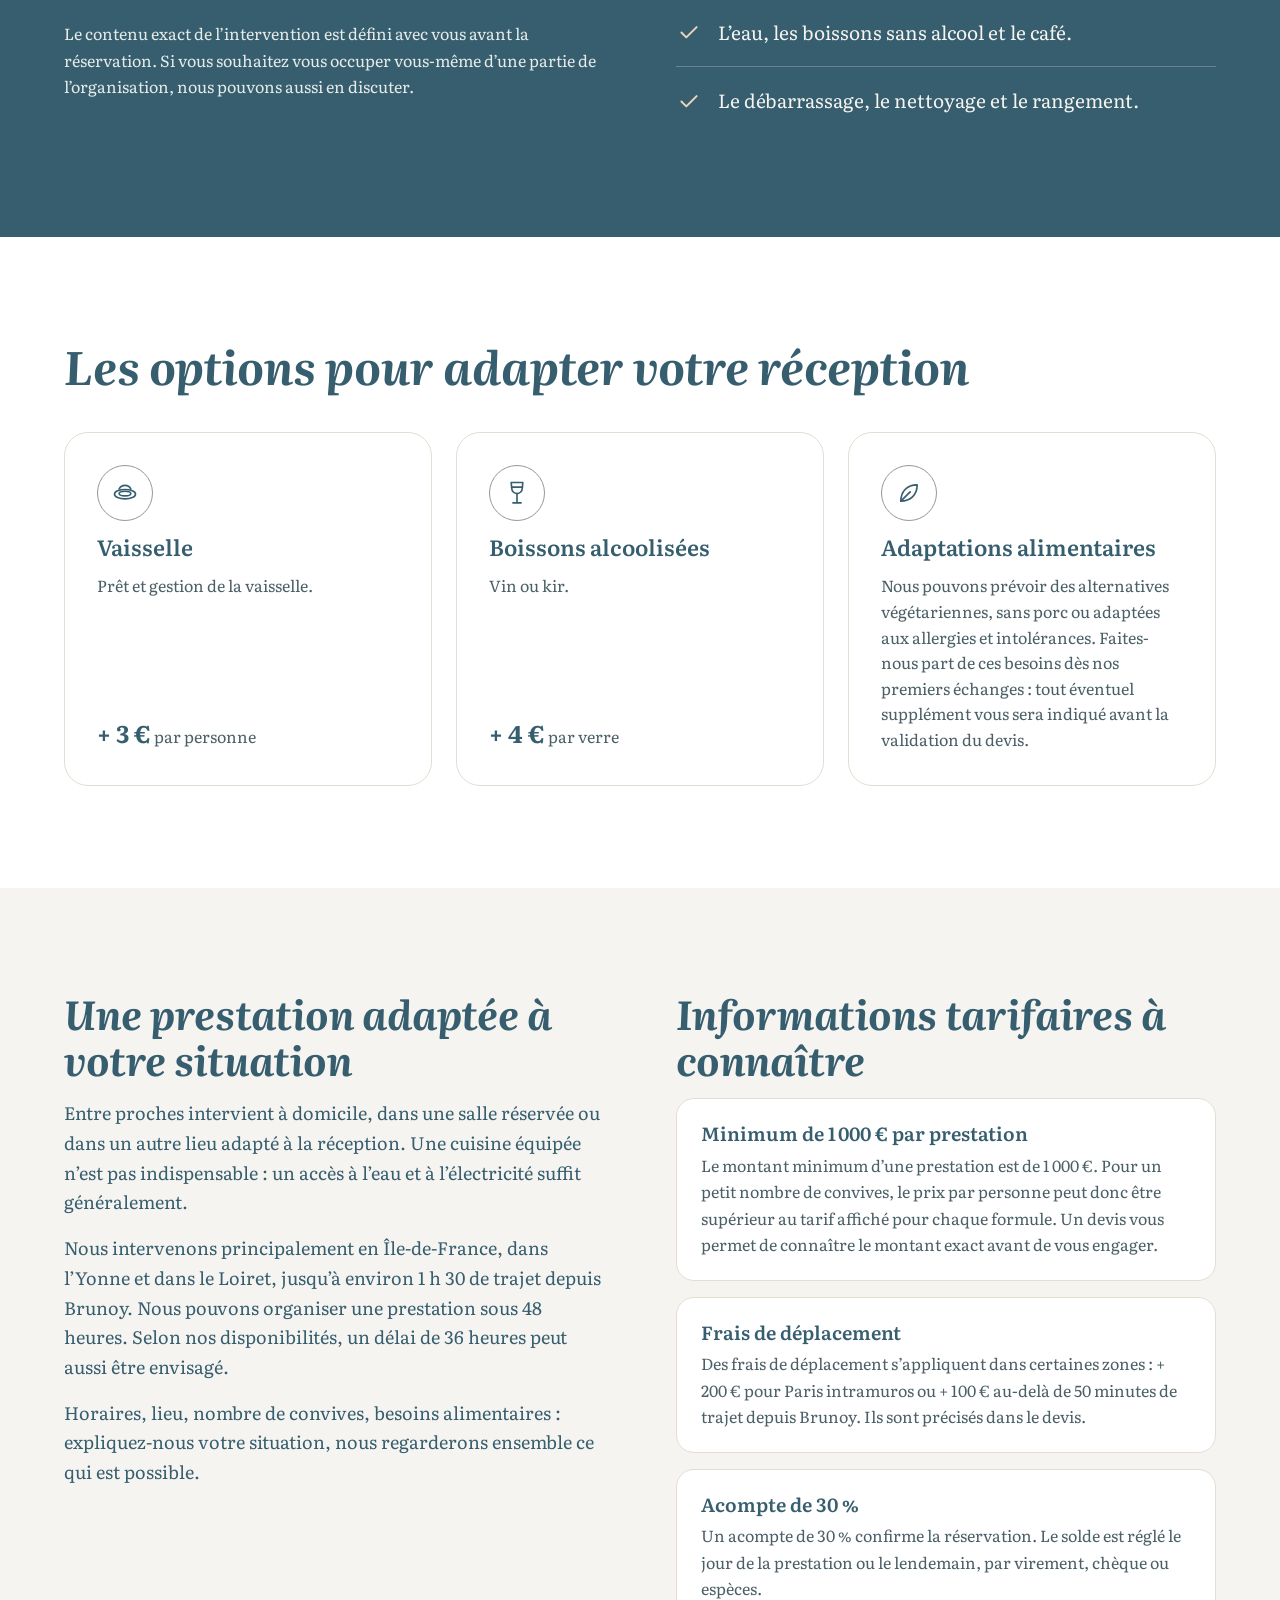
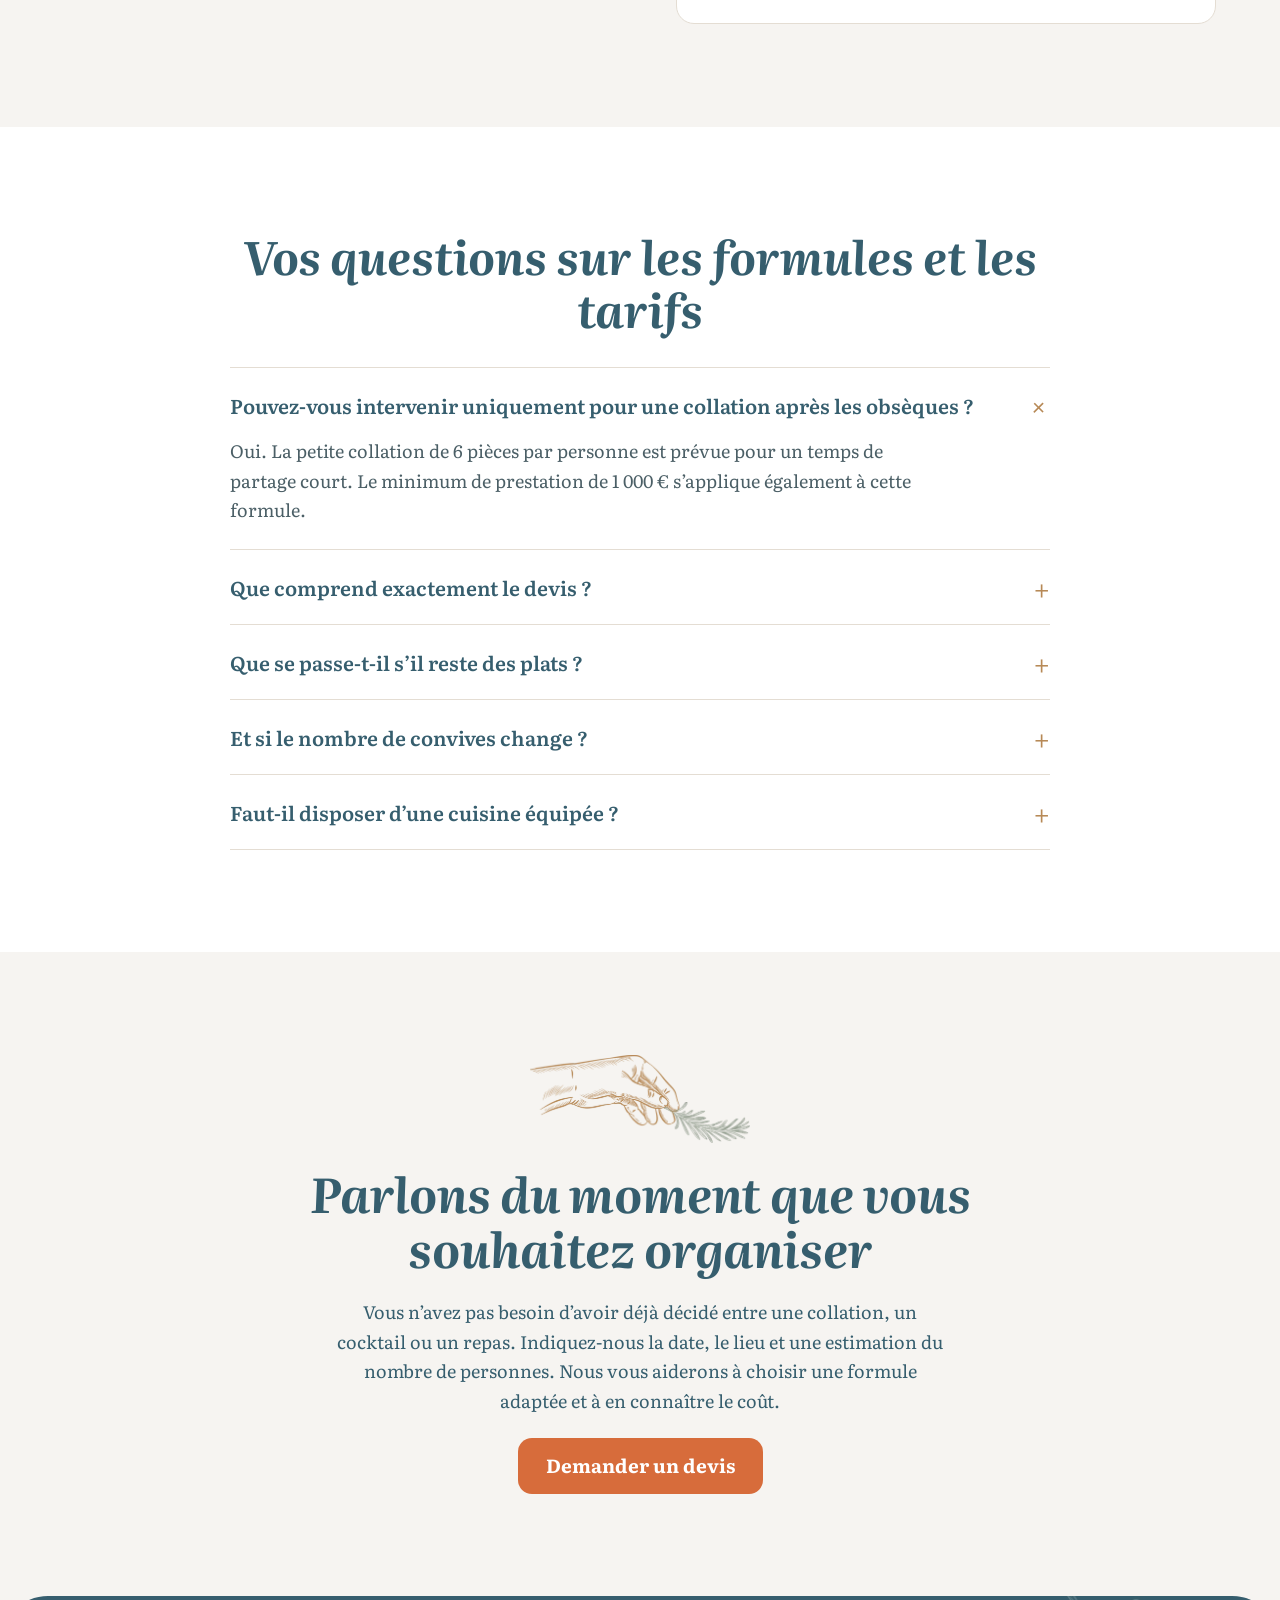
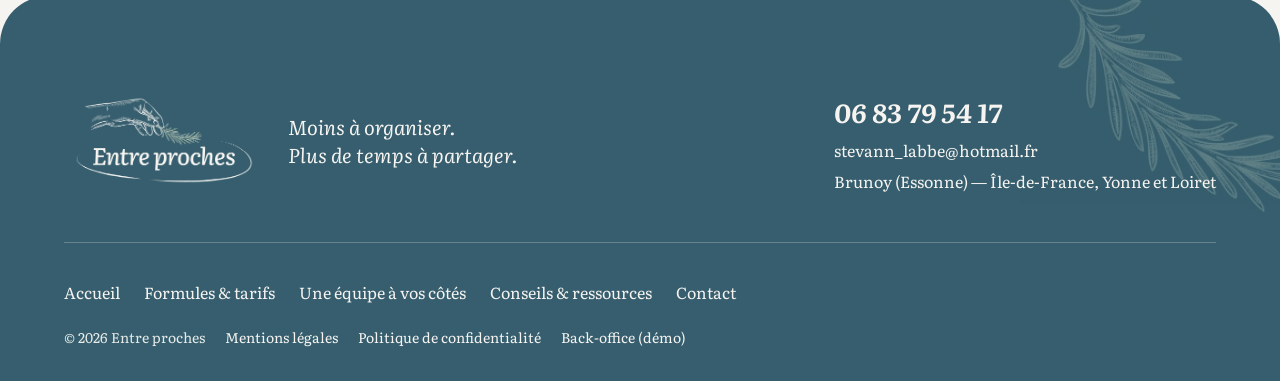
<file: repas-apres-obseques/index.html>
<!doctype html>
<html lang="fr">
<head>
<meta charset="utf-8">
<meta name="viewport" content="width=device-width, initial-scale=1">
<title>Repas après obsèques : formules et tarifs | Entre proches</title>
<meta name="description" content="Collation, cocktail ou repas après les obsèques : découvrez les formules Entre proches, les tarifs et ce qui est compris dans la prestation.">
<meta name="robots" content="noindex, nofollow">
<meta property="og:type" content="website">
<meta property="og:locale" content="fr_FR">
<meta property="og:site_name" content="Entre proches">
<meta property="og:title" content="Repas après obsèques : formules et tarifs | Entre proches">
<meta property="og:description" content="Collation, cocktail ou repas après les obsèques : découvrez les formules Entre proches, les tarifs et ce qui est compris dans la prestation.">
<meta name="theme-color" content="#365e6e">
<link rel="icon" type="image/png" sizes="32x32" href="../assets/img/favicon-32.png">
<link rel="apple-touch-icon" href="../assets/img/apple-touch-icon.png">
<link rel="preload" href="../assets/fonts/literata-var.woff2" as="font" type="font/woff2" crossorigin>
<link rel="preload" href="../assets/fonts/literata-italic-var.woff2" as="font" type="font/woff2" crossorigin>
<link rel="stylesheet" href="../assets/css/style.css">
</head>
<body>
<a class="skip-link" href="#contenu">Aller au contenu</a>
<header class="site-header">
  <div class="site-header__inner">
    <a class="site-logo" href="../" aria-label="Entre proches – accueil"><img src="../assets/img/logo-entre-proches.webp" alt="Entre proches" width="118" height="64"></a>
    <button class="nav-toggle" type="button" aria-expanded="false" aria-controls="site-nav"><span class="nav-toggle__bars"><span></span></span>Menu</button>
    <div class="site-nav" id="site-nav">
      <nav aria-label="Navigation principale"><ul class="nav-list"><li><a href="../repas-apres-obseques/" aria-current="page">Formules &amp; tarifs</a></li><li><a href="../notre-equipe/">Une équipe à vos côtés</a></li><li><a href="../conseils-et-ressources/">Conseils &amp; ressources</a></li><li><a href="../contact/">Contact</a></li></ul></nav>
      <div class="header-actions">
        <a class="phone-link" href="tel:+33683795417"><svg class="icon" viewBox="0 0 24 24" aria-hidden="true"><path d="M5 4h3.5l1.5 4-2 1.3a11 11 0 0 0 6.7 6.7L16 14l4 1.5V19a1.5 1.5 0 0 1-1.6 1.5C10.6 20 4 13.4 3.5 5.6A1.5 1.5 0 0 1 5 4z"/></svg>06 83 79 54 17</a>
        <a class="btn btn--primary btn--sm" href="../contact/">Organiser votre réception</a>
      </div>
    </div>
  </div>
</header>
<main id="contenu">

<section class="hero">
  <div class="container split">
    <div class="hero__text">
      <nav class="breadcrumb" aria-label="Fil d’Ariane"><ol><li><a href="../">Accueil</a></li><li aria-current="page">Formules &amp; tarifs</li></ol></nav>
      <h1 class="h1">Nos formules de <span class="circled">repas après obsèques</span></h1>
      <p class="lead">Après un enterrement ou une cérémonie de crémation, vous souhaitez peut-être réunir votre famille autour de quelques bouchées, d'un buffet ou d'un repas. Entre proches vous aide à organiser ce moment selon vos souhaits, le nombre de personnes et le lieu choisi.</p>
      <p class="lead">Vous nous dites ce que vous imaginez. Nous préparons la prestation et prenons en charge son déroulement, pour que vous puissiez être auprès de vos proches.</p>
      <div class="btn-row"><a class="btn btn--primary" href="../contact/">Parler de votre projet</a></div>
    </div>
    <aside class="price-summary" aria-label="Tarifs en bref">
      <p class="price-summary__head"><span>À partir de</span><b><span data-price="collation">16</span> €</b><span>par personne</span></p>
      <a href="#repas" class="price-summary__star"><span>Tablée <span class="muted small">· repas assis ou buffet</span></span><strong><span data-price="tablee">26</span> €</strong></a>
      <a href="#cocktail"><span>Petite collation <span class="muted small">· 6 pièces</span></span><strong><span data-price="collation">16</span> €</strong></a>
      <a href="#cocktail"><span>Cocktail <span class="muted small">· 12 pièces</span></span><strong><span data-price="cocktail">25</span> €</strong></a>
      <a href="#cocktail"><span>Déjeunatoire ou dînatoire <span class="muted small">· 18 pièces</span></span><strong><span data-price="dejeunatoire">29</span> €</strong></a>
      <p class="note" style="margin-top:12px">Minimum de <span data-price="minimum">1 000</span> € par prestation.</p>
    </aside>
  </div>
</section>

<section class="section section--white" id="repas">
  <div class="container split">
    <img class="photo photo--arch" src="../assets/img/photos/table-familiale.webp" alt="Table familiale avec plats partagés : œufs mimosa, quiche et salades" width="933" height="1400" loading="lazy">
    <div class="stack" style="gap:18px;flex-basis:520px">
      <h2 class="h2">Un repas à table ou un buffet après un enterrement</h2>
      <p>Vous préférez réunir vos proches autour d’un repas ? La formule Tablée Entre proches permet de s’asseoir ensemble et de prendre le temps : un <strong>repas servi à table</strong>, ou un buffet froid, chaud ou mixte, un brunch, un barbecue, selon ce qui vous ressemble.</p>
      <ul class="chips"><li class="chip chip--light">Repas assis, servi à table</li><li class="chip chip--light">Buffet froid, chaud ou mixte</li><li class="chip chip--light">Brunch</li><li class="chip chip--light">Barbecue</li><li class="chip chip--light">Autre format à définir</li></ul>
      <p>Nous pouvons, par exemple, commencer par quelques pièces cocktail, puis proposer un buffet à partager. Le contenu précis du repas est établi avec vous en fonction du lieu, de l’horaire et du nombre de convives.</p>
      <p class="check" style="font-size:17px"><svg class="icon" viewBox="0 0 24 24" aria-hidden="true"><path d="M5 12.5l4.5 4.5L19 7.5"/></svg>L’eau, les boissons sans alcool et le café sont compris.</p>
      <p class="price-box"><strong><span data-price="tablee">26</span> €</strong> par personne, dégressif selon le nombre de convives.</p>
      <div><a class="btn btn--primary" href="../contact/">Demander un devis pour un repas</a></div>
    </div>
  </div>
</section>

<section class="section section--neutre" id="cocktail">
  <div class="container stack stack--xl">
    <div class="split split--end" style="gap:24px 64px">
      <div class="stack"><h2 class="h2">Une collation ou un cocktail pour se retrouver simplement</h2>
      <p class="measure">La formule Cocktail Entre proches permet de partager un moment ensemble sans prévoir de repas à table. Elle se décline en trois formats, selon l’horaire et le temps que vous souhaitez passer avec vos invités.</p></div>
      <img class="photo photo--landscape" src="../assets/img/photos/pieces-cocktail.webp" alt="Plateaux de pièces cocktail salées" width="1400" height="1400" loading="lazy">
    </div>
    <div class="grid grid--3">
      <article class="format-card"><p class="format-card__count"><strong>6</strong><span>pièces par personne</span></p><h3 class="h3" style="font-size:24px">Petite collation</h3><p class="format-card__text">Quelques pièces salées et/ou sucrées pour accompagner un temps de partage court après la cérémonie.</p><p class="format-card__price">À partir de <strong><span data-price="collation">16</span> €</strong> / pers.</p></article>
      <article class="format-card"><p class="format-card__count"><strong>12</strong><span>pièces par personne</span></p><h3 class="h3" style="font-size:24px">Cocktail</h3><p class="format-card__text">Une formule plus généreuse pour prolonger le moment ensemble, sans organiser un repas complet.</p><p class="format-card__price">À partir de <strong><span data-price="cocktail">25</span> €</strong> / pers.</p></article>
      <article class="format-card"><p class="format-card__count"><strong>18</strong><span>pièces par personne</span></p><h3 class="h3" style="font-size:24px">Cocktail déjeunatoire ou dînatoire</h3><p class="format-card__text">Un format qui peut remplacer le déjeuner ou le dîner, tout en conservant la simplicité d’un cocktail.</p><p class="format-card__price">À partir de <strong><span data-price="dejeunatoire">29</span> €</strong> / pers.</p></article>
    </div>
    <div class="row-between">
      <p class="check" style="font-size:17px"><svg class="icon" viewBox="0 0 24 24" aria-hidden="true"><path d="M5 12.5l4.5 4.5L19 7.5"/></svg>L’eau, les boissons sans alcool et le café sont compris dans toutes nos formules.</p>
      <a class="btn btn--primary" href="../contact/">Demander un devis pour un cocktail</a>
    </div>
  </div>
</section>

<section class="section section--blue">
  <div class="container split split--top">
    <div class="stack">
      <h2 class="h2">Ce que comprend la prestation</h2>
      <p>Le prix ne correspond pas seulement à ce qui est servi. Entre proches peut prendre en charge l’organisation du moment dans son ensemble :</p>
      <p class="muted" style="font-size:16px">Le contenu exact de l’intervention est défini avec vous avant la réservation. Si vous souhaitez vous occuper vous-même d’une partie de l’organisation, nous pouvons aussi en discuter.</p>
    </div>
    <ul class="list-reset included">
      <li><svg class="icon" viewBox="0 0 24 24" aria-hidden="true"><path d="M5 12.5l4.5 4.5L19 7.5"/></svg>Les courses et la préparation.</li>
      <li><svg class="icon" viewBox="0 0 24 24" aria-hidden="true"><path d="M5 12.5l4.5 4.5L19 7.5"/></svg>La livraison, l’installation et le dressage.</li>
      <li><svg class="icon" viewBox="0 0 24 24" aria-hidden="true"><path d="M5 12.5l4.5 4.5L19 7.5"/></svg>Le service pendant la réception.</li>
      <li><svg class="icon" viewBox="0 0 24 24" aria-hidden="true"><path d="M5 12.5l4.5 4.5L19 7.5"/></svg>L’eau, les boissons sans alcool et le café.</li>
      <li><svg class="icon" viewBox="0 0 24 24" aria-hidden="true"><path d="M5 12.5l4.5 4.5L19 7.5"/></svg>Le débarrassage, le nettoyage et le rangement.</li>
    </ul>
  </div>
</section>

<section class="section section--white">
  <div class="container stack" style="gap:40px">
    <h2 class="h2">Les options pour adapter votre réception</h2>
    <div class="grid grid--3">
      <article class="card card--bordered"><span class="icon-badge"><svg class="icon" viewBox="0 0 24 24" aria-hidden="true"><ellipse cx="12" cy="13" rx="9" ry="4"/><ellipse cx="12" cy="12.5" rx="5" ry="2"/><path d="M7 8.5c1-2 3-3 5-3s4 1 5 3"/></svg></span><h3 class="h3" style="font-size:22px">Vaisselle</h3><p style="flex-grow:1">Prêt et gestion de la vaisselle.</p><p class="price-box" style="border:0;padding:0"><strong style="font-size:24px">+ <span data-price="vaisselle">3</span> €</strong> par personne</p></article>
      <article class="card card--bordered"><span class="icon-badge"><svg class="icon" viewBox="0 0 24 24" aria-hidden="true"><path d="M7 3h10l-.5 5a4.5 4.5 0 0 1-9 0z"/><path d="M12 12.5V20"/><path d="M8.5 20.5h7"/><path d="M7.4 7h9.2"/></svg></span><h3 class="h3" style="font-size:22px">Boissons alcoolisées</h3><p style="flex-grow:1">Vin ou kir.</p><p class="price-box" style="border:0;padding:0"><strong style="font-size:24px">+ <span data-price="verre">4</span> €</strong> par verre</p></article>
      <article class="card card--bordered"><span class="icon-badge"><svg class="icon" viewBox="0 0 24 24" aria-hidden="true"><path d="M5 19C5 11 10 5 19 5c0 9-6 14-14 14z"/><path d="M5 19l8-8"/></svg></span><h3 class="h3" style="font-size:22px">Adaptations alimentaires</h3><p>Nous pouvons prévoir des alternatives végétariennes, sans porc ou adaptées aux allergies et intolérances. Faites-nous part de ces besoins dès nos premiers échanges : tout éventuel supplément vous sera indiqué avant la validation du devis.</p></article>
    </div>
  </div>
</section>

<section class="section section--neutre">
  <div class="container split split--top">
    <div class="stack">
      <h2 class="h2" style="font-size:clamp(28px,3.2vw,40px)">Une prestation adaptée à votre situation</h2>
      <p>Entre proches intervient à domicile, dans une salle réservée ou dans un autre lieu adapté à la réception. Une cuisine équipée n’est pas indispensable : un accès à l’eau et à l’électricité suffit généralement.</p>
      <p>Nous intervenons principalement en Île-de-France, dans l’Yonne et dans le Loiret, jusqu’à environ 1 h 30 de trajet depuis Brunoy. Nous pouvons organiser une prestation sous 48 heures. Selon nos disponibilités, un délai de 36 heures peut aussi être envisagé.</p>
      <p>Horaires, lieu, nombre de convives, besoins alimentaires : expliquez-nous votre situation, nous regarderons ensemble ce qui est possible.</p>
    </div>
    <div class="stack">
      <h2 class="h2" style="font-size:clamp(28px,3.2vw,40px)">Informations tarifaires à connaître</h2>
      <div class="info-card"><h3 class="h3" style="font-size:19px">Minimum de <span data-price="minimum">1 000</span> € par prestation</h3><p>Le montant minimum d’une prestation est de <span data-price="minimum">1 000</span> €. Pour un petit nombre de convives, le prix par personne peut donc être supérieur au tarif affiché pour chaque formule. Un devis vous permet de connaître le montant exact avant de vous engager.</p></div>
      <div class="info-card"><h3 class="h3" style="font-size:19px">Frais de déplacement</h3><p>Des frais de déplacement s’appliquent dans certaines zones : + <span data-price="paris">200</span> € pour Paris intramuros ou + <span data-price="loin">100</span> € au-delà de 50 minutes de trajet depuis Brunoy. Ils sont précisés dans le devis.</p></div>
      <div class="info-card"><h3 class="h3" style="font-size:19px">Acompte de 30 %</h3><p>Un acompte de 30 % confirme la réservation. Le solde est réglé le jour de la prestation ou le lendemain, par virement, chèque ou espèces.</p></div>
    </div>
  </div>
</section>

<section class="section section--white">
  <div class="container--text stack" style="gap:32px">
    <h2 class="h2" style="text-align:center">Vos questions sur les formules et les tarifs</h2>
    <div class="faq"><details open><summary><h3>Pouvez-vous intervenir uniquement pour une collation après les obsèques ?</h3><span class="faq__plus" aria-hidden="true">+</span></summary><p>Oui. La petite collation de 6 pièces par personne est prévue pour un temps de partage court. Le minimum de prestation de 1 000 € s’applique également à cette formule.</p></details><details><summary><h3>Que comprend exactement le devis ?</h3><span class="faq__plus" aria-hidden="true">+</span></summary><p>Il précise la formule choisie, le nombre de convives, le contenu de la prestation, les éventuelles options et les frais de déplacement applicables. Vous connaissez ainsi le montant et les modalités d’intervention avant de confirmer.</p></details><details><summary><h3>Que se passe-t-il s’il reste des plats ?</h3><span class="faq__plus" aria-hidden="true">+</span></summary><p>Les plats non consommés restent à votre disposition. Nous prévoyons de quoi les conditionner à la fin de la réception.</p></details><details><summary><h3>Et si le nombre de convives change ?</h3><span class="faq__plus" aria-hidden="true">+</span></summary><p>Vous pouvez modifier le nombre définitif jusqu’à 48 heures avant la prestation. Si la réservation est faite moins de 48 heures avant, le nombre annoncé lors de la commande sert de base à la facturation.</p></details><details><summary><h3>Faut-il disposer d’une cuisine équipée ?</h3><span class="faq__plus" aria-hidden="true">+</span></summary><p>Non. Selon la prestation et le lieu, nous pouvons apporter le matériel nécessaire. Nous avons au minimum besoin d’un accès à l’eau et à l’électricité.</p></details></div>
  </div>
</section>

<section class="section section--neutre">
  <div class="container--text stack center" style="gap:22px">
    <img src="../assets/img/main-romarin.webp" alt="" width="220" height="88" loading="lazy" style="width:220px">
    <h2 class="h2" style="font-size:clamp(30px,4vw,48px)">Parlons du moment que vous souhaitez organiser</h2>
    <p class="measure">Vous n’avez pas besoin d’avoir déjà décidé entre une collation, un cocktail ou un repas. Indiquez-nous la date, le lieu et une estimation du nombre de personnes. Nous vous aiderons à choisir une formule adaptée et à en connaître le coût.</p>
    <a class="btn btn--primary" href="../contact/">Demander un devis</a>
  </div>
</section>

</main>
<footer class="site-footer">
  <img class="site-footer__deco" src="../assets/img/icone-romarin.webp" alt="" width="300" height="300" loading="lazy">
  <div class="site-footer__inner">
    <div class="site-footer__top">
      <div class="site-footer__brand">
        <img src="../assets/img/logo-entre-proches-clair.webp" alt="Entre proches" width="200" height="109" loading="lazy">
        <p class="site-footer__tagline">Moins à organiser.<br>Plus de temps à partager.</p>
      </div>
      <div class="site-footer__contact">
        <a class="site-footer__phone" href="tel:+33683795417">06 83 79 54 17</a>
        <a href="mailto:stevann_labbe@hotmail.fr">stevann_labbe@hotmail.fr</a>
        <p>Brunoy (Essonne) — Île-de-France, Yonne et Loiret</p>
      </div>
    </div>
    <div class="site-footer__bottom">
      <nav aria-label="Pied de page"><ul class="footer-nav">
        <li><a href="../">Accueil</a></li>
        <li><a href="../repas-apres-obseques/">Formules &amp; tarifs</a></li>
        <li><a href="../notre-equipe/">Une équipe à vos côtés</a></li>
        <li><a href="../conseils-et-ressources/">Conseils &amp; ressources</a></li>
        <li><a href="../contact/">Contact</a></li>
      </ul></nav>
      <p class="legal"><span>© <span data-year>2026</span> Entre proches</span><a href="../mentions-legales/">Mentions légales</a><a href="../politique-de-confidentialite/">Politique de confidentialité</a><a href="../admin/">Back-office (démo)</a></p>
    </div>
  </div>
</footer>
<script src="../assets/js/cms-defaults.js" defer></script>
<script src="../assets/js/demo-cms.js" defer></script>
<script src="../assets/js/main.js" defer></script>
</body>
</html>
</file>
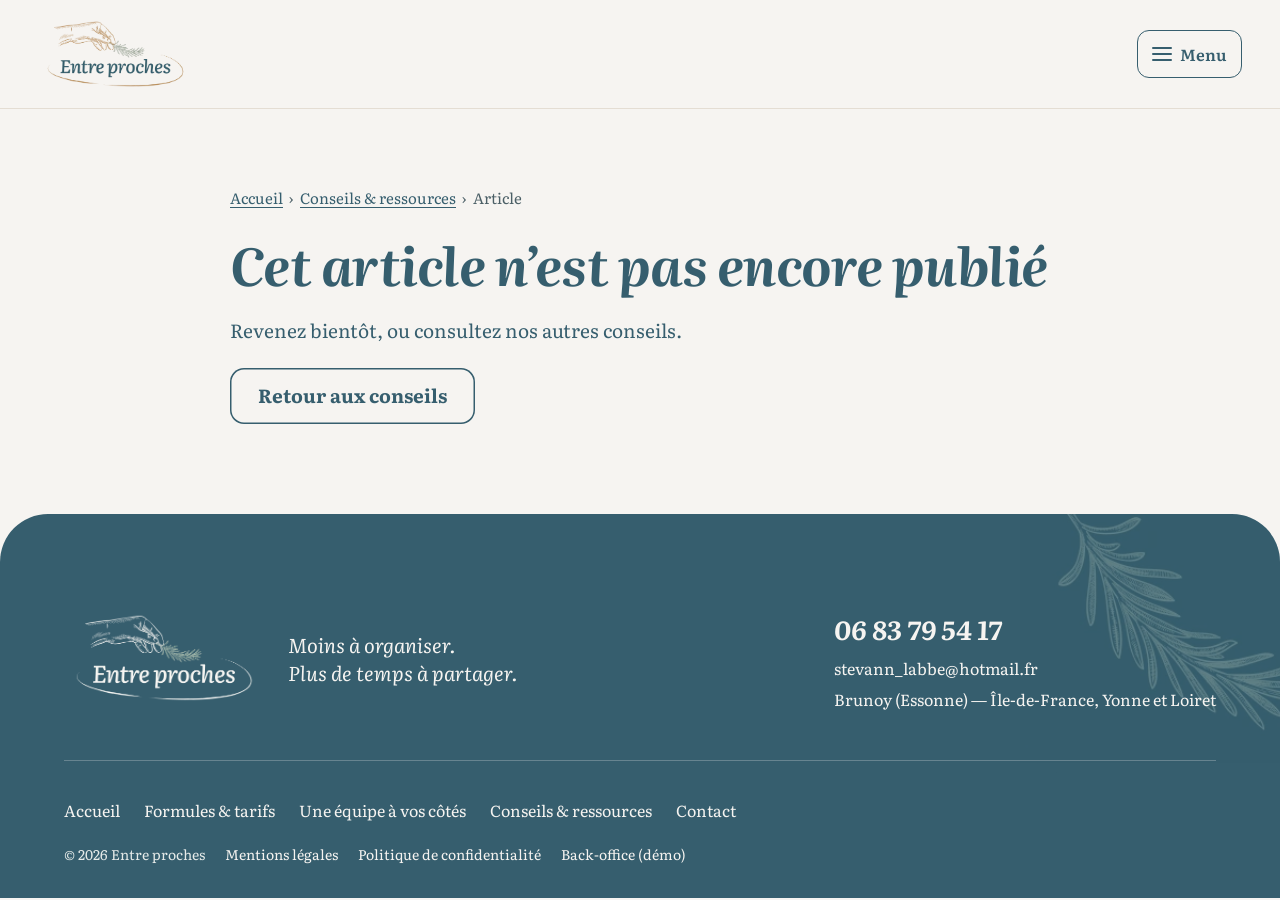
<file: conseils-et-ressources/article/index.html>
<!doctype html>
<html lang="fr">
<head>
<meta charset="utf-8">
<meta name="viewport" content="width=device-width, initial-scale=1">
<title>Article | Conseils & ressources | Entre proches</title>
<meta name="description" content="Conseils pour organiser un moment de partage après les obsèques.">
<meta name="robots" content="noindex, nofollow">
<meta property="og:type" content="website">
<meta property="og:locale" content="fr_FR">
<meta property="og:site_name" content="Entre proches">
<meta property="og:title" content="Article | Conseils & ressources | Entre proches">
<meta property="og:description" content="Conseils pour organiser un moment de partage après les obsèques.">
<meta name="theme-color" content="#365e6e">
<link rel="icon" type="image/png" sizes="32x32" href="../../assets/img/favicon-32.png">
<link rel="apple-touch-icon" href="../../assets/img/apple-touch-icon.png">
<link rel="preload" href="../../assets/fonts/literata-var.woff2" as="font" type="font/woff2" crossorigin>
<link rel="preload" href="../../assets/fonts/literata-italic-var.woff2" as="font" type="font/woff2" crossorigin>
<link rel="stylesheet" href="../../assets/css/style.css">
</head>
<body>
<a class="skip-link" href="#contenu">Aller au contenu</a>
<header class="site-header">
  <div class="site-header__inner">
    <a class="site-logo" href="../../" aria-label="Entre proches – accueil"><img src="../../assets/img/logo-entre-proches.webp" alt="Entre proches" width="118" height="64"></a>
    <button class="nav-toggle" type="button" aria-expanded="false" aria-controls="site-nav"><span class="nav-toggle__bars"><span></span></span>Menu</button>
    <div class="site-nav" id="site-nav">
      <nav aria-label="Navigation principale"><ul class="nav-list"><li><a href="../../repas-apres-obseques/">Formules &amp; tarifs</a></li><li><a href="../../notre-equipe/">Une équipe à vos côtés</a></li><li><a href="../../conseils-et-ressources/" aria-current="page">Conseils &amp; ressources</a></li><li><a href="../../contact/">Contact</a></li></ul></nav>
      <div class="header-actions">
        <a class="phone-link" href="tel:+33683795417"><svg class="icon" viewBox="0 0 24 24" aria-hidden="true"><path d="M5 4h3.5l1.5 4-2 1.3a11 11 0 0 0 6.7 6.7L16 14l4 1.5V19a1.5 1.5 0 0 1-1.6 1.5C10.6 20 4 13.4 3.5 5.6A1.5 1.5 0 0 1 5 4z"/></svg>06 83 79 54 17</a>
        <a class="btn btn--primary btn--sm" href="../../contact/">Organiser votre réception</a>
      </div>
    </div>
  </div>
</header>
<main id="contenu">

<section class="hero">
  <div class="container--text stack stack--lg">
    <nav class="breadcrumb" aria-label="Fil d’Ariane"><ol><li><a href="../../">Accueil</a></li><li><a href="../../conseils-et-ressources/">Conseils &amp; ressources</a></li><li aria-current="page" id="cms-article-crumb">Article</li></ol></nav>
    <article id="cms-article" class="stack" style="gap:22px">
      <h1 class="h1" style="font-size:clamp(32px,4.2vw,52px)">Cet article n’est pas encore publié</h1>
      <p class="lead">Revenez bientôt, ou consultez nos autres conseils.</p>
      <div><a class="btn btn--outline" href="../../conseils-et-ressources/">Retour aux conseils</a></div>
    </article>
  </div>
</section>
</main>
<footer class="site-footer">
  <img class="site-footer__deco" src="../../assets/img/icone-romarin.webp" alt="" width="300" height="300" loading="lazy">
  <div class="site-footer__inner">
    <div class="site-footer__top">
      <div class="site-footer__brand">
        <img src="../../assets/img/logo-entre-proches-clair.webp" alt="Entre proches" width="200" height="109" loading="lazy">
        <p class="site-footer__tagline">Moins à organiser.<br>Plus de temps à partager.</p>
      </div>
      <div class="site-footer__contact">
        <a class="site-footer__phone" href="tel:+33683795417">06 83 79 54 17</a>
        <a href="mailto:stevann_labbe@hotmail.fr">stevann_labbe@hotmail.fr</a>
        <p>Brunoy (Essonne) — Île-de-France, Yonne et Loiret</p>
      </div>
    </div>
    <div class="site-footer__bottom">
      <nav aria-label="Pied de page"><ul class="footer-nav">
        <li><a href="../../">Accueil</a></li>
        <li><a href="../../repas-apres-obseques/">Formules &amp; tarifs</a></li>
        <li><a href="../../notre-equipe/">Une équipe à vos côtés</a></li>
        <li><a href="../../conseils-et-ressources/">Conseils &amp; ressources</a></li>
        <li><a href="../../contact/">Contact</a></li>
      </ul></nav>
      <p class="legal"><span>© <span data-year>2026</span> Entre proches</span><a href="../../mentions-legales/">Mentions légales</a><a href="../../politique-de-confidentialite/">Politique de confidentialité</a><a href="../../admin/">Back-office (démo)</a></p>
    </div>
  </div>
</footer>
<script src="../../assets/js/cms-defaults.js" defer></script>
<script src="../../assets/js/demo-cms.js" defer></script>
<script src="../../assets/js/main.js" defer></script>
</body>
</html>
</file>
<file: assets/css/style.css>
/* ==========================================================================
   Entre proches — feuille de style
   Charte : Literata · Bleu #365e6e · Sauge #909c8c · Caramel #b78956
            Terracotta #d76c3b · Neutre #f6f4f1
   ========================================================================== */

@font-face {
  font-family: "Literata";
  src: url("../fonts/literata-var.woff2") format("woff2");
  font-weight: 200 900;
  font-style: normal;
  font-display: swap;
}
@font-face {
  font-family: "Literata";
  src: url("../fonts/literata-italic-var.woff2") format("woff2");
  font-weight: 200 900;
  font-style: italic;
  font-display: swap;
}

:root {
  --bleu: #365e6e;
  --bleu-fonce: #1f3b46;
  --sauge: #909c8c;
  --sauge-clair: #e9ece7;
  --caramel: #b78956;
  --caramel-hover: #a87b4a;
  --caramel-texte: #8d6539;   /* caramel assombri pour le petit texte (contraste AA) */
  --caramel-clair: #ecd5b8;   /* caramel éclairci pour le texte sur fond bleu */
  --terracotta: #d76c3b;
  --terracotta-hover: #c55f31;
  --terracotta-fonce: #b4542a;
  --neutre: #f6f4f1;
  --beige: #ece7e0;
  --blanc: #ffffff;
  --texte-doux: #4b5f66;
  --texte-clair: #e6ebe9;
  --bordure: #e4ddd3;
  --bordure-douce: #ece7e0;

  --gutter: clamp(20px, 5vw, 64px);
  --section-y: clamp(64px, 8vw, 120px);
  --radius: 24px;
  --radius-lg: 40px;
  --header-h: 89px;
}

*, *::before, *::after { box-sizing: border-box; }

html { scroll-behavior: smooth; -webkit-text-size-adjust: 100%; scroll-padding-top: calc(var(--header-h) + 16px); }
@media (prefers-reduced-motion: reduce) { html { scroll-behavior: auto; } *, *::before, *::after { transition: none !important; } }

body {
  margin: 0;
  font-family: "Literata", Georgia, "Times New Roman", serif;
  font-size: 18px;
  line-height: 1.65;
  color: var(--bleu);
  background: var(--neutre);
  font-optical-sizing: auto;
}

main { overflow-x: clip; }
img, svg { max-width: 100%; height: auto; }
img { display: block; }

a { color: var(--bleu); text-underline-offset: 3px; }
a:hover { color: var(--bleu-fonce); }
a:focus-visible, button:focus-visible, summary:focus-visible { outline: 3px solid var(--terracotta); outline-offset: 3px; border-radius: 4px; }

h1, h2, h3, p, ul, ol, figure, blockquote { margin: 0; }
strong { font-weight: 700; }

.visually-hidden {
  position: absolute !important; width: 1px; height: 1px; padding: 0; margin: -1px;
  overflow: hidden; clip: rect(0 0 0 0); white-space: nowrap; border: 0;
}
.skip-link {
  position: absolute; left: 16px; top: -60px; z-index: 100;
  background: var(--bleu); color: var(--neutre); padding: 10px 16px; border-radius: 10px;
}
.skip-link:focus { top: 12px; color: var(--neutre); }

/* ---------- Mise en page ---------- */
.container { max-width: 1200px; margin-inline: auto; }
.container--narrow { max-width: 880px; margin-inline: auto; }
.container--text { max-width: 820px; margin-inline: auto; }

.section { padding: var(--section-y) var(--gutter); }
.section--white { background: var(--blanc); }
.section--neutre { background: var(--neutre); }
.section--blue { background: var(--bleu); color: var(--neutre); position: relative; overflow: hidden; }
.section--blue h2, .section--blue h3 { color: var(--neutre); }
.section--blue a:not(.btn) { color: var(--neutre); }

.stack { display: flex; flex-direction: column; gap: 16px; }
.stack--lg { gap: 24px; }
.stack--xl { gap: 48px; }
.center { text-align: center; align-items: center; }
.split { display: flex; flex-wrap: wrap; gap: 48px 72px; align-items: center; }
.split > * { flex: 1 1 420px; min-width: 0; }
.split--top { align-items: flex-start; }
.split--end { align-items: flex-end; }

/* ---------- Typographie ---------- */
.h1 {
  font-style: italic; font-weight: 700;
  font-size: clamp(30px, 4.6vw, 62px); line-height: 1.12; letter-spacing: -0.01em;
}
.h2 {
  font-style: italic; font-weight: 700;
  font-size: clamp(30px, 3.6vw, 46px); line-height: 1.15;
}
.h3 { font-weight: 600; font-size: 21px; line-height: 1.3; }
.h3--italic { font-style: italic; font-weight: 700; font-size: 26px; line-height: 1.25; }
.lead { font-size: 19px; max-width: 60ch; }
.measure { max-width: 62ch; }
.muted { color: var(--texte-doux); }
.small { font-size: 15px; }
.note { font-size: 15px; font-style: italic; color: var(--texte-doux); }
.section--blue .muted { color: var(--texte-clair); }
.breadcrumb { font-size: 15px; color: var(--texte-doux); }
.breadcrumb ol { list-style: none; padding: 0; display: flex; flex-wrap: wrap; gap: 6px; }
.breadcrumb li + li::before { content: "›"; margin-right: 6px; }

/* Trait ovale de la charte autour d'un mot clé */
.circled { position: relative; display: inline-block; white-space: nowrap; isolation: isolate; }
.circled::before {
  content: ""; position: absolute; z-index: -1;
  left: -7%; right: -7%; top: 10%; bottom: -14%;
  background: url("../img/trait-cercle.svg") center / 100% 100% no-repeat;
  pointer-events: none;
}
@media (max-width: 360px) { .circled { white-space: normal; } .circled::before { display: none; } }

/* ---------- Boutons ---------- */
.btn {
  display: inline-flex; align-items: center; justify-content: center; gap: 10px;
  min-height: 56px; padding: 12px 28px; border-radius: 14px; border: 0;
  font: inherit; font-weight: 700; font-size: 19px; line-height: 1.25; text-align: center;
  text-decoration: none; cursor: pointer; transition: background-color .2s, color .2s;
}
.btn--sm { min-height: 48px; padding: 10px 22px; }
/* Terracotta = conversion (devis). Texte gras ≥ 19 px : contraste « grand texte » ≥ 3:1 */
.btn--primary { background: var(--terracotta); color: var(--blanc); }
.btn--primary:hover { background: var(--terracotta-hover); color: var(--blanc); }
/* Caramel = contact direct */
.btn--contact { background: var(--caramel); color: var(--blanc); }
.btn--contact:hover { background: var(--caramel-hover); color: var(--blanc); }
/* Contour bleu = navigation */
.btn--outline { background: transparent; color: var(--bleu); box-shadow: inset 0 0 0 1.5px var(--bleu); }
.btn--outline:hover { background: var(--bleu); color: var(--neutre); }
.btn--outline-light { background: transparent; color: var(--neutre); box-shadow: inset 0 0 0 1.5px var(--neutre); }
.btn--outline-light:hover { background: var(--neutre); color: var(--bleu); }
.btn-row { display: flex; flex-wrap: wrap; gap: 12px; }
.btn-row--center { justify-content: center; }

.icon { width: 20px; height: 20px; flex: none; fill: none; stroke: currentColor; stroke-width: 1.6; stroke-linecap: round; stroke-linejoin: round; }

/* ---------- En-tête ---------- */
.site-header {
  position: sticky; top: 0; z-index: 50;
  background: var(--neutre); border-bottom: 1px solid var(--bordure);
  padding: 12px clamp(20px, 3vw, 64px);
}
.site-header__inner { max-width: 1320px; margin-inline: auto; display: flex; align-items: center; justify-content: space-between; gap: 16px 22px; }
.site-logo { flex: none; }
.site-logo img { height: 84px; width: auto; max-width: none; }
.site-nav { display: flex; align-items: center; gap: 24px; }
.nav-list { list-style: none; padding: 0; display: flex; align-items: center; gap: 4px 20px; font-size: 16px; font-weight: 600; }
.nav-list a { display: inline-block; white-space: nowrap; padding: 10px 0; text-decoration: none; border-bottom: 2px solid transparent; }
.nav-list a:hover { color: var(--terracotta-fonce); }
.nav-list a[aria-current="page"] { border-bottom-color: var(--terracotta); }
.header-actions { display: flex; align-items: center; gap: 8px 18px; }
.header-actions .btn { white-space: nowrap; }
.phone-link { display: inline-flex; align-items: center; gap: 8px; min-height: 44px; font-weight: 600; font-size: 16px; text-decoration: none; white-space: nowrap; }
.phone-link .icon { color: var(--caramel); }

.nav-toggle {
  display: none; align-items: center; justify-content: center; gap: 8px;
  min-height: 48px; padding: 8px 14px; border-radius: 12px; border: 1.5px solid var(--bleu);
  background: transparent; color: var(--bleu); font: inherit; font-weight: 600; font-size: 16px; cursor: pointer;
}
.nav-toggle__bars { width: 20px; height: 14px; position: relative; }
.nav-toggle__bars::before, .nav-toggle__bars::after, .nav-toggle__bars span {
  content: ""; position: absolute; left: 0; right: 0; height: 2px; background: currentColor; border-radius: 2px; transition: transform .2s, opacity .2s;
}
.nav-toggle__bars::before { top: 0; } .nav-toggle__bars span { top: 6px; } .nav-toggle__bars::after { bottom: 0; }
.nav-toggle[aria-expanded="true"] .nav-toggle__bars::before { transform: translateY(6px) rotate(45deg); }
.nav-toggle[aria-expanded="true"] .nav-toggle__bars span { opacity: 0; }
.nav-toggle[aria-expanded="true"] .nav-toggle__bars::after { transform: translateY(-6px) rotate(-45deg); }

@media (max-width: 1300px) {
  .nav-toggle { display: inline-flex; }
  .site-nav {
    display: none; position: absolute; left: 0; right: 0; top: 100%;
    flex-direction: column; align-items: stretch; gap: 20px;
    background: var(--neutre); border-bottom: 1px solid var(--bordure);
    padding: 16px var(--gutter) 28px; box-shadow: 0 16px 32px rgba(54, 94, 110, .12);
  }
  .site-nav.is-open { display: flex; }
  .nav-list { flex-direction: column; align-items: stretch; gap: 0; font-size: 19px; }
  .nav-list a { display: block; padding: 14px 0; border-bottom: 1px solid var(--bordure-douce); }
  .nav-list a[aria-current="page"] { color: var(--terracotta-fonce); border-bottom-color: var(--bordure-douce); }
  .header-actions { flex-direction: column; align-items: stretch; }
  .header-actions .btn { width: 100%; }
}
@media (max-width: 560px) { .site-logo img { height: 52px; } :root { --header-h: 77px; } }

/* ---------- Hero ---------- */
.hero { padding: clamp(40px, 6vw, 96px) var(--gutter) clamp(56px, 7vw, 112px); overflow: hidden; }
.hero__text { display: flex; flex-direction: column; gap: 22px; }
.hero__text .lead { font-size: 19px; }
.reassurance { display: flex; flex-wrap: wrap; gap: 8px 20px; font-size: 16px; color: var(--texte-doux); padding: 0; list-style: none; }
.reassurance li { display: inline-flex; align-items: center; gap: 8px; }
.reassurance .icon { color: var(--caramel); }

.hero-visual { position: relative; width: 100%; max-width: 520px; aspect-ratio: 1 / 1; margin-inline: auto; }
.hero-visual__disc { position: absolute; inset: 4% 2% 2% 6%; border-radius: 50%; background: var(--blanc); border: 1px solid var(--bordure); }
.hero-visual__vaisselle { position: absolute; left: 22%; bottom: 16%; width: 62%; }
.hero-visual__main { position: absolute; left: -4%; top: 12%; width: 78%; }
.hero-visual__card {
  position: absolute; right: 0; bottom: 2%; max-width: 250px;
  background: var(--bleu); color: var(--neutre); border-radius: 16px; padding: 16px 20px;
  font-size: 15px; line-height: 1.5; box-shadow: 0 12px 32px rgba(54, 94, 110, .18);
}
.hero-visual__card strong { display: block; font-style: italic; font-size: 18px; margin-bottom: 4px; }

/* ---------- Cartes & grilles ---------- */
.grid { display: grid; gap: 20px; }
.grid--5 { grid-template-columns: repeat(auto-fit, minmax(200px, 1fr)); }
.grid--4 { grid-template-columns: repeat(auto-fit, minmax(240px, 1fr)); gap: 40px 32px; }
.grid--3 { grid-template-columns: repeat(auto-fit, minmax(280px, 1fr)); gap: 24px; }
.grid--2 { grid-template-columns: repeat(auto-fit, minmax(min(100%, 340px), 1fr)); }
.grid--articles { grid-template-columns: repeat(auto-fill, minmax(min(100%, 320px), 1fr)); gap: 24px; }
.list-reset { list-style: none; padding: 0; }

.card { display: flex; flex-direction: column; gap: 12px; padding: 28px 24px; border-radius: var(--radius); background: var(--neutre); }
.card--white { background: var(--blanc); border: 1px solid var(--bordure); }
.card--bordered { background: transparent; border: 1px solid var(--bordure); padding: 32px; }
.card p { font-size: 16px; line-height: 1.6; color: var(--texte-doux); }

.icon-badge {
  display: inline-flex; align-items: center; justify-content: center;
  width: 56px; height: 56px; border-radius: 50%; border: 1px solid var(--sauge); background: var(--blanc); color: var(--bleu);
}
.icon-badge .icon { width: 28px; height: 28px; stroke-width: 1.4; }

.photo { width: 100%; object-fit: cover; border-radius: var(--radius); background: var(--beige); }
.photo--portrait { aspect-ratio: 4 / 5; }
.photo--landscape { aspect-ratio: 16 / 10; }
.photo--square { aspect-ratio: 1 / 1; }
.photo--round { aspect-ratio: 1 / 1; border-radius: 50%; }
.photo--arch { aspect-ratio: 4 / 5; border-radius: 999px 999px 28px 28px; max-width: 480px; margin-inline: auto; }
.photo--top { object-position: center 20%; }

.closing { display: flex; flex-direction: column; align-items: center; gap: 18px; text-align: center; }
.closing__line { position: relative; display: inline-block; padding: 18px 40px; font-style: italic; font-weight: 700; font-size: clamp(26px, 3vw, 36px); line-height: 1.2; isolation: isolate; }
.closing__line::before { content: ""; position: absolute; inset: 0; z-index: -1; background: url("../img/trait-cercle.svg") center / 100% 100% no-repeat; }

/* Étapes numérotées (bande bleue) */
.steps li { display: flex; flex-direction: column; gap: 10px; padding-top: 20px; border-top: 1px solid rgba(246, 244, 241, .3); }
.steps__num { font-style: italic; font-weight: 700; font-size: 56px; line-height: 1; color: var(--caramel-clair); }
.steps p { font-size: 16px; line-height: 1.6; color: var(--texte-clair); }
.band-icon { position: absolute; right: -40px; top: -40px; width: 280px; height: 280px; opacity: .35; border-radius: 40px; pointer-events: none; }
.band-icon--left { left: -40px; right: auto; top: auto; bottom: -40px; }

/* Formules (blocs de couleur) */
.formule {
  position: relative; overflow: hidden; display: flex; flex-direction: column; gap: 18px;
  padding: clamp(32px, 4vw, 56px); border-radius: var(--radius-lg);
}
.formule > *:not(.formule__deco) { position: relative; z-index: 1; }
.formule--blue { background: var(--bleu); color: var(--neutre); }
.formule--blue h3 { color: var(--neutre); }
.formule--sauge { background: var(--sauge-clair); }
.formule__tag { font-size: 14px; font-weight: 600; letter-spacing: .14em; text-transform: uppercase; }
.formule--blue .formule__tag { color: var(--caramel-clair); }
.formule__title { font-style: italic; font-weight: 700; font-size: 36px; line-height: 1.15; }
.formule__price { display: flex; flex-wrap: wrap; align-items: baseline; gap: 10px; }
.formule__price strong { font-size: 52px; line-height: 1; }
.formule__price span { font-size: 16px; }
.formule--blue .formule__price span, .formule--blue .formule__sub { color: var(--texte-clair); }
.formule--sauge .formule__price span { color: var(--texte-doux); }
.formule__text { max-width: 42ch; }
.formule__sub { font-size: 16px; }
.formule__deco { position: absolute; z-index: 0; pointer-events: none; }
.formule--blue .formule__deco { right: -60px; bottom: -40px; width: 340px; opacity: .35; }
.formule--sauge .formule__deco { right: -30px; bottom: -30px; width: 260px; opacity: .45; }
.row-between { display: flex; flex-wrap: wrap; justify-content: space-between; align-items: center; gap: 16px; }

/* Raisons */
.reasons li { display: flex; gap: 20px; padding: 28px 0; border-bottom: 1px solid var(--bordure-douce); }
.reasons li:last-child { border-bottom: 0; }
.reasons .sprig { width: 36px; height: 36px; flex: none; fill: none; stroke: var(--sauge); stroke-width: 1.3; stroke-linecap: round; }
.reasons .laurier { width: 60px; height: auto; flex: none; align-self: flex-start; margin-top: 2px; }
.reasons p { font-size: 17px; color: var(--texte-doux); }

/* Zone */
.chips { display: flex; flex-wrap: wrap; gap: 8px; list-style: none; padding: 0; }
.chip { padding: 8px 16px; border-radius: 999px; font-size: 16px; font-weight: 600; background: var(--neutre); border: 1px solid var(--sauge); }
.chip--blue { background: var(--bleu); color: var(--neutre); border-color: var(--bleu); }
.chip--light { background: var(--blanc); border-color: #d9dfd7; font-weight: 400; font-size: 15px; }
.label-caps { font-size: 14px; font-weight: 600; letter-spacing: .12em; text-transform: uppercase; color: var(--caramel-texte); }
.infobox { display: flex; gap: 16px; align-items: flex-start; padding: 24px 28px; border-radius: 20px; background: var(--sauge-clair); font-size: 16px; }
.infobox .icon { width: 32px; height: 32px; stroke-width: 1.4; color: var(--bleu); }

/* Témoignages */
.quote { display: flex; flex-direction: column; gap: 20px; padding: clamp(28px, 3.5vw, 44px); background: var(--neutre); border-radius: var(--radius); }
.quote__mark { font-style: italic; font-weight: 700; font-size: 72px; line-height: .6; height: 36px; color: var(--caramel); }
.quote blockquote { font-style: italic; font-size: 20px; line-height: 1.6; }
.quote figcaption { display: flex; align-items: center; gap: 12px; font-size: 16px; font-weight: 600; }
.quote figcaption::before { content: ""; width: 24px; height: 1.5px; background: var(--caramel); }

/* Dernière section collée au pied de page (pas de bande blanche) */
.section--last { padding-bottom: calc(var(--section-y) + 48px); }
main:has(> .section--last:last-child) + .site-footer { margin-top: -48px; border-top: 1px solid rgba(246, 244, 241, .18); }

/* ---------- Pied de page ---------- */
.site-footer {
  position: relative; overflow: hidden;
  background: var(--bleu); color: var(--neutre);
  border-radius: 48px 48px 0 0;
  padding: clamp(56px, 7vw, 96px) var(--gutter) 32px;
}
.site-footer a { color: var(--neutre); text-decoration: none; }
.site-footer a:hover { color: var(--caramel-clair); text-decoration: underline; }
.site-footer__deco { position: absolute; right: -60px; top: -60px; width: 320px; height: 320px; opacity: .3; border-radius: 48px; pointer-events: none; }
.site-footer__inner { position: relative; max-width: 1200px; margin-inline: auto; display: flex; flex-direction: column; gap: 48px; }
.site-footer__top { display: flex; flex-wrap: wrap; justify-content: space-between; align-items: flex-end; gap: 32px 48px; }
.site-footer__brand { display: flex; flex-wrap: wrap; align-items: center; gap: 16px 24px; }
.site-footer__brand img { width: 200px; }
.site-footer__tagline { font-style: italic; font-size: 20px; line-height: 1.4; }
.site-footer__contact { display: flex; flex-direction: column; gap: 4px; font-size: 16px; }
.site-footer__phone { font-style: italic; font-weight: 700; font-size: 26px; }
.site-footer__bottom { display: flex; flex-wrap: wrap; justify-content: space-between; align-items: center; gap: 12px 32px; padding-top: 28px; border-top: 1px solid rgba(246, 244, 241, .25); }
.footer-nav { display: flex; flex-wrap: wrap; gap: 4px 24px; font-size: 16px; list-style: none; padding: 0; }
.footer-nav a { display: inline-block; padding: 8px 0; }
.legal { display: flex; flex-wrap: wrap; gap: 4px 20px; font-size: 14px; color: var(--texte-clair); }

/* ---------- Page Formules ---------- */
.price-summary { background: var(--blanc); border: 1px solid var(--bordure); border-radius: var(--radius); padding: 32px; display: flex; flex-direction: column; gap: 6px; }
.price-summary a { display: flex; justify-content: space-between; align-items: baseline; gap: 16px; padding: 12px 0; border-bottom: 1px solid var(--bordure-douce); text-decoration: none; }
.price-summary a:last-of-type { border-bottom: 0; }
.price-summary a.price-summary__star { margin: 4px -14px; padding: 14px; border: 0; border-radius: 14px; background: #eef0ea; }
.price-summary a.price-summary__star span { font-weight: 600; }
.price-summary strong { font-size: 22px; white-space: nowrap; }
.price-summary__head { display: flex; flex-wrap: wrap; align-items: baseline; gap: 4px 10px; padding-bottom: 14px; margin-bottom: 4px; border-bottom: 1px solid var(--bordure); }
.price-summary__head span { font-size: 17px; color: var(--texte-doux); }
.price-summary__head b { font-style: italic; font-weight: 700; font-size: clamp(32px, 3.2vw, 40px); line-height: 1.1; color: var(--terracotta-fonce); }
@media (min-width: 900px) {
  .hero .price-summary { margin-left: auto; width: 100%; max-width: 460px; }
  .hero .hero-visual { margin-left: auto; margin-right: -24px; }
  .hero .hero-visual__main { left: 6%; }
}
.format-card { display: flex; flex-direction: column; gap: 14px; padding: 32px; background: var(--neutre); border-radius: var(--radius); }
.format-card__count { display: flex; align-items: baseline; gap: 10px; }
.format-card__count strong { font-style: italic; font-size: 56px; line-height: 1; color: var(--caramel); }
.format-card__count span, .format-card__price { font-size: 16px; color: var(--texte-doux); }
.format-card__text { font-size: 17px; flex-grow: 1; }
.format-card__price { padding-top: 14px; border-top: 1px solid var(--bordure); }
.format-card__price strong { font-size: 26px; color: var(--bleu); }
.check { display: flex; align-items: flex-start; gap: 10px; }
.check .icon { width: 22px; height: 22px; stroke-width: 1.8; color: #5d6b5a; margin-top: 3px; }
.included li { display: flex; align-items: center; gap: 16px; padding: 18px 0; border-bottom: 1px solid rgba(246, 244, 241, .25); font-size: 19px; }
.included li:last-child { border-bottom: 0; }
.included .icon { width: 26px; height: 26px; stroke-width: 1.8; color: var(--caramel-clair); }
.info-card { display: flex; flex-direction: column; gap: 6px; padding: 22px 24px; background: var(--blanc); border-radius: 18px; border: 1px solid var(--bordure); }
.info-card p { font-size: 16px; color: var(--texte-doux); }
.price-box { padding: 18px 22px; background: var(--blanc); border-radius: 16px; border: 1px solid var(--bordure); font-size: 16px; color: var(--texte-doux); }
.price-box strong { font-size: 28px; color: var(--bleu); }

.faq { border-top: 1px solid var(--bordure); }
.faq details { border-bottom: 1px solid var(--bordure); padding: 6px 0; }
.faq summary { display: flex; justify-content: space-between; align-items: center; gap: 20px; padding: 16px 0; min-height: 44px; cursor: pointer; list-style: none; }
.faq summary::-webkit-details-marker { display: none; }
.faq summary h3 { font-weight: 600; font-size: 20px; line-height: 1.4; }
.faq__plus { flex: none; font-size: 30px; line-height: 1; color: var(--caramel); transition: transform .2s; }
.faq details[open] .faq__plus { transform: rotate(45deg); }
.faq details p { margin: 0 0 18px; max-width: 70ch; color: var(--texte-doux); }

/* ---------- Page Équipe ---------- */
.portrait-wrap { position: relative; width: 100%; max-width: 400px; margin-inline: auto; }
.portrait-wrap::after { content: ""; position: absolute; left: -12%; right: -12%; bottom: -8%; height: 30%; background: url("../img/trait-cercle.svg") center / 100% 100% no-repeat; pointer-events: none; }
.signature { display: flex; flex-direction: column; line-height: 1.3; margin-top: 8px; }
.signature strong { font-style: italic; font-size: 28px; }
.signature span { font-size: 15px; color: var(--texte-doux); }
.pull-quote { max-width: 42ch; font-style: italic; font-size: clamp(22px, 2.4vw, 28px); line-height: 1.45; }
.when { font-size: 14px; font-weight: 600; letter-spacing: .14em; text-transform: uppercase; color: var(--caramel-texte); }

/* ---------- Page Conseils ---------- */
.article-card { display: flex; flex-direction: column; background: var(--blanc); border: 1px solid var(--bordure); border-radius: var(--radius); overflow: hidden; }
.article-card img { width: 100%; height: 200px; object-fit: cover; }
.article-card__body { display: flex; flex-direction: column; gap: 12px; padding: 28px; flex-grow: 1; }
.article-card__body p { font-size: 16px; line-height: 1.6; color: var(--texte-doux); flex-grow: 1; }
.article-card__tag { font-size: 13px; font-weight: 600; letter-spacing: .14em; text-transform: uppercase; color: var(--caramel-texte); }
.article-card__soon { align-self: flex-start; padding: 6px 14px; border-radius: 999px; background: var(--neutre); border: 1px solid #d9dfd7; font-size: 14px; font-style: italic; color: var(--texte-doux); }
.article-card__link { display: inline-flex; align-items: center; gap: 8px; min-height: 44px; font-weight: 700; font-size: 17px; }

/* ---------- Page Contact ---------- */
.form-card { background: var(--blanc); border: 1px solid var(--bordure); border-radius: 28px; padding: clamp(24px, 3.5vw, 40px); display: flex; flex-direction: column; gap: 20px; }
.field { display: flex; flex-direction: column; gap: 6px; }
.field label { font-weight: 600; font-size: 16px; }
.field input, .field textarea {
  min-height: 48px; padding: 10px 14px; border: 1px solid #c9cfc6; border-radius: 12px;
  font: inherit; font-size: 17px; color: var(--bleu); background: var(--blanc);
}
.field textarea { line-height: 1.5; resize: vertical; }
.field input:focus-visible, .field textarea:focus-visible { outline: 2px solid var(--bleu); outline-offset: 1px; border-color: var(--bleu); }
.field input::placeholder, .field textarea::placeholder { color: #5f7177; }
.req { color: var(--terracotta-fonce); }
.hp { position: absolute; left: -10000px; width: 1px; height: 1px; overflow: hidden; }
.form-status { padding: 18px 20px; border-radius: 16px; font-size: 16px; }
.form-status[hidden] { display: none; }
.form-status--ok { background: var(--sauge-clair); }
.form-status--ok strong { display: block; font-style: italic; font-size: 22px; margin-bottom: 4px; }
.form-status--error { background: #fbeee7; color: #7a3a1c; }
.rgpd { font-size: 13px; color: var(--texte-doux); line-height: 1.5; }

.call-card { display: flex; align-items: center; gap: 18px; padding: 20px 24px; background: var(--blanc); border: 1px solid var(--bordure); border-radius: 18px; align-self: flex-start; }
.call-card img { width: 84px; height: 84px; border-radius: 50%; object-fit: cover; flex: none; }
.call-card p { display: flex; flex-direction: column; line-height: 1.35; }
.call-card a { font-weight: 700; font-size: 22px; text-decoration: none; }

/* Simulateur en phrases */
.sim-sentences { display: flex; flex-direction: column; gap: 22px; font-size: clamp(21px, 2.2vw, 26px); line-height: 2.1; }
.inline-field {
  font: inherit; font-weight: 700; color: var(--bleu); background: transparent;
  border: 0; border-bottom: 2px solid var(--caramel); border-radius: 0;
  padding: 0 4px 1px; margin: 0 2px; line-height: 1.3; -webkit-appearance: none; appearance: none;
}
.inline-field:focus-visible { outline: none; border-bottom-color: var(--bleu); background: var(--neutre); }
.inline-field::placeholder { color: #6b7b80; font-weight: 400; font-style: italic; }
.inline-field[type="number"] { width: 3.4ch; text-align: center; -moz-appearance: textfield; }
.inline-field[type="number"]::-webkit-inner-spin-button, .inline-field[type="number"]::-webkit-outer-spin-button { -webkit-appearance: none; margin: 0; }
.inline-field[type="date"] { width: 8.6em; }
.inline-select { position: relative; display: inline-block; white-space: nowrap; }
.inline-select select { padding-right: 30px; cursor: pointer; max-width: 100%; field-sizing: content; }
.inline-select svg { position: absolute; right: 6px; top: 50%; transform: translateY(-40%); width: 16px; height: 16px; pointer-events: none; fill: none; stroke: var(--caramel); stroke-width: 2.2; stroke-linecap: round; stroke-linejoin: round; }
.inline-check { display: inline-flex; align-items: center; gap: 8px; margin-right: 18px; white-space: nowrap; cursor: pointer; font-size: .85em; }
.inline-check input { width: 20px; height: 20px; accent-color: var(--bleu); margin: 0; }
@media (max-width: 640px) {
  .sim-sentences { line-height: 1.9; }
  .inline-select { white-space: normal; display: inline; }
  .inline-select select { width: 100%; }
}
.alert { padding-left: 18px; border-left: 3px solid var(--terracotta); font-size: 17px; color: #7a3a1c; }
.alert[hidden] { display: none; }
.estimate { display: flex; flex-direction: column; gap: 6px; padding-top: 28px; border-top: 1px solid var(--bordure); }
.estimate__lines { list-style: none; padding: 0; display: flex; flex-direction: column; gap: 6px; font-size: 17px; }
.estimate__lines li { display: flex; align-items: baseline; gap: 10px; }
.estimate__lines li::after { content: none; }
.estimate__dots { flex: 1 1 auto; border-bottom: 1.5px dotted #c9b79d; }
.estimate__lines strong { white-space: nowrap; font-weight: 600; }
.estimate__total { display: flex; flex-wrap: wrap; justify-content: space-between; align-items: center; gap: 12px 24px; margin-top: 18px; }
.estimate__amount { position: relative; display: inline-block; padding: 6px 28px; font-style: italic; font-weight: 700; font-size: clamp(36px, 4vw, 52px); white-space: nowrap; isolation: isolate; }
.estimate__amount::before { content: ""; position: absolute; inset: 0; z-index: -1; background: url("../img/trait-cercle.svg") center / 100% 100% no-repeat; }
.devis-form { display: flex; flex-direction: column; gap: 24px; padding: clamp(24px, 3vw, 36px); background: var(--neutre); border-radius: 20px; }
.devis-form[hidden] { display: none; }

/* ---------- Pages légales ---------- */
.legal-content h2 { font-style: italic; font-weight: 700; font-size: 28px; margin-top: 40px; margin-bottom: 12px; }
.legal-content p, .legal-content li { margin-bottom: 10px; }
.todo { background: #fff4cc; padding: 0 4px; border-radius: 4px; }

/* Crédit photo (@davidindigital) */
.credit { position: relative; margin: 0; }
.credit > .photo { display: block; width: 100%; }
.photo-credit { position: absolute; right: 12px; bottom: 12px; margin: 0; font-size: 12px; line-height: 1; }
.photo-credit a { display: inline-block; padding: 5px 9px; border-radius: 999px; background: rgba(23, 38, 46, .62); color: #fff; text-decoration: none; }
.photo-credit a:hover { background: rgba(23, 38, 46, .85); text-decoration: underline; }
.photo-credit--below { position: static; margin-top: 10px; text-align: center; }
.photo-credit--below a { background: none; color: var(--texte-doux); padding: 0; }

/* Back-office de démonstration */
.cms-bandeau { position: fixed; left: 12px; right: 12px; bottom: 12px; z-index: 100; display: flex; flex-wrap: wrap; gap: 6px 10px; align-items: center; justify-content: center; padding: 10px 16px; border-radius: 14px; background: var(--bleu-fonce); color: #fff; font-size: 14px; line-height: 1.4; box-shadow: 0 8px 24px rgba(0,0,0,.18); }
.cms-bandeau a, .cms-bandeau button { color: var(--caramel-clair); font: inherit; text-decoration: underline; background: none; border: 0; padding: 0; cursor: pointer; }
.cms-editing [contenteditable="true"] { outline: 1px dashed rgba(215,108,59,.45); outline-offset: 3px; border-radius: 4px; cursor: text; }
/* On ne touche jamais au fond ni à la couleur du texte : sinon un texte blanc
   (sections bleues, boutons) devient illisible pendant l'édition */
.cms-editing [contenteditable="true"]:hover { outline: 2px dashed var(--terracotta); }
.cms-editing [contenteditable="true"]:focus { outline: 2px solid var(--terracotta); box-shadow: 0 0 0 6px rgba(215,108,59,.18); caret-color: currentColor; }
.cms-editing .section--blue [contenteditable="true"], .cms-editing .btn--primary[contenteditable="true"] { outline-color: var(--caramel-clair); }
.cms-editing .section--blue [contenteditable="true"]:focus, .cms-editing .btn--primary[contenteditable="true"]:focus { outline-color: var(--caramel-clair); box-shadow: 0 0 0 6px rgba(236,213,184,.25); }
.cms-editing img.cms-img { cursor: pointer; outline: 2px dashed transparent; outline-offset: 4px; transition: outline-color .15s; }
.cms-editing img.cms-img:hover { outline-color: var(--terracotta); }
.cms-editing .cms-bandeau { display: none; }

/* Prix modifiables (back-office démo) : le chiffre garde le style du prix qui l'entoure */
span[data-price] { font-size: inherit !important; color: inherit !important; font-weight: inherit !important; font-style: inherit !important; }
</file>
<file: assets/css/admin.css>
/* Back-office de démonstration — Entre proches */
.adm { background: var(--neutre); min-height: 100vh; font-size: 16px; }
.adm h1, .adm h2 { font-family: inherit; }
.adm-muted { color: var(--texte-doux); }
.adm-small { font-size: 14px; }
.adm-link { color: var(--bleu); font-size: 15px; }

/* Écran d'accueil */
.adm-login { min-height: 100vh; display: grid; place-items: center; padding: 24px; }
.adm-login__card { width: min(100%, 480px); background: var(--blanc); border: 1px solid var(--bordure); border-radius: var(--radius); padding: 40px 36px; display: flex; flex-direction: column; gap: 14px; align-items: flex-start; box-shadow: 0 18px 50px rgba(31, 59, 70, .08); }
.adm-login__card h1 { font-style: italic; font-size: 34px; margin: 6px 0 0; color: var(--bleu); }
.adm-login__card p { margin: 0; }
.adm-badge { display: inline-block; padding: 4px 12px; border-radius: 999px; background: var(--sauge-clair); color: #3f4d3c; font-size: 14px; font-weight: 600; }

/* Structure */
.adm-app { display: grid; grid-template-columns: 260px 1fr; min-height: 100vh; }
.adm-side { position: sticky; top: 0; height: 100vh; display: flex; flex-direction: column; gap: 10px; padding: 26px 18px; background: var(--bleu); color: var(--neutre); }
.adm-side__logo img { width: 150px; height: auto; }
.adm-side__label { margin: 0 0 14px; font-size: 13px; color: var(--caramel-clair); }
.adm-nav { display: flex; flex-direction: column; gap: 4px; }
.adm-nav button { display: flex; align-items: center; gap: 12px; width: 100%; padding: 12px 14px; border: 0; border-radius: 12px; background: transparent; color: var(--neutre); font: inherit; font-weight: 600; text-align: left; cursor: pointer; }
.adm-nav button span { width: 22px; text-align: center; opacity: .85; }
.adm-nav button:hover { background: rgba(255, 255, 255, .08); }
.adm-nav button[aria-current="page"] { background: var(--neutre); color: var(--bleu); }
.adm-side__bottom { margin-top: auto; display: flex; flex-direction: column; gap: 10px; font-size: 14px; }
.adm-side__bottom a, .adm-side__bottom button { color: var(--caramel-clair); background: none; border: 0; padding: 0; font: inherit; text-align: left; cursor: pointer; text-decoration: underline; }

.adm-main { padding: 28px clamp(20px, 4vw, 48px) 64px; min-width: 0; }
.adm-notice { margin: 0 0 28px; padding: 12px 16px; border-radius: 12px; background: #fbf1e6; color: #6b4a22; font-size: 14px; }
.adm-title { margin: 0 0 6px; font-style: italic; font-size: clamp(28px, 3vw, 38px); color: var(--bleu); }
.adm-lead { margin: 0 0 24px; color: var(--texte-doux); max-width: 70ch; }

/* Cartes du tableau de bord */
.adm-cards { display: grid; grid-template-columns: repeat(auto-fit, minmax(220px, 1fr)); gap: 16px; margin-bottom: 24px; }
.adm-card { display: flex; flex-direction: column; gap: 6px; padding: 22px; border: 1px solid var(--bordure); border-radius: 18px; background: var(--blanc); font: inherit; color: var(--bleu); text-align: left; cursor: pointer; transition: border-color .15s, transform .15s; }
.adm-card:hover { border-color: var(--terracotta); transform: translateY(-2px); }
.adm-card strong { font-size: 19px; }
.adm-card span { color: var(--texte-doux); font-size: 15px; }
.adm-card em { margin-top: 8px; color: var(--terracotta-fonce); font-style: normal; font-weight: 600; font-size: 15px; }
.adm-card__icon { display: grid; place-items: center; width: 40px; height: 40px; border-radius: 12px; background: var(--sauge-clair); color: var(--bleu) !important; font-size: 18px !important; }

/* Boîtes et formulaires */
.adm-box { background: var(--blanc); border: 1px solid var(--bordure); border-radius: 18px; padding: 24px; display: flex; flex-direction: column; gap: 16px; margin-bottom: 20px; }
.adm-box h2 { margin: 6px 0 0; font-size: 20px; font-style: italic; color: var(--bleu); }
.adm-box p { margin: 0; }
.adm-grid { display: grid; grid-template-columns: repeat(auto-fit, minmax(240px, 1fr)); gap: 14px 18px; }
.adm-field { display: flex; flex-direction: column; gap: 6px; font-weight: 600; font-size: 15px; color: var(--bleu); }
.adm-field input, .adm-field textarea, .adm-field select, .adm-toolbar select { font: inherit; font-weight: 400; padding: 11px 13px; border: 1px solid var(--bordure); border-radius: 10px; background: #fff; color: #2c4a57; width: 100%; box-sizing: border-box; }
.adm-field textarea { resize: vertical; line-height: 1.5; }
.adm-field input:focus, .adm-field textarea:focus, .adm-toolbar select:focus { outline: 2px solid var(--terracotta); outline-offset: 1px; }
.adm-field small { font-weight: 400; color: var(--caramel-texte); min-height: 1.2em; }
.adm-check { flex-direction: row; align-items: center; align-self: end; gap: 10px; padding-bottom: 12px; }
.adm-check input { width: 20px; height: 20px; }
.adm-input-unit { display: flex; align-items: center; gap: 10px; }
.adm-input-unit input { max-width: 130px; }
.adm-input-unit span { font-weight: 400; color: var(--texte-doux); font-size: 14px; }
.adm-actions { display: flex; flex-wrap: wrap; gap: 12px; align-items: center; }
.adm-file { cursor: pointer; }
.adm-danger { background: none; border: 0; color: #a3401b; font: inherit; text-decoration: underline; cursor: pointer; padding: 0; }

/* Listes */
.adm-list { display: flex; flex-direction: column; gap: 12px; margin-bottom: 20px; }
.adm-item { display: flex; gap: 18px; align-items: center; justify-content: space-between; padding: 16px 18px; background: var(--blanc); border: 1px solid var(--bordure); border-radius: 14px; }
.adm-item p { margin: 0; }
.adm-item__actions { display: flex; gap: 14px; flex: none; }
.adm-item__actions button, .adm-item__actions a { background: none; border: 0; padding: 0; font: inherit; color: var(--bleu); text-decoration: underline; cursor: pointer; }
.adm-item--art { justify-content: flex-start; }
.adm-item--art > div:nth-child(2) { flex: 1; display: flex; flex-direction: column; gap: 4px; }
.adm-item--art img, .adm-noimg { width: 92px; height: 62px; object-fit: cover; border-radius: 10px; flex: none; background: var(--beige); }
.adm-quote { font-style: italic; }
.adm-tag { font-size: 13px; font-weight: 600; color: var(--caramel-texte); }
.adm-pill { display: inline-block; padding: 2px 10px; border-radius: 999px; background: var(--beige); font-size: 13px; }
.adm-pill--ok { background: var(--sauge-clair); color: #3f4d3c; }
.adm-empty { padding: 18px; border: 1px dashed var(--bordure); border-radius: 14px; color: var(--texte-doux); margin: 0; }
.adm-photo { display: flex; align-items: center; gap: 16px; }
.adm-photo img { width: 160px; height: 106px; object-fit: cover; border-radius: 12px; }

/* Édition des pages */
.adm-toolbar { display: flex; flex-wrap: wrap; gap: 12px 18px; align-items: center; margin-bottom: 10px; }
.adm-toolbar label { display: flex; align-items: center; gap: 10px; font-weight: 600; color: var(--bleu); }
.adm-toolbar select { width: auto; }
.adm-status { font-size: 14px; color: var(--texte-doux); }
.adm-status.is-ok { color: #3f6b3a; font-weight: 600; }
.adm-frame { margin-top: 14px; border: 1px solid var(--bordure); border-radius: 18px; overflow: hidden; background: #fff; box-shadow: 0 12px 30px rgba(31, 59, 70, .06); }
.adm-frame iframe { display: block; width: 100%; min-height: 700px; border: 0; }

/* Notification */
.adm-toast { position: fixed; right: 20px; bottom: 20px; z-index: 50; padding: 12px 18px; border-radius: 12px; background: var(--bleu-fonce); color: #fff; font-size: 15px; opacity: 0; transform: translateY(10px); transition: opacity .2s, transform .2s; pointer-events: none; }
.adm-toast.is-visible { opacity: 1; transform: none; }

@media (max-width: 860px) {
  .adm-app { grid-template-columns: 1fr; }
  .adm-side { position: static; height: auto; padding: 18px; }
  .adm-nav { flex-direction: row; flex-wrap: wrap; }
  .adm-nav button { width: auto; }
  .adm-side__bottom { flex-direction: row; gap: 18px; }
  .adm-item { flex-direction: column; align-items: flex-start; }
}
.adm-login[hidden], .adm-app[hidden], .adm [hidden] { display: none !important; }
</file>
